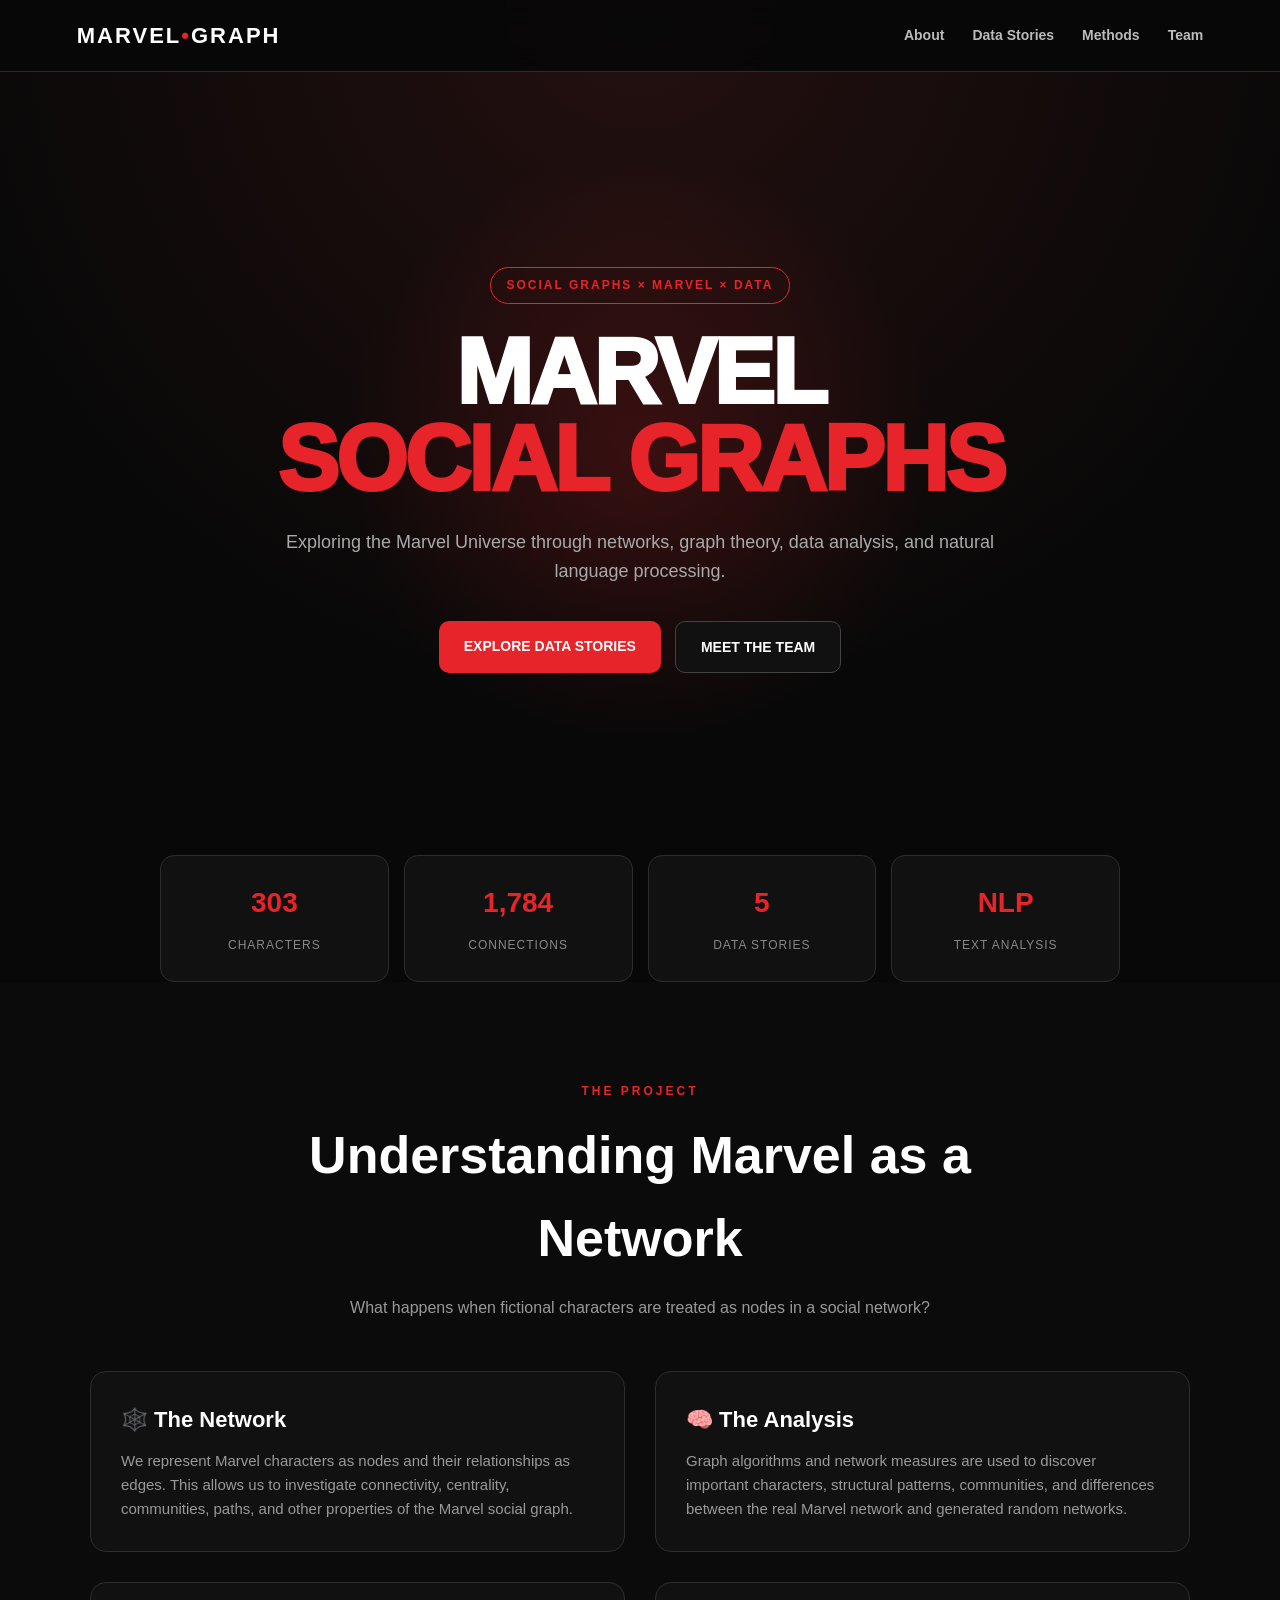
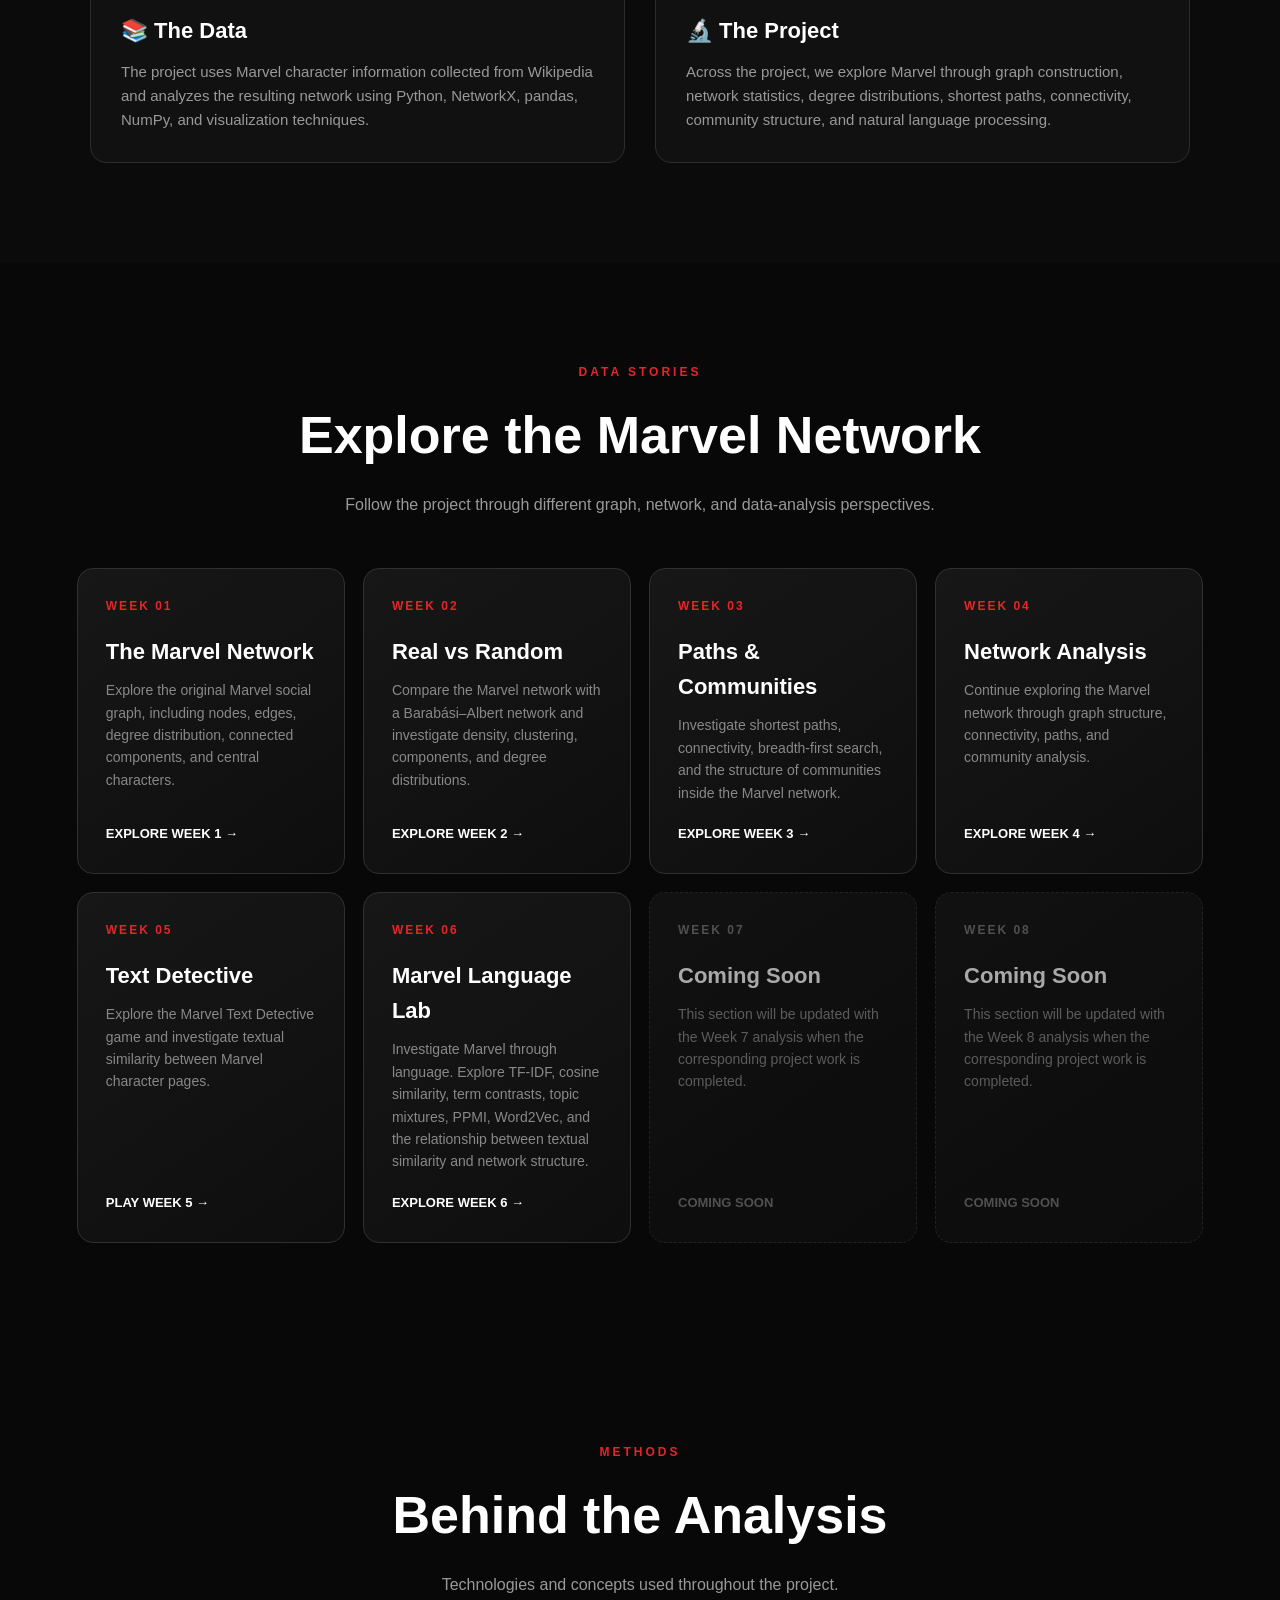
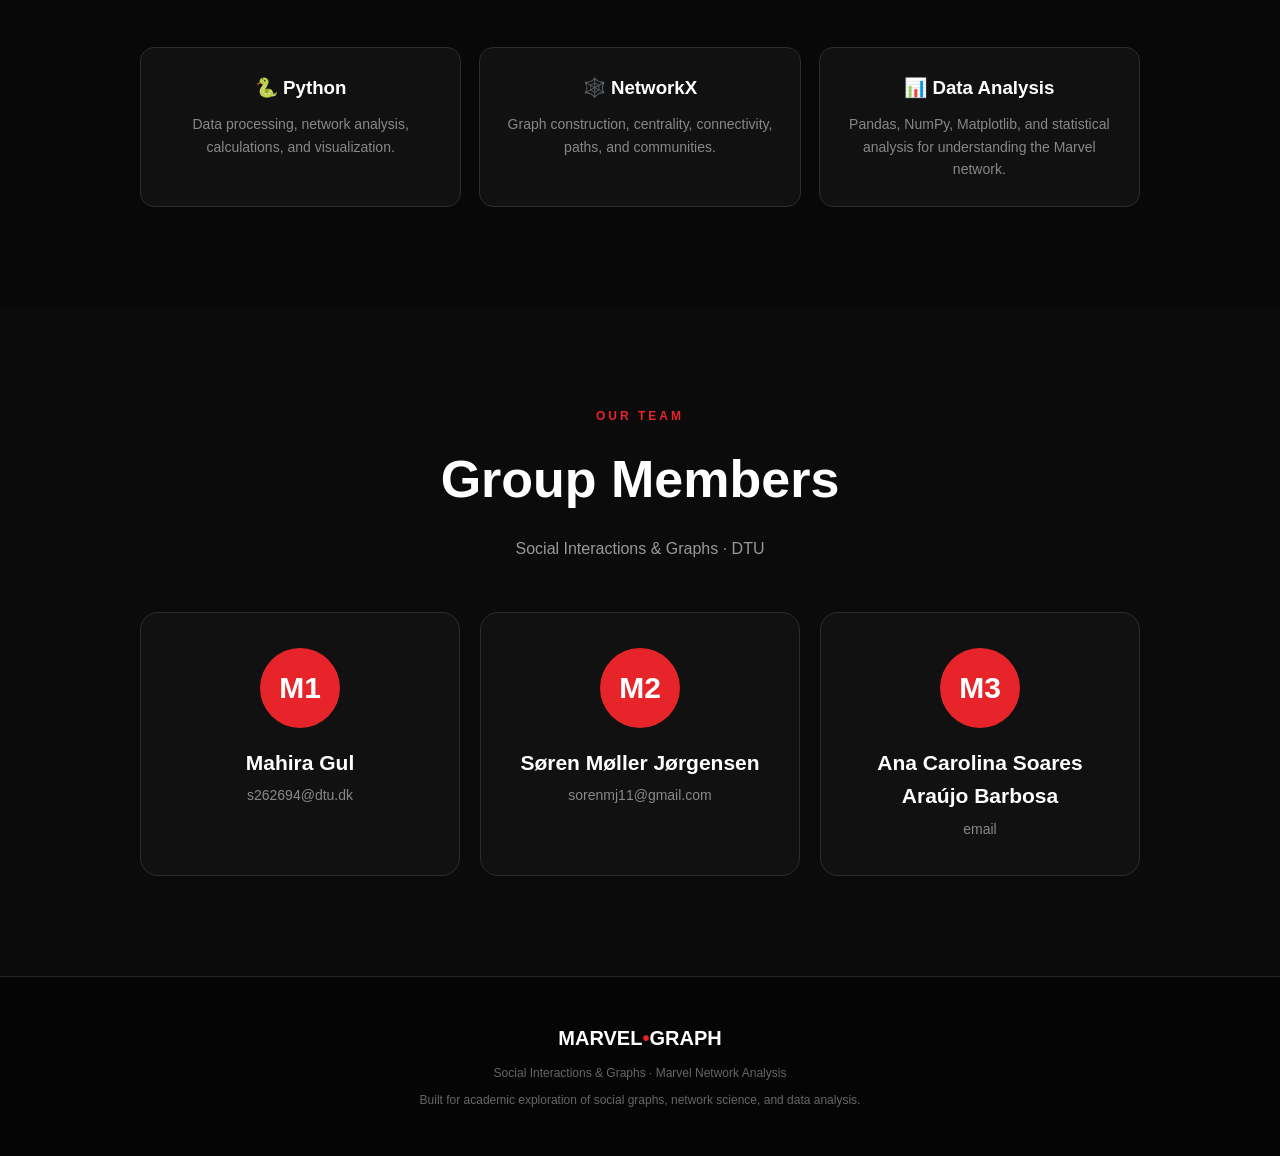
<file: index.html>
<!DOCTYPE html>
<html lang="en">

<head>
    <meta charset="UTF-8">
    <meta name="viewport" content="width=device-width, initial-scale=1.0">

    <title>Marvel Social Graphs</title>

    <style>
        * {
            box-sizing: border-box;
            margin: 0;
            padding: 0;
        }

        html {
            scroll-behavior: smooth;
        }

        body {
            font-family: Arial, Helvetica, sans-serif;
            background: #080808;
            color: #ffffff;
            line-height: 1.6;
        }

        a {
            text-decoration: none;
            color: inherit;
        }

        /* =========================
           NAVIGATION
        ========================= */

        nav {
            position: fixed;
            top: 0;
            left: 0;
            right: 0;
            height: 72px;

            display: flex;
            align-items: center;
            justify-content: space-between;

            padding: 0 6%;

            background: rgba(8, 8, 8, 0.94);
            border-bottom: 1px solid #2c2c2c;

            backdrop-filter: blur(12px);

            z-index: 1000;
        }

        .logo {
            font-size: 22px;
            font-weight: 900;
            letter-spacing: 2px;
        }

        .logo span {
            color: #e62429;
        }

        .nav-links {
            display: flex;
            gap: 28px;
            align-items: center;
        }

        .nav-links a {
            color: #bbbbbb;
            font-size: 14px;
            font-weight: 700;
            transition: 0.2s;
        }

        .nav-links a:hover {
            color: #e62429;
        }

        /* =========================
           HERO
        ========================= */

        .hero {
            min-height: 100vh;

            display: flex;
            align-items: center;
            justify-content: center;

            text-align: center;

            padding: 120px 20px 80px;

            background:
                radial-gradient(circle at center,
                    rgba(230, 36, 41, 0.18),
                    transparent 38%),
                radial-gradient(circle at top,
                    #251010,
                    #080808 65%);
        }

        .hero-content {
            max-width: 1000px;
        }

        .hero-tag {
            display: inline-block;

            padding: 8px 16px;

            border: 1px solid #e62429;
            border-radius: 30px;

            color: #e62429;

            font-size: 12px;
            font-weight: 900;

            letter-spacing: 2px;

            margin-bottom: 25px;
        }

        .hero h1 {
            font-size: clamp(48px, 8vw, 92px);
            line-height: 0.95;
            font-weight: 1000;

            letter-spacing: -3px;

            margin-bottom: 25px;
        }

        .hero h1 span {
            color: #e62429;
        }

        .hero-description {
            max-width: 720px;

            margin: 0 auto 35px;

            color: #aaaaaa;

            font-size: 18px;
        }

        .hero-buttons {
            display: flex;
            justify-content: center;
            gap: 14px;
            flex-wrap: wrap;
        }

        .primary-button,
        .secondary-button {
            padding: 14px 25px;

            border-radius: 10px;

            font-size: 14px;
            font-weight: 900;

            transition: 0.2s;
        }

        .primary-button {
            background: #e62429;
            color: #ffffff;
        }

        .primary-button:hover {
            background: #ff3439;
            transform: translateY(-2px);
        }

        .secondary-button {
            border: 1px solid #444;
            background: #111;
            color: #ffffff;
        }

        .secondary-button:hover {
            border-color: #e62429;
            transform: translateY(-2px);
        }

        /* =========================
           STATS
        ========================= */

        .stats {
            max-width: 1000px;

            margin: -45px auto 0;

            padding: 0 20px;

            position: relative;

            display: grid;
            grid-template-columns: repeat(4, 1fr);

            gap: 15px;
        }

        .stat-card {
            background: #111;

            border: 1px solid #2d2d2d;

            border-radius: 14px;

            padding: 25px 15px;

            text-align: center;
        }

        .stat-number {
            display: block;

            font-size: 28px;

            font-weight: 900;

            color: #e62429;

            margin-bottom: 5px;
        }

        .stat-label {
            color: #888;

            font-size: 12px;

            text-transform: uppercase;

            letter-spacing: 1px;
        }

        /* =========================
           GENERAL SECTION
        ========================= */

        section {
            padding: 100px 6%;
        }

        .section-header {
            max-width: 750px;

            margin: 0 auto 50px;

            text-align: center;
        }

        .section-tag {
            color: #e62429;

            font-size: 12px;

            font-weight: 900;

            letter-spacing: 3px;

            text-transform: uppercase;

            margin-bottom: 12px;
        }

        .section-header h2 {
            font-size: clamp(32px, 5vw, 52px);

            margin-bottom: 15px;

            font-weight: 900;
        }

        .section-header p {
            color: #999;

            font-size: 16px;
        }

        /* =========================
           ABOUT
        ========================= */

        .about {
            background: #0b0b0b;
        }

        .about-grid {
            max-width: 1100px;

            margin: auto;

            display: grid;

            grid-template-columns: 1fr 1fr;

            gap: 30px;
        }

        .about-card {
            padding: 30px;

            background: #111;

            border: 1px solid #2d2d2d;

            border-radius: 16px;
        }

        .about-card h3 {
            font-size: 22px;

            margin-bottom: 12px;
        }

        .about-card p {
            color: #999;

            font-size: 15px;
        }

        .about-card strong {
            color: #ffffff;
        }

        /* =========================
           DATA STORIES
        ========================= */

        .missions {
            background: #080808;
        }

        .mission-grid {
            max-width: 1200px;

            margin: auto;

            display: grid;

            grid-template-columns: repeat(4, 1fr);

            gap: 18px;
        }

        .mission-card {
            position: relative;

            background:
                linear-gradient(145deg,
                    #171717,
                    #0e0e0e);

            border: 1px solid #303030;

            border-radius: 16px;

            padding: 28px;

            min-height: 250px;

            display: flex;
            flex-direction: column;

            transition: 0.25s;
        }

        .mission-card:hover {
            transform: translateY(-7px);

            border-color: #e62429;

            box-shadow:
                0 15px 40px rgba(230, 36, 41, 0.12);
        }

        .mission-number {
            font-size: 12px;

            color: #e62429;

            font-weight: 900;

            letter-spacing: 2px;

            margin-bottom: 18px;
        }

        .mission-card h3 {
            font-size: 22px;

            margin-bottom: 10px;
        }

        .mission-card p {
            color: #888;

            font-size: 14px;

            flex-grow: 1;
        }

        .mission-link {
            margin-top: 20px;

            color: #ffffff;

            font-size: 13px;

            font-weight: 900;
        }

        .mission-card:hover .mission-link {
            color: #e62429;
        }

        /* =========================
           UPCOMING WEEK CARDS
        ========================= */

        .mission-card.upcoming {
            opacity: 0.65;

            border-style: dashed;

            cursor: default;
        }

        .mission-card.upcoming:hover {
            transform: none;

            border-color: #303030;

            box-shadow: none;
        }

        .mission-card.upcoming .mission-number {
            color: #777;
        }

        .mission-card.upcoming .mission-link {
            color: #777;
        }

        /* =========================
           TECHNOLOGY
        ========================= */

        .technology {
            background: #080808;
        }

        .tech-grid {
            max-width: 1000px;

            margin: auto;

            display: grid;

            grid-template-columns: repeat(3, 1fr);

            gap: 18px;
        }

        .tech-card {
            background: #111;

            border: 1px solid #2d2d2d;

            border-radius: 14px;

            padding: 25px;

            text-align: center;
        }

        .tech-card h3 {
            margin-bottom: 10px;
        }

        .tech-card p {
            color: #888;

            font-size: 14px;
        }

        /* =========================
           TEAM
        ========================= */

        .team {
            background: #0b0b0b;
        }

        .team-grid {
            max-width: 1000px;

            margin: auto;

            display: grid;

            grid-template-columns: repeat(3, 1fr);

            gap: 20px;
        }

        .team-card {
            text-align: center;

            padding: 35px 25px;

            background: #111;

            border: 1px solid #2d2d2d;

            border-radius: 18px;

            transition: 0.25s;
        }

        .team-card:hover {
            transform: translateY(-5px);

            border-color: #e62429;
        }

        .team-avatar {
            width: 80px;
            height: 80px;

            margin: 0 auto 18px;

            border-radius: 50%;

            display: flex;

            align-items: center;
            justify-content: center;

            background: #e62429;

            font-size: 30px;

            font-weight: 900;
        }

        .team-card h3 {
            font-size: 21px;

            margin-bottom: 5px;
        }

        .team-card p {
            color: #888;

            font-size: 14px;
        }

        /* =========================
           FOOTER
        ========================= */

        footer {
            padding: 45px 6%;

            border-top: 1px solid #252525;

            background: #050505;

            text-align: center;
        }

        .footer-logo {
            font-size: 20px;

            font-weight: 900;

            margin-bottom: 10px;
        }

        .footer-logo span {
            color: #e62429;
        }

        footer p {
            color: #666;

            font-size: 12px;
        }

        /* =========================
           RESPONSIVE
        ========================= */

        @media (max-width: 1100px) {

            .mission-grid {
                grid-template-columns: repeat(3, 1fr);
            }
        }

        @media (max-width: 900px) {

            .mission-grid {
                grid-template-columns: repeat(2, 1fr);
            }

            .stats {
                grid-template-columns: repeat(2, 1fr);
            }

            .about-grid {
                grid-template-columns: 1fr;
            }

            .tech-grid {
                grid-template-columns: 1fr;
            }

            .team-grid {
                grid-template-columns: 1fr;
            }
        }

        @media (max-width: 600px) {

            nav {
                padding: 0 20px;
            }

            .nav-links {
                display: none;
            }

            section {
                padding: 75px 20px;
            }

            .stats {
                grid-template-columns: 1fr 1fr;

                margin-top: -20px;
            }

            .mission-grid {
                grid-template-columns: 1fr;
            }

            .hero h1 {
                letter-spacing: -2px;
            }
        }
    </style>
</head>

<body>


    <!-- =========================
         NAVIGATION
    ========================= -->

    <nav>

        <a href="#" class="logo">
            MARVEL<span>•</span>GRAPH
        </a>

        <div class="nav-links">

            <a href="#about">
                About
            </a>

            <a href="#missions">
                Data Stories
            </a>

            <a href="#technology">
                Methods
            </a>

            <a href="#team">
                Team
            </a>

        </div>

    </nav>


    <!-- =========================
         HERO
    ========================= -->

    <section class="hero">

        <div class="hero-content">

            <div class="hero-tag">
                SOCIAL GRAPHS × MARVEL × DATA
            </div>

            <h1>
                MARVEL<br>
                <span>SOCIAL GRAPHS</span>
            </h1>

            <p class="hero-description">
                Exploring the Marvel Universe through networks,
                graph theory, data analysis, and natural language
                processing.
            </p>

            <div class="hero-buttons">

                <a href="#missions" class="primary-button">
                    EXPLORE DATA STORIES
                </a>

                <a href="#team" class="secondary-button">
                    MEET THE TEAM
                </a>

            </div>

        </div>

    </section>


    <!-- =========================
         STATS
    ========================= -->

    <div class="stats">

        <div class="stat-card">

            <span class="stat-number">
                303
            </span>

            <span class="stat-label">
                Characters
            </span>

        </div>


        <div class="stat-card">

            <span class="stat-number">
                1,784
            </span>

            <span class="stat-label">
                Connections
            </span>

        </div>


        <div class="stat-card">

            <span class="stat-number">
                5
            </span>

            <span class="stat-label">
                Data Stories
            </span>

        </div>


        <div class="stat-card">

            <span class="stat-number">
                NLP
            </span>

            <span class="stat-label">
                Text Analysis
            </span>

        </div>

    </div>


    <!-- =========================
         ABOUT
    ========================= -->

    <section id="about" class="about">

        <div class="section-header">

            <div class="section-tag">
                THE PROJECT
            </div>

            <h2>
                Understanding Marvel as a Network
            </h2>

            <p>
                What happens when fictional characters are treated
                as nodes in a social network?
            </p>

        </div>


        <div class="about-grid">

            <div class="about-card">

                <h3>
                    🕸️ The Network
                </h3>

                <p>
                    We represent Marvel characters as nodes and
                    their relationships as edges. This allows us
                    to investigate connectivity, centrality,
                    communities, paths, and other properties of
                    the Marvel social graph.
                </p>

            </div>


            <div class="about-card">

                <h3>
                    🧠 The Analysis
                </h3>

                <p>
                    Graph algorithms and network measures are used
                    to discover important characters, structural
                    patterns, communities, and differences between
                    the real Marvel network and generated random
                    networks.
                </p>

            </div>


            <div class="about-card">

                <h3>
                    📚 The Data
                </h3>

                <p>
                    The project uses Marvel character information
                    collected from Wikipedia and analyzes the
                    resulting network using Python, NetworkX,
                    pandas, NumPy, and visualization techniques.
                </p>

            </div>


            <div class="about-card">

                <h3>
                    🔬 The Project
                </h3>

                <p>
                    Across the project, we explore Marvel through
                    graph construction, network statistics,
                    degree distributions, shortest paths,
                    connectivity, community structure, and
                    natural language processing.
                </p>

            </div>

        </div>

    </section>


    <!-- =========================
         DATA STORIES
    ========================= -->

    <section id="missions" class="missions">

        <div class="section-header">

            <div class="section-tag">
                DATA STORIES
            </div>

            <h2>
                Explore the Marvel Network
            </h2>

            <p>
                Follow the project through different graph,
                network, and data-analysis perspectives.
            </p>

        </div>


        <div class="mission-grid">


            <!-- =========================
                 WEEK 1
            ========================= -->

            <a href="week1.html"
               class="mission-card">

                <div class="mission-number">
                    WEEK 01
                </div>

                <h3>
                    The Marvel Network
                </h3>

                <p>
                    Explore the original Marvel social graph,
                    including nodes, edges, degree distribution,
                    connected components, and central characters.
                </p>

                <div class="mission-link">
                    EXPLORE WEEK 1 →
                </div>

            </a>


            <!-- =========================
                 WEEK 2
            ========================= -->

            <a href="week2/index.html"
               class="mission-card">

                <div class="mission-number">
                    WEEK 02
                </div>

                <h3>
                    Real vs Random
                </h3>

                <p>
                    Compare the Marvel network with a
                    Barabási–Albert network and investigate
                    density, clustering, components, and
                    degree distributions.
                </p>

                <div class="mission-link">
                    EXPLORE WEEK 2 →
                </div>

            </a>


            <!-- =========================
                 WEEK 3
            ========================= -->

            <a href="week3/index.html"
               class="mission-card">

                <div class="mission-number">
                    WEEK 03
                </div>

                <h3>
                    Paths & Communities
                </h3>

                <p>
                    Investigate shortest paths, connectivity,
                    breadth-first search, and the structure
                    of communities inside the Marvel network.
                </p>

                <div class="mission-link">
                    EXPLORE WEEK 3 →
                </div>

            </a>


            <!-- =========================
                 WEEK 4
                 COMMUNITY
            ========================= -->

            <a href="week%204/index.html"
               class="mission-card">

                <div class="mission-number">
                    WEEK 04
                </div>

                <h3>
                    Network Analysis
                </h3>

                <p>
                    Continue exploring the Marvel network
                    through graph structure, connectivity,
                    paths, and community analysis.
                </p>

                <div class="mission-link">
                    EXPLORE WEEK 4 →
                </div>

            </a>


            <!-- =========================
                 WEEK 5
                 TEXT DETECTIVE
            ========================= -->

            <a href="week5/index.html"
               class="mission-card">

                <div class="mission-number">
                    WEEK 05
                </div>

                <h3>
                    Text Detective
                </h3>

                <p>
                    Explore the Marvel Text Detective game
                    and investigate textual similarity between
                    Marvel character pages.
                </p>

                <div class="mission-link">
                    PLAY WEEK 5 →
                </div>

            </a>


            <!-- =========================
                 WEEK 6
                 STATIC FOR NOW
            ========================= -->
           <a href="week6/index.html"
               class="mission-card">
  

            <div class="mission-number">
        WEEK 06
    </div>

    <h3>
        Marvel Language Lab
    </h3>

    <p>
        Investigate Marvel through language. Explore
        TF-IDF, cosine similarity, term contrasts,
        topic mixtures, PPMI, Word2Vec, and the
        relationship between textual similarity and
        network structure.
    </p>

    <div class="mission-link">
        EXPLORE WEEK 6 →
    </div>

</a>


            <!-- =========================
                 WEEK 7
                 STATIC FOR NOW
            ========================= -->

            <div class="mission-card upcoming">

                <div class="mission-number">
                    WEEK 07
                </div>

                <h3>
                    Coming Soon
                </h3>

                <p>
                    This section will be updated with the
                    Week 7 analysis when the corresponding
                    project work is completed.
                </p>

                <div class="mission-link">
                    COMING SOON
                </div>

            </div>


            <!-- =========================
                 WEEK 8
                 STATIC FOR NOW
            ========================= -->

            <div class="mission-card upcoming">

                <div class="mission-number">
                    WEEK 08
                </div>

                <h3>
                    Coming Soon
                </h3>

                <p>
                    This section will be updated with the
                    Week 8 analysis when the corresponding
                    project work is completed.
                </p>

                <div class="mission-link">
                    COMING SOON
                </div>

            </div>


        </div>

    </section>


    <!-- =========================
         TECHNOLOGY
    ========================= -->

    <section id="technology" class="technology">

        <div class="section-header">

            <div class="section-tag">
                METHODS
            </div>

            <h2>
                Behind the Analysis
            </h2>

            <p>
                Technologies and concepts used throughout the
                project.
            </p>

        </div>


        <div class="tech-grid">

            <div class="tech-card">

                <h3>
                    🐍 Python
                </h3>

                <p>
                    Data processing, network analysis,
                    calculations, and visualization.
                </p>

            </div>


            <div class="tech-card">

                <h3>
                    🕸️ NetworkX
                </h3>

                <p>
                    Graph construction, centrality,
                    connectivity, paths, and communities.
                </p>

            </div>


            <div class="tech-card">

                <h3>
                    📊 Data Analysis
                </h3>

                <p>
                    Pandas, NumPy, Matplotlib, and statistical
                    analysis for understanding the Marvel network.
                </p>

            </div>

        </div>

    </section>


    <!-- =========================
         TEAM
    ========================= -->

    <section id="team" class="team">

        <div class="section-header">

            <div class="section-tag">
                OUR TEAM
            </div>

            <h2>
                Group Members
            </h2>

            <p>
                Social Interactions & Graphs · DTU
            </p>

        </div>


        <div class="team-grid">


            <!-- MEMBER 1 -->

            <div class="team-card">

                <div class="team-avatar">
                    M1
                </div>

                <h3>
                    Mahira Gul
                </h3>

                <p>
                    s262694@dtu.dk
                </p>

            </div>


            <!-- MEMBER 2 -->

            <div class="team-card">

                <div class="team-avatar">
                    M2
                </div>

                <h3>
                   Søren Møller Jørgensen
                </h3>

                <p>
                    sorenmj11@gmail.com
                </p>

            </div>


            <!-- MEMBER 3 -->

            <div class="team-card">

                <div class="team-avatar">
                    M3
                </div>

                <h3>
                    Ana Carolina Soares Araújo Barbosa
                </h3>

                <p>
                    email
                </p>

            </div>


        </div>

    </section>


    <!-- =========================
         FOOTER
    ========================= -->

    <footer>

        <div class="footer-logo">
            MARVEL<span>•</span>GRAPH
        </div>

        <p>
            Social Interactions & Graphs · Marvel Network Analysis
        </p>

        <p style="margin-top:8px;">
            Built for academic exploration of social graphs,
            network science, and data analysis.
        </p>

    </footer>


</body>

</html>
</file>
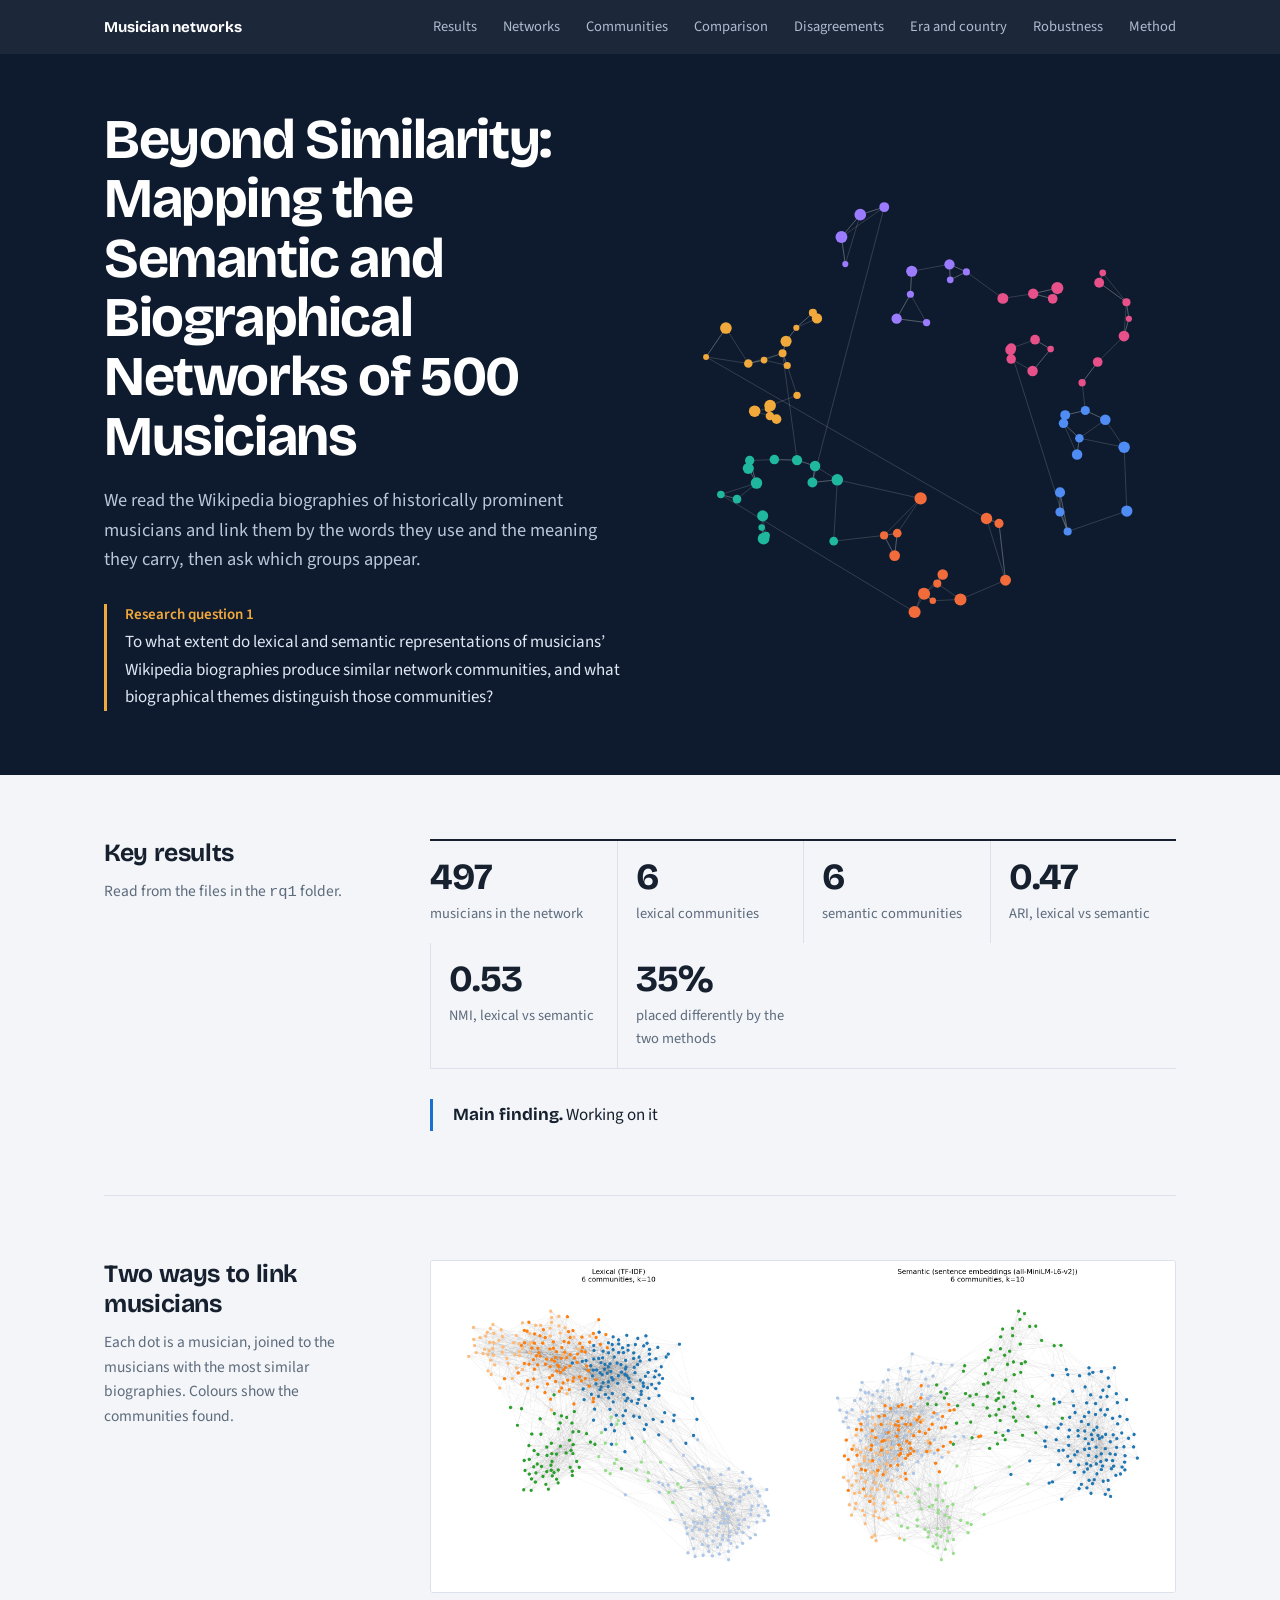
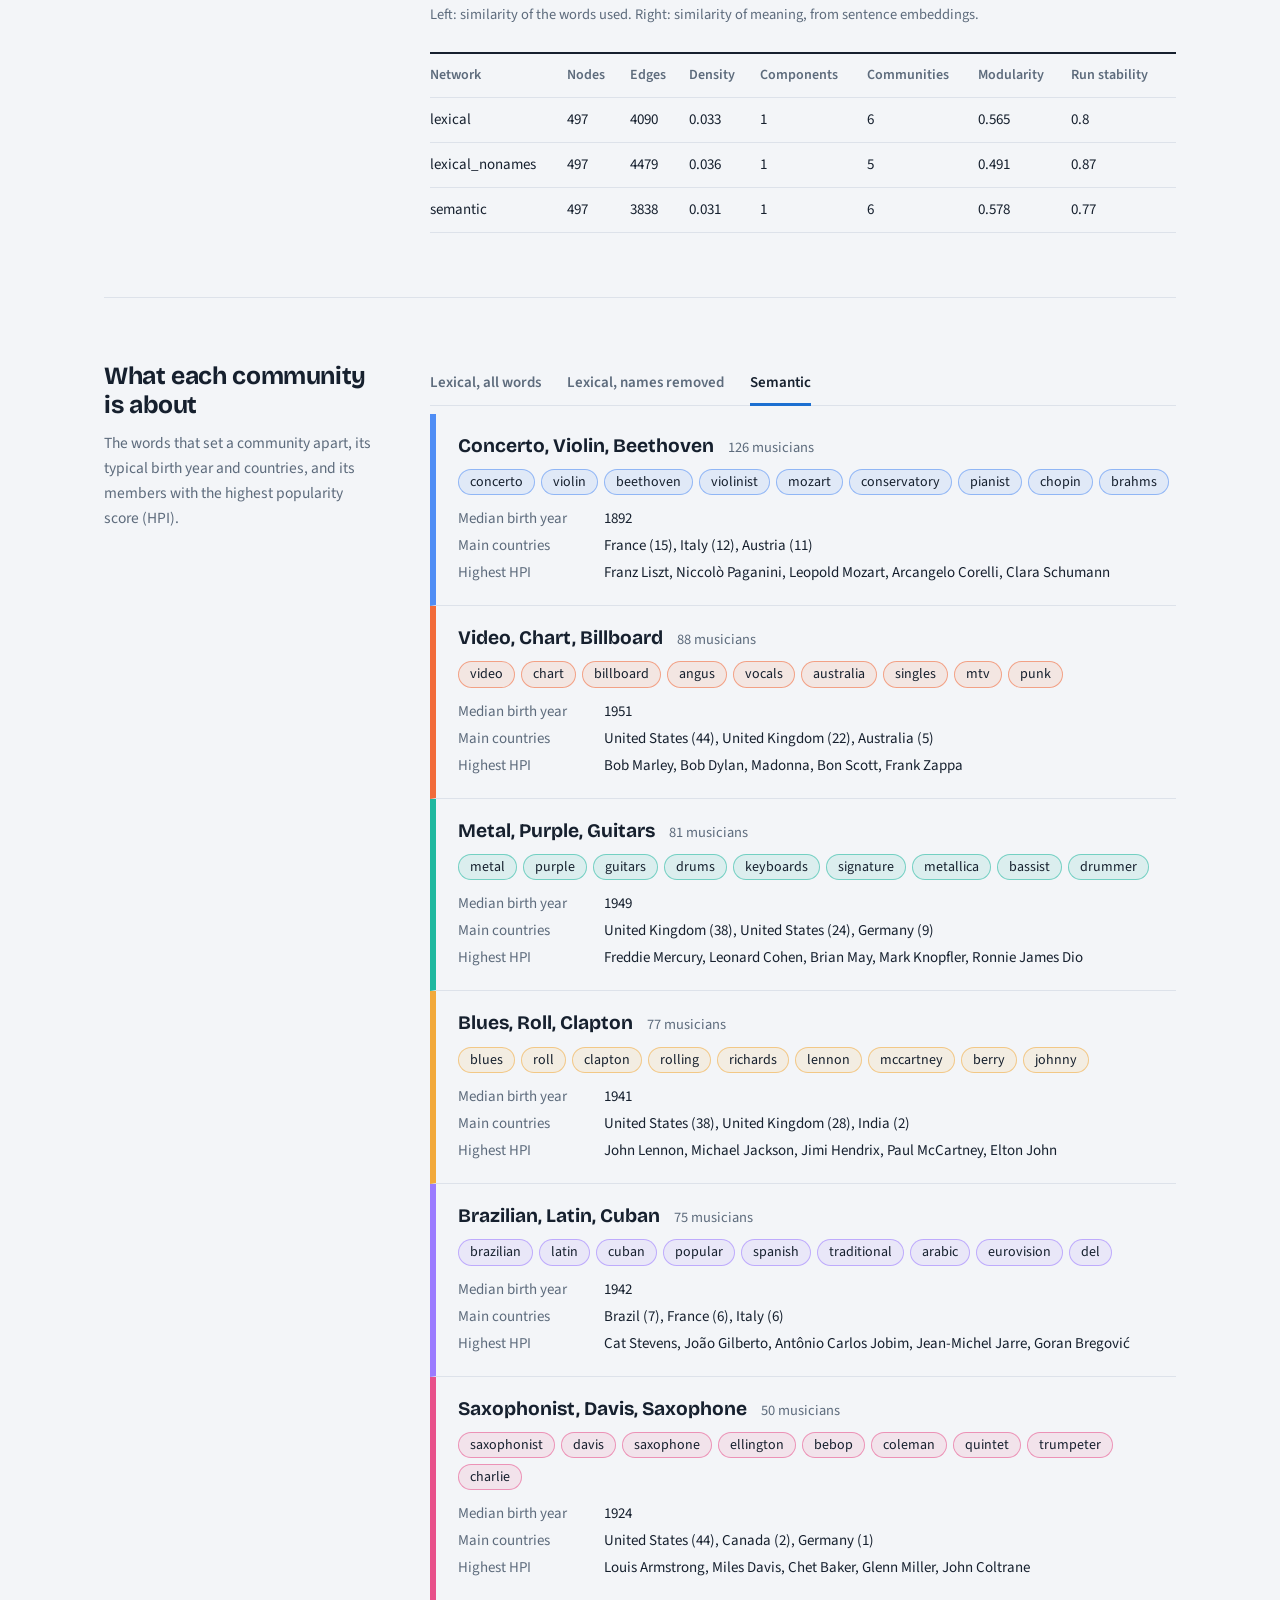
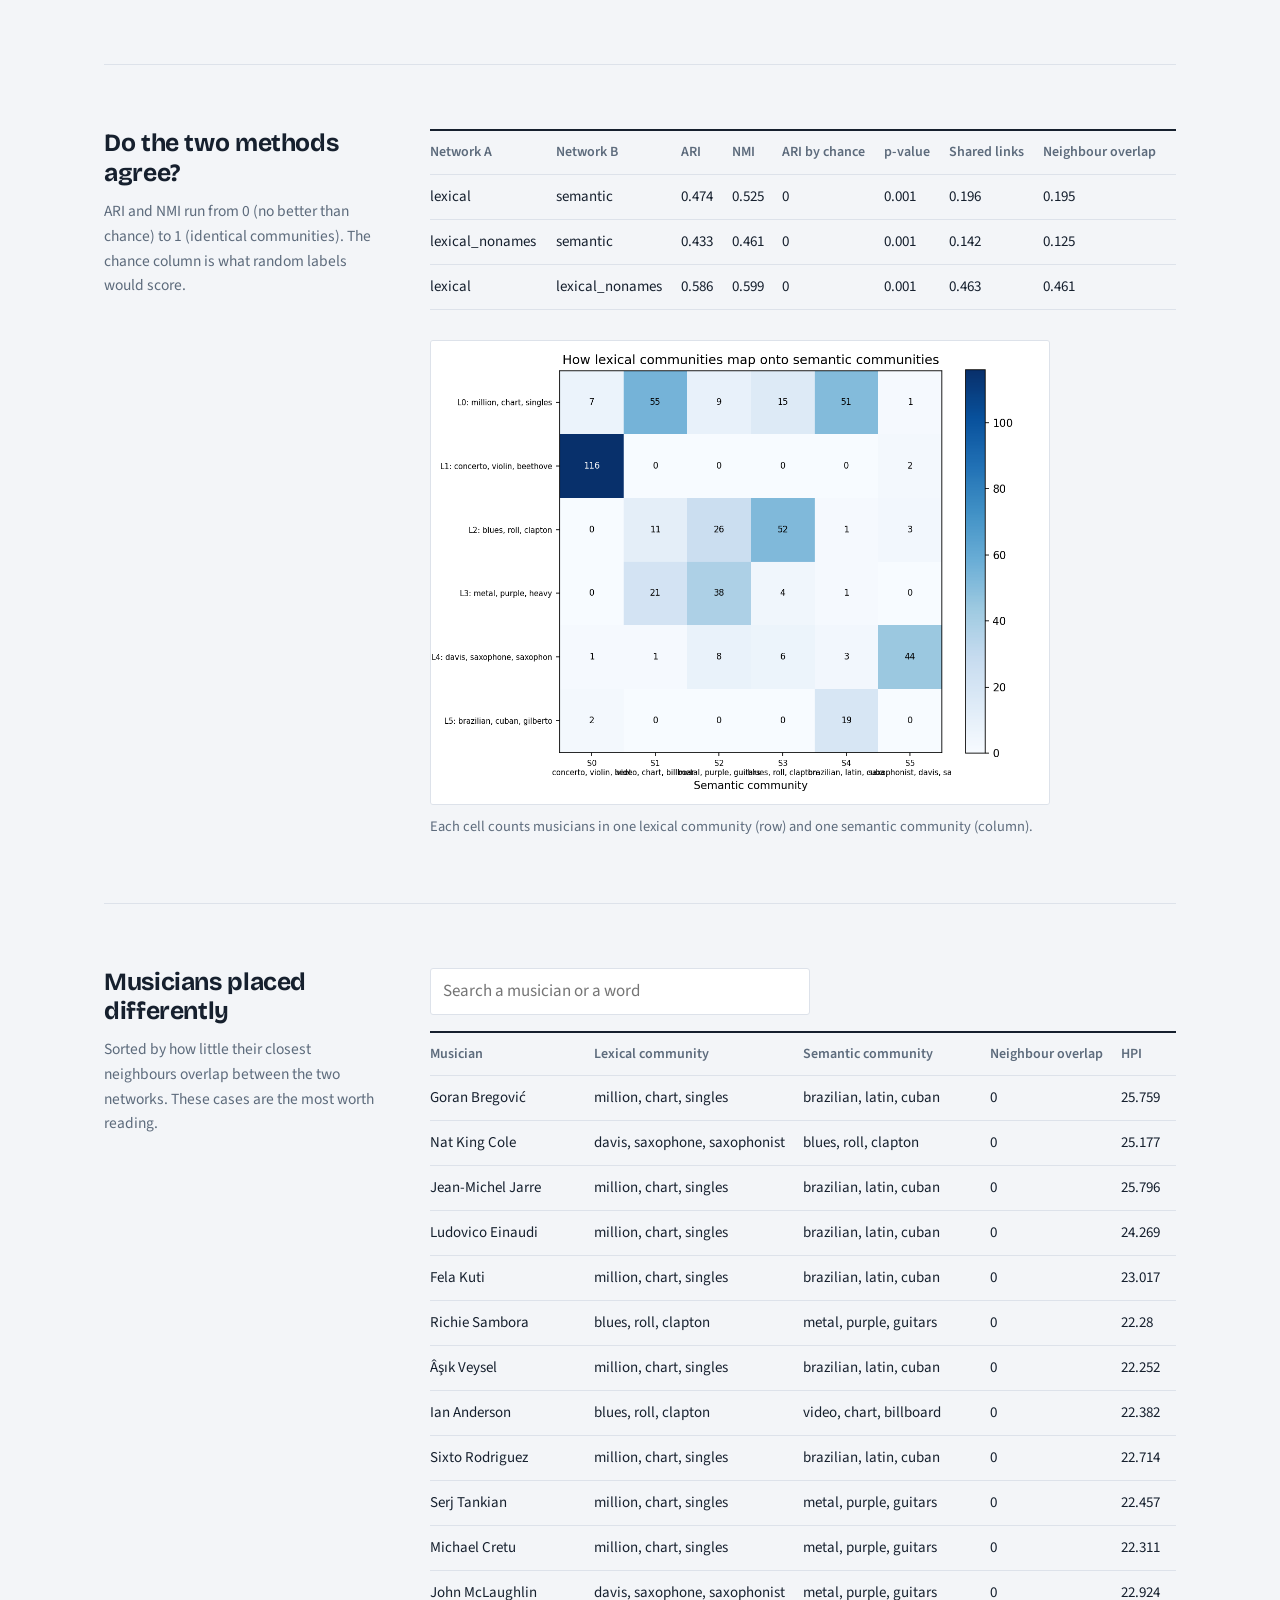
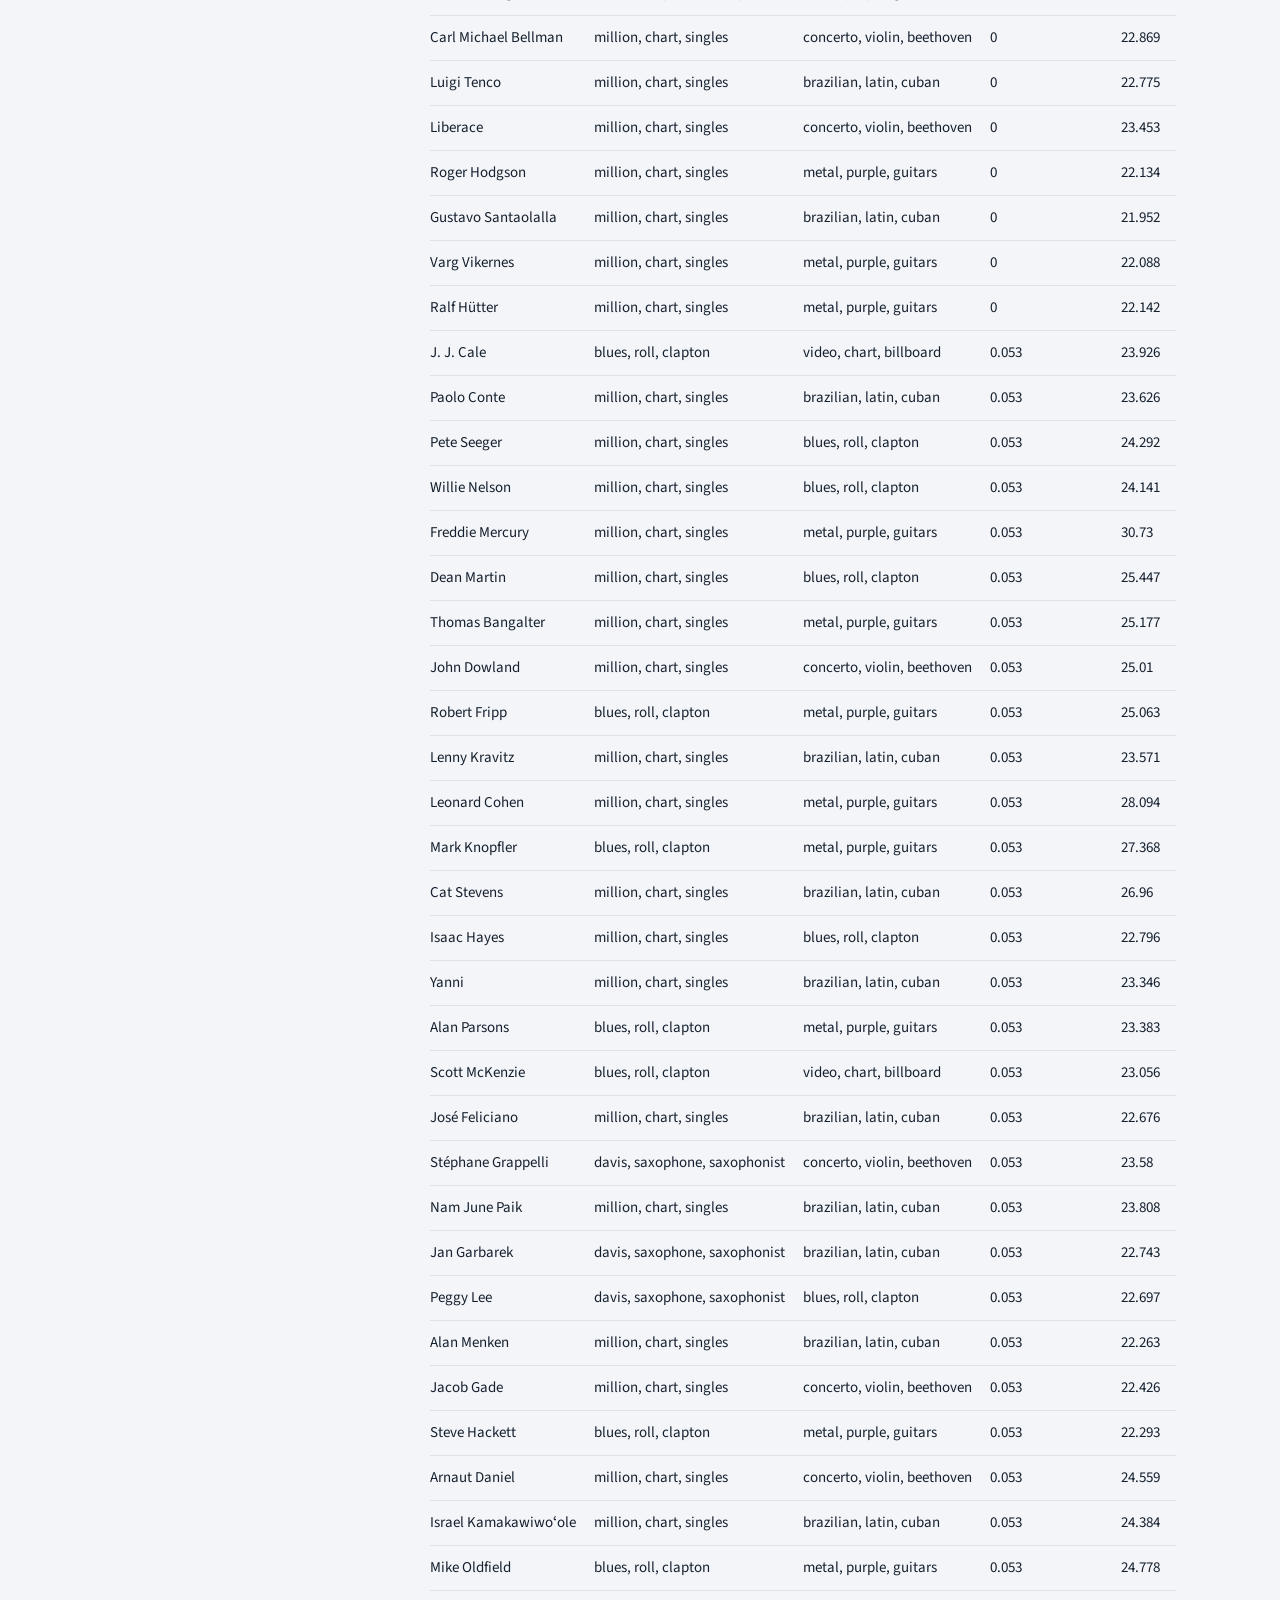
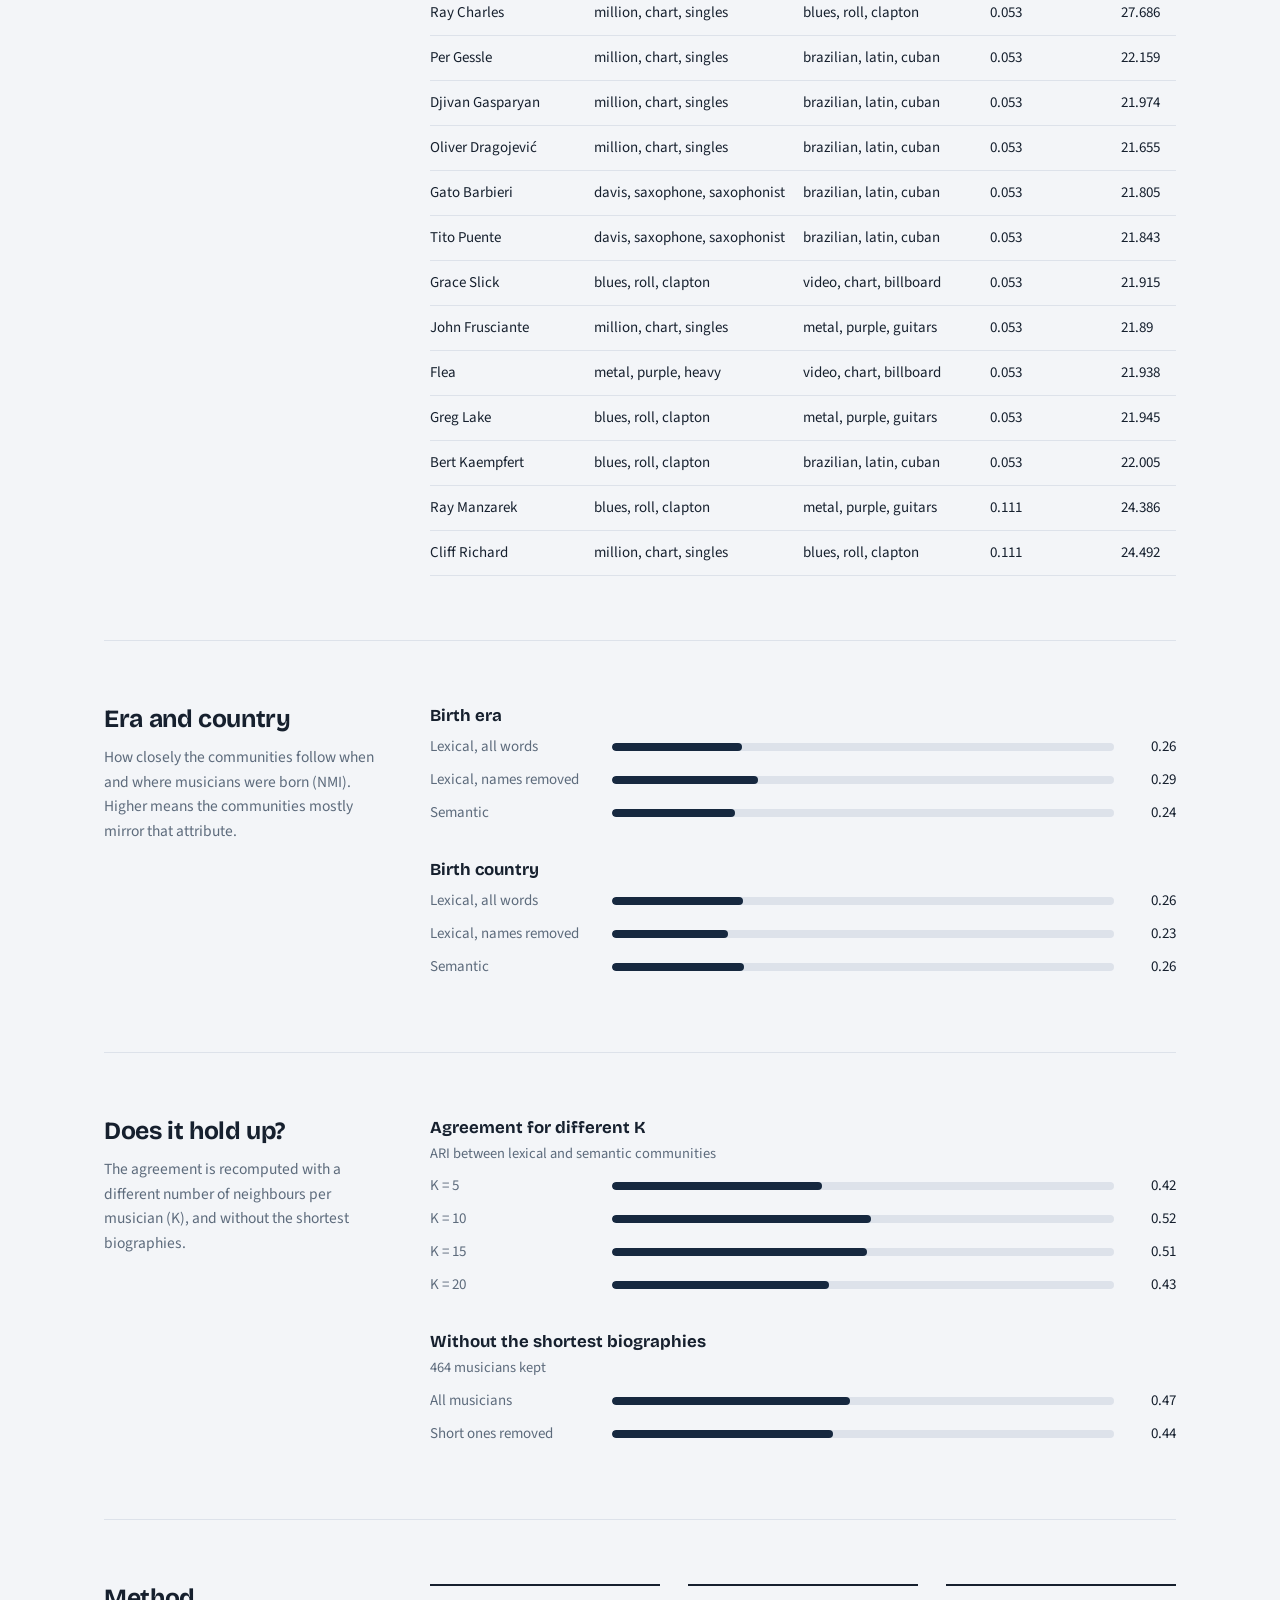
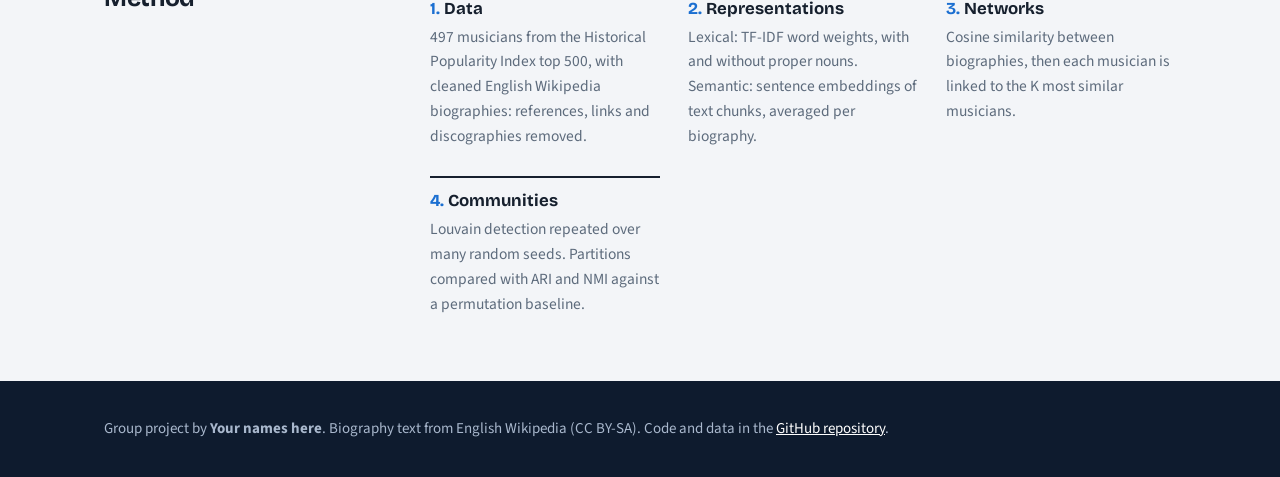
<file: Music_Project/index.html>
<!DOCTYPE html>
<html lang="en">
<head>
<meta charset="utf-8">
<meta name="viewport" content="width=device-width, initial-scale=1">
<title>Beyond Similarity: Mapping the Semantic and Biographical Networks of 500 Musicians</title>
<link rel="preconnect" href="https://fonts.googleapis.com">
<link rel="preconnect" href="https://fonts.gstatic.com" crossorigin>
<link href="https://fonts.googleapis.com/css2?family=Bricolage+Grotesque:opsz,wght@12..96,500;12..96,700&family=Source+Sans+3:wght@400;600&display=swap" rel="stylesheet">
<style>
:root{--navy:#0e1b2e;--navy2:#16283f;--paper:#f3f5f8;--card:#fff;--ink:#16202e;--mute:#5d6b7c;--line:#dde2ea;--acc:#1b6fd1;
--disp:"Bricolage Grotesque","Segoe UI",system-ui,sans-serif;--body:"Source Sans 3","Segoe UI",system-ui,sans-serif}
@media (prefers-color-scheme:dark){:root{--paper:#0b131f;--card:#121e2f;--ink:#e8edf4;--mute:#97a5b8;--line:#223249;--acc:#6aa8ff}}
*{box-sizing:border-box}html{scroll-behavior:smooth;scroll-padding-top:70px}
@media (prefers-reduced-motion:reduce){html{scroll-behavior:auto}*{animation:none!important}}
body{margin:0;background:var(--paper);color:var(--ink);font:17px/1.6 var(--body)}
a{color:var(--acc)}
:focus-visible{outline:2px solid var(--acc);outline-offset:2px;border-radius:2px}
.wrap{max-width:1120px;margin:0 auto;padding:0 24px}
nav{position:sticky;top:0;z-index:10;background:rgba(14,27,46,.94);backdrop-filter:blur(8px)}
nav .wrap{display:flex;align-items:center;gap:26px;height:54px;overflow-x:auto;white-space:nowrap}
nav b{font:700 15px var(--disp);color:#fff;margin-right:auto}
nav a{color:#aebbd0;text-decoration:none;font-size:14.5px}nav a:hover{color:#fff}
.hero{background:var(--navy);color:#fff;overflow:hidden}
.hero .wrap{display:grid;grid-template-columns:1.05fr 1fr;gap:36px;align-items:center;padding-top:56px;padding-bottom:64px}
h1{font:700 clamp(2.1rem,4.6vw,3.5rem)/1.06 var(--disp);letter-spacing:-.025em;margin:0 0 20px}
.lead{color:#b9c6d9;font-size:1.15rem;max-width:520px;margin:0}
.rq{margin-top:30px;padding-left:18px;border-left:3px solid #f2a93b;max-width:520px;color:#dfe7f3}
.rq b{display:block;font:600 15px var(--body);color:#f2a93b;margin-bottom:4px}
#const{width:100%;height:auto;animation:fade 1.6s ease both}
@keyframes fade{from{opacity:0}to{opacity:1}}
.sec{display:grid;grid-template-columns:270px 1fr;gap:56px;padding:64px 0;border-top:1px solid var(--line)}
.sec:first-of-type{border-top:0}
.side h2{font:700 1.55rem/1.2 var(--disp);letter-spacing:-.015em;margin:0 0 10px}
.side p{color:var(--mute);margin:0;font-size:15.5px}
.side{align-self:start;position:sticky;top:78px}.sec>div{min-width:0}
.band{display:grid;grid-template-columns:repeat(auto-fit,minmax(150px,1fr));border-top:2px solid var(--ink);border-bottom:1px solid var(--line)}
.stat{padding:18px 18px 18px 0}.stat+.stat{padding-left:18px;border-left:1px solid var(--line)}
.stat .n{font:700 2.3rem/1 var(--disp);letter-spacing:-.02em}.stat .l{color:var(--mute);font-size:14.5px;margin-top:6px}
.finding{margin-top:30px;padding:2px 0 2px 20px;border-left:3px solid var(--acc);max-width:640px}
.finding b{font-family:var(--disp)}
.tabs{display:flex;gap:26px;border-bottom:1px solid var(--line);margin-bottom:8px}
button.tab{font:600 15px var(--body);color:var(--mute);background:none;border:0;border-bottom:3px solid transparent;padding:10px 0;margin-bottom:-1px;cursor:pointer}
button.tab.on{color:var(--ink);border-bottom-color:var(--acc)}
.crow{border-left:6px solid var(--c);padding:20px 0 20px 22px;border-bottom:1px solid var(--line)}
.crow:last-child{border-bottom:0}
.chead{display:flex;align-items:baseline;gap:14px;flex-wrap:wrap}
.chead h3{font:700 1.2rem var(--disp);margin:0;text-transform:capitalize}
.chead span{color:var(--mute);font-size:14.5px}
.chips{display:flex;flex-wrap:wrap;gap:6px;margin:10px 0 12px}
.chip{border:1px solid color-mix(in srgb,var(--c) 55%,transparent);background:color-mix(in srgb,var(--c) 11%,transparent);border-radius:99px;padding:1px 11px;font-size:14px}
dl{display:grid;grid-template-columns:130px 1fr;gap:3px 16px;margin:0;font-size:15px}
dt{color:var(--mute)}dd{margin:0}
img{max-width:100%;display:block;border:1px solid var(--line);border-radius:3px;background:#fff}
figcaption{color:var(--mute);font-size:14.5px;margin-top:10px;max-width:640px}
.tw{overflow-x:auto;border-top:2px solid var(--ink)}
table{border-collapse:collapse;width:100%;font-size:15px}
th,td{padding:10px 18px 10px 0;text-align:left;border-bottom:1px solid var(--line);white-space:nowrap}
th{font-weight:600;color:var(--mute);font-size:14px}
input[type=search]{font:inherit;width:100%;max-width:380px;padding:9px 12px;border:1px solid var(--line);border-radius:3px;background:var(--card);color:var(--ink);margin-bottom:16px}
.bar{display:grid;grid-template-columns:170px 1fr 50px;align-items:center;gap:12px;margin:9px 0;font-size:15px}
.bar .trk{background:var(--line);height:8px;border-radius:99px;overflow:hidden}.bar .fill{display:block;height:100%;background:var(--navy2);border-radius:99px}
@media (prefers-color-scheme:dark){.bar .fill{background:var(--acc)}}
.bar .val{text-align:right;font-variant-numeric:tabular-nums}
.bar .lab{color:var(--mute)}
.pane+.pane{margin-top:34px}.pane h3{font:700 1.05rem var(--disp);margin:0 0 4px}.pane .m{color:var(--mute);font-size:14.5px;margin-bottom:8px}
.steps{display:grid;grid-template-columns:repeat(auto-fit,minmax(220px,1fr));gap:28px;counter-reset:s}
.steps div{counter-increment:s;border-top:2px solid var(--ink);padding-top:12px}
.steps h3{font:700 1.05rem var(--disp);margin:0 0 6px}.steps h3:before{content:counter(s)". ";color:var(--acc)}
.steps p{margin:0;font-size:15.5px;color:var(--mute)}
.miss{color:#b4540a;font-size:15px;padding:12px 16px;border:1px dashed #b4540a;border-radius:3px}
footer{background:var(--navy);color:#a9b8cd;padding:36px 0;font-size:15px}footer a{color:#fff}
@media (max-width:860px){.hero .wrap{grid-template-columns:1fr}.sec{grid-template-columns:1fr;gap:22px}.side{position:static}dl{grid-template-columns:1fr}.bar{grid-template-columns:110px 1fr 44px}}
</style>
</head>
<body>
<nav><div class="wrap"><b>Musician networks</b><a href="#results">Results</a><a href="#networks">Networks</a><a href="#communities">Communities</a><a href="#compare">Comparison</a><a href="#disagree">Disagreements</a><a href="#confounds">Era and country</a><a href="#robust">Robustness</a><a href="#method">Method</a></div></nav>

<header class="hero"><div class="wrap">
<div>
<h1>Beyond Similarity: Mapping the Semantic and Biographical Networks of 500 Musicians</h1>
<p class="lead">We read the Wikipedia biographies of historically prominent musicians and link them by the words they use and the meaning they carry, then ask which groups appear.</p>
<div class="rq"><b>Research question 1</b>To what extent do lexical and semantic representations of musicians’ Wikipedia biographies produce similar network communities, and what biographical themes distinguish those communities?</div>
</div>
<svg id="const" viewBox="65 35 510 450" role="img" aria-label="Decorative network of musicians grouped into communities"></svg>
</div></header>

<main class="wrap">
<section class="sec" id="results"><div class="side"><h2>Key results</h2><p>Read from the files in the <code>rq1</code> folder.</p></div>
<div><div class="band" id="stats"></div>
<div class="finding"><b>Main finding.</b> Working on it</div></div></section>

<section class="sec" id="networks"><div class="side"><h2>Two ways to link musicians</h2><p>Each dot is a musician, joined to the musicians with the most similar biographies. Colours show the communities found.</p></div>
<div><figure style="margin:0"><img id="img-net" alt="Lexical and semantic networks side by side" loading="lazy"><figcaption>Left: similarity of the words used. Right: similarity of meaning, from sentence embeddings.</figcaption></figure>
<div style="height:26px"></div><div class="tw" id="quality"></div></div></section>

<section class="sec" id="communities"><div class="side"><h2>What each community is about</h2><p>The words that set a community apart, its typical birth year and countries, and its members with the highest popularity score (HPI).</p></div>
<div><div class="tabs" id="tabs"></div><div id="comm"></div></div></section>

<section class="sec" id="compare"><div class="side"><h2>Do the two methods agree?</h2><p>ARI and NMI run from 0 (no better than chance) to 1 (identical communities). The chance column is what random labels would score.</p></div>
<div><div class="tw" id="comp"></div><div style="height:30px"></div>
<figure style="margin:0;max-width:620px"><img id="img-cont" alt="Heatmap of lexical versus semantic communities" loading="lazy"><figcaption>Each cell counts musicians in one lexical community (row) and one semantic community (column).</figcaption></figure></div></section>

<section class="sec" id="disagree"><div class="side"><h2>Musicians placed differently</h2><p>Sorted by how little their closest neighbours overlap between the two networks. These cases are the most worth reading.</p></div>
<div><input type="search" id="q" placeholder="Search a musician or a word" aria-label="Search musicians"><div class="tw" id="dis"></div></div></section>

<section class="sec" id="confounds"><div class="side"><h2>Era and country</h2><p>How closely the communities follow when and where musicians were born (NMI). Higher means the communities mostly mirror that attribute.</p></div>
<div id="conf"></div></section>

<section class="sec" id="robust"><div class="side"><h2>Does it hold up?</h2><p>The agreement is recomputed with a different number of neighbours per musician (K), and without the shortest biographies.</p></div>
<div><div class="pane" id="rk"></div><div class="pane" id="rs"></div></div></section>

<section class="sec" id="method"><div class="side"><h2>Method</h2></div>
<div class="steps">
<div><h3>Data</h3><p>497 musicians from the Historical Popularity Index top 500, with cleaned English Wikipedia biographies: references, links and discographies removed.</p></div>
<div><h3>Representations</h3><p>Lexical: TF-IDF word weights, with and without proper nouns. Semantic: sentence embeddings of text chunks, averaged per biography.</p></div>
<div><h3>Networks</h3><p>Cosine similarity between biographies, then each musician is linked to the K most similar musicians.</p></div>
<div><h3>Communities</h3><p>Louvain detection repeated over many random seeds. Partitions compared with ARI and NMI against a permutation baseline.</p></div>
</div></section>
</main>

<footer><div class="wrap">Group project by <b>Your names here</b>. Biography text from English Wikipedia (CC BY-SA). Code and data in the <a href="https://github.com/YOUR_USERNAME/YOUR_REPO">GitHub repository</a>.</div></footer>

<script>
const DATA="rq1/";
const PAL=["#4f8df5","#f26b3a","#1fb89f","#f2a93b","#9b7bff","#e8508a","#8fb339","#7d8aa0"];
const $=id=>document.getElementById(id);
const esc=s=>String(s??"").replace(/[&<>"]/g,c=>({"&":"&amp;","<":"&lt;",">":"&gt;",'"':"&quot;"}[c]));

// decorative constellation (seeded, so it looks the same every time)
(function(){
  let s=7;const R=()=>(s=(s*16807)%2147483647)/2147483647;
  const svg=$("const"),C=6,pts=[];let out="";
  for(let c=0;c<C;c++){
    const a=c/C*6.283+.4,cx=320+175*Math.cos(a),cy=260+150*Math.sin(a),n=11+Math.floor(R()*7);
    for(let i=0;i<n;i++){const r=Math.sqrt(R())*68,t=R()*6.283;pts.push({x:cx+r*Math.cos(t),y:cy+r*Math.sin(t),c})}
  }
  const E=[];
  pts.forEach((p,i)=>{
    pts.map((q,j)=>({j,d:(p.x-q.x)**2+(p.y-q.y)**2})).filter(o=>o.j!==i).sort((a,b)=>a.d-b.d).slice(0,2).forEach(o=>E.push([i,o.j]));
    if(R()<.07){const j=Math.floor(R()*pts.length);if(pts[j].c!==p.c)E.push([i,j])}
  });
  E.forEach(([i,j])=>out+=`<line x1="${pts[i].x.toFixed(1)}" y1="${pts[i].y.toFixed(1)}" x2="${pts[j].x.toFixed(1)}" y2="${pts[j].y.toFixed(1)}" stroke="#fff" stroke-opacity=".16"/>`);
  pts.forEach(p=>out+=`<circle cx="${p.x.toFixed(1)}" cy="${p.y.toFixed(1)}" r="${(3+R()*3.2).toFixed(1)}" fill="${PAL[p.c]}"/>`);
  svg.innerHTML=out;
})();

function parseCSV(t){
  const rows=[];let r=[],f="",q=false;
  for(let i=0;i<t.length;i++){const c=t[i];
    if(q){if(c==='"'){if(t[i+1]==='"'){f+='"';i++}else q=false}else f+=c}
    else if(c==='"')q=true;
    else if(c===","){r.push(f);f=""}
    else if(c==="\n"){r.push(f);rows.push(r);r=[];f=""}
    else if(c!=="\r")f+=c;
  }
  if(f!==""||r.length){r.push(f);rows.push(r)}
  const h=rows.shift();
  return rows.filter(x=>x.length>1).map(x=>Object.fromEntries(h.map((k,i)=>[k||"index",x[i]])));
}
async function load(name){try{const r=await fetch(DATA+name);if(!r.ok)throw 0;return parseCSV(await r.text())}catch(e){return null}}
const missing=(el,name)=>{el.innerHTML=`<div class="miss">Could not load <code>${DATA}${name}</code>. Upload it to the <code>rq1</code> folder of the repository.</div>`};
const HEAD={name:"Musician",lex_community_label:"Lexical community",sem_community_label:"Semantic community",neighbour_jaccard_lex_sem:"Neighbour overlap",hpi_raw:"HPI",ARI_chance_mean:"ARI by chance",permutation_p:"p-value",network_A:"Network A",network_B:"Network B",edge_jaccard:"Shared links",mean_neighbour_jaccard:"Neighbour overlap",louvain_stability_ari:"Run stability"};
const head=c=>HEAD[c]||(c.replace(/_/g," ").replace(/^./,x=>x.toUpperCase()));
function table(rows,cols,limit){
  cols=cols||Object.keys(rows[0]);
  return `<table><thead><tr>${cols.map(c=>`<th>${esc(head(c))}</th>`).join("")}</tr></thead><tbody>${
    rows.slice(0,limit||rows.length).map(r=>`<tr>${cols.map(c=>`<td>${esc(isNaN(r[c])||r[c]===""?r[c]:+(+r[c]).toFixed(3))}</td>`).join("")}</tr>`).join("")}</tbody></table>`;
}
const bars=(items,max)=>items.map(([l,v])=>`<div class="bar"><span class="lab">${esc(l)}</span><span class="trk"><span class="fill" style="width:${Math.max(0,Math.min(100,v/max*100))}%"></span></span><span class="val">${(+v).toFixed(2)}</span></div>`).join("");

$("img-net").src=DATA+"networks_side_by_side.png";
$("img-cont").src=DATA+"contingency_lexical_vs_semantic.png";
["img-net","img-cont"].forEach(id=>$(id).onerror=function(){this.replaceWith(Object.assign(document.createElement("div"),{className:"miss",textContent:"Image not found in the rq1 folder."}))});

(async()=>{
  const [qual,comp,nodes,dis,conf,rk,rs]=await Promise.all(
    ["network_quality.csv","comparison_summary.csv","rq1_nodes.csv","rq1_disagreements.csv","communities_vs_era_country.csv","robustness_k.csv","robustness_short_bios.csv"].map(load));

  const S=[];
  if(nodes)S.push([nodes.length,"musicians in the network"]);
  if(qual){const lx=qual.find(r=>r.network==="lexical"),sm=qual.find(r=>r.network==="semantic");
    if(lx)S.push([lx.communities,"lexical communities"]);if(sm)S.push([sm.communities,"semantic communities"])}
  if(comp&&comp[0])S.push([(+comp[0].ARI).toFixed(2),"ARI, lexical vs semantic"],[(+comp[0].NMI).toFixed(2),"NMI, lexical vs semantic"]);
  if(nodes&&nodes[0].mismatch_lex_sem!==undefined){const m=nodes.filter(r=>r.mismatch_lex_sem==="True").length;
    S.push([(100*m/nodes.length).toFixed(0)+"%","placed differently by the two methods"])}
  if(S.length)$("stats").innerHTML=S.map(([n,l])=>`<div class="stat"><div class="n">${esc(n)}</div><div class="l">${esc(l)}</div></div>`).join("");
  else missing($("stats"),"comparison_summary.csv");

  qual?$("quality").innerHTML=table(qual):missing($("quality"),"network_quality.csv");
  comp?$("comp").innerHTML=table(comp):missing($("comp"),"comparison_summary.csv");

  const names={lexical:"Lexical, all words",lexical_nonames:"Lexical, names removed",semantic:"Semantic"};
  const cdata={};for(const k in names)cdata[k]=await load(`communities_${k}.csv`);
  function showComm(k){
    [...$("tabs").children].forEach(b=>b.classList.toggle("on",b.dataset.k===k));
    const d=cdata[k];if(!d){missing($("comm"),`communities_${k}.csv`);return}
    $("comm").innerHTML=d.map(c=>`<article class="crow" style="--c:${PAL[+c.community%PAL.length]}">
      <div class="chead"><h3>${esc(c.label)}</h3><span>${esc(c.size)} musicians</span></div>
      <div class="chips">${c.top_words.split(", ").slice(0,9).map(w=>`<span class="chip">${esc(w)}</span>`).join("")}</div>
      <dl><dt>Median birth year</dt><dd>${esc(Math.round(+c.median_birthyear))}</dd><dt>Main countries</dt><dd>${esc(c.top_countries)}</dd><dt>Highest HPI</dt><dd>${esc(c.highest_hpi_members)}</dd></dl></article>`).join("");
  }
  $("tabs").innerHTML=Object.entries(names).map(([k,v])=>`<button class="tab" data-k="${k}">${v}</button>`).join("");
  $("tabs").onclick=e=>{if(e.target.dataset.k)showComm(e.target.dataset.k)};
  showComm("semantic");

  if(dis){
    const draw=()=>{const f=$("q").value.toLowerCase();
      const rows=dis.filter(r=>!f||Object.values(r).join(" ").toLowerCase().includes(f));
      $("dis").innerHTML=rows.length?table(rows,["name","lex_community_label","sem_community_label","neighbour_jaccard_lex_sem","hpi_raw"],60):'<div class="miss">No musician matches that search.</div>'};
    $("q").oninput=draw;draw();
  }else missing($("dis"),"rq1_disagreements.csv");

  if(conf)$("conf").innerHTML=[["NMI_with_era","Birth era"],["NMI_with_country","Birth country"]].map(([c,t])=>
    `<div class="pane"><h3>${t}</h3>${bars(conf.map(r=>[names[r.network]||r.network,+r[c]]),1)}</div>`).join("");
  else missing($("conf"),"communities_vs_era_country.csv");

  if(rk){const a=rk.filter(r=>r.network==="ARI lexical vs semantic");
    $("rk").innerHTML=`<h3>Agreement for different K</h3><div class="m">ARI between lexical and semantic communities</div>${bars(a.map(r=>["K = "+r.K,+r.modularity_or_ARI]),1)}`}
  else missing($("rk"),"robustness_k.csv");
  rs&&rs[0]?$("rs").innerHTML=`<h3>Without the shortest biographies</h3><div class="m">${esc(rs[0].n_without_short_bios)} musicians kept</div>${bars([["All musicians",+rs[0].ARI_lex_vs_sem_all],["Short ones removed",+rs[0].ARI_lex_vs_sem_without_short_bios]],1)}`:missing($("rs"),"robustness_short_bios.csv");
})();
</script>
</body>
</html>
</file>
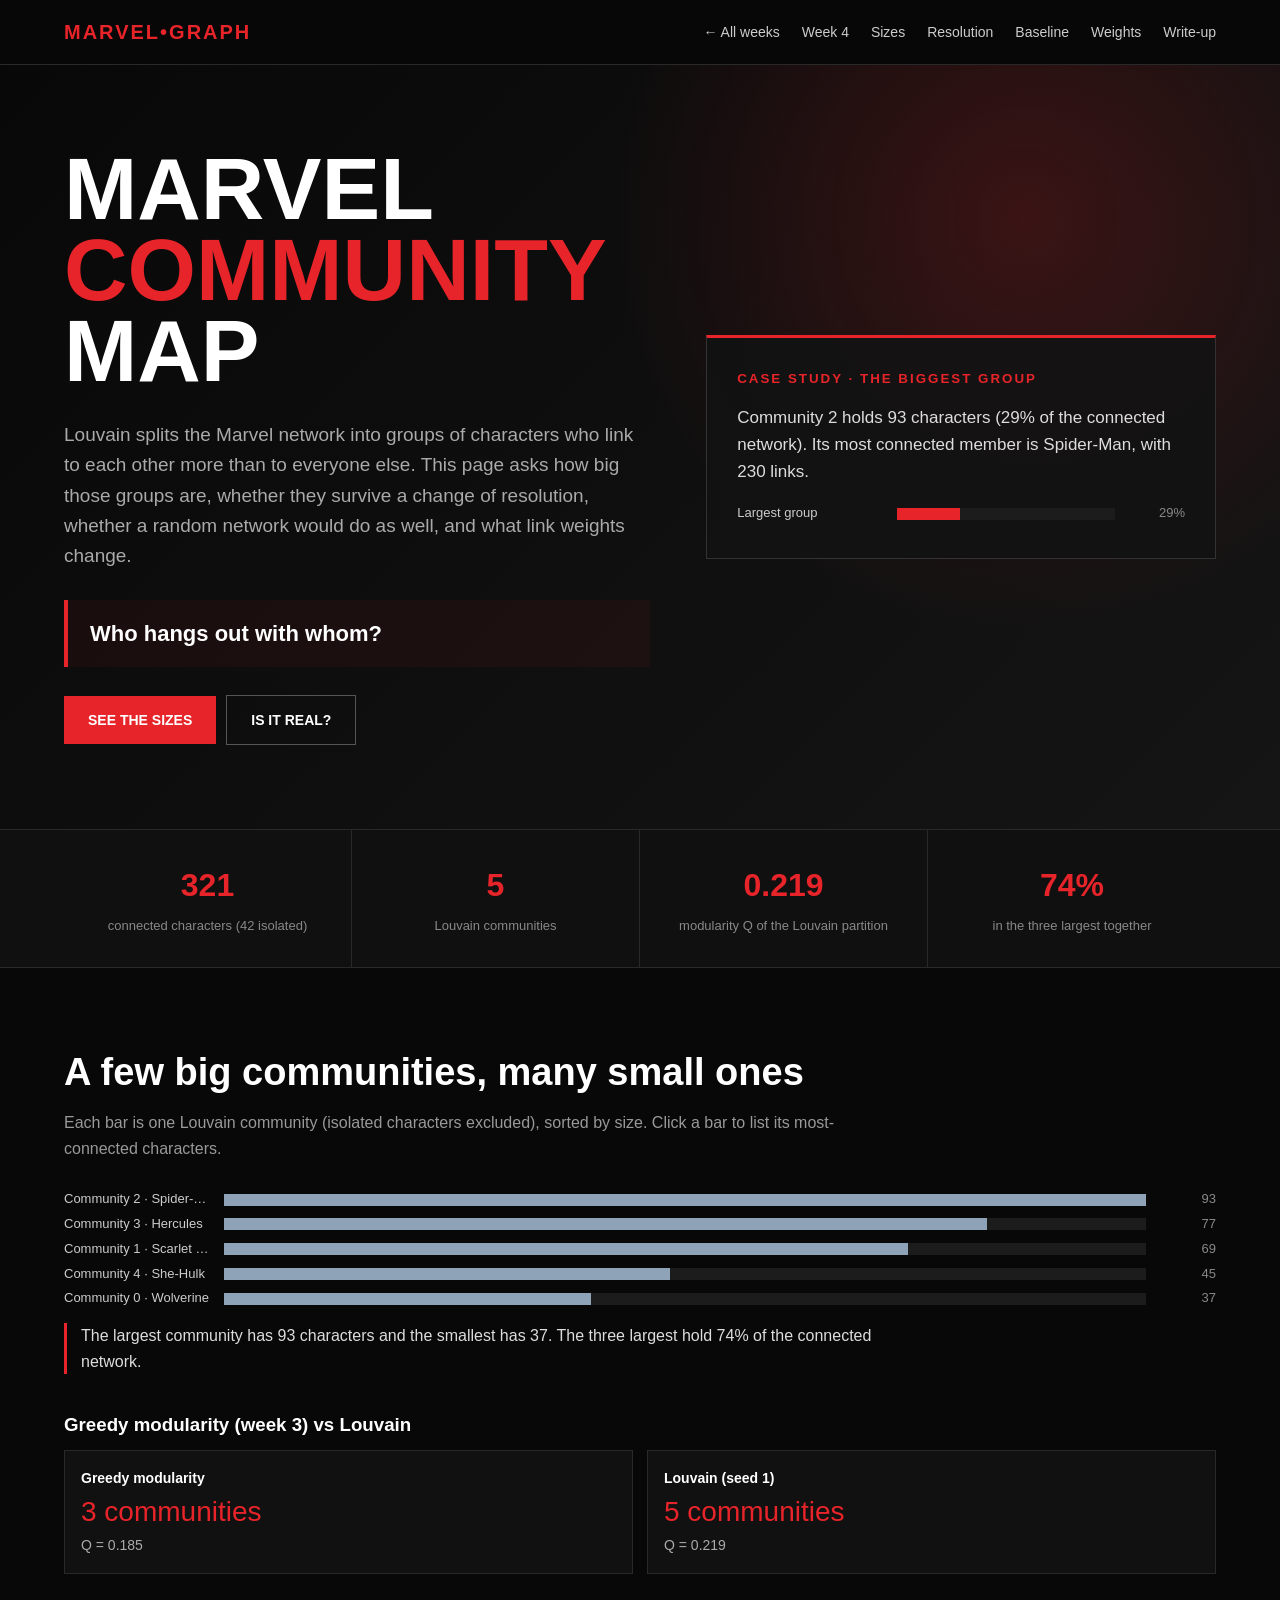
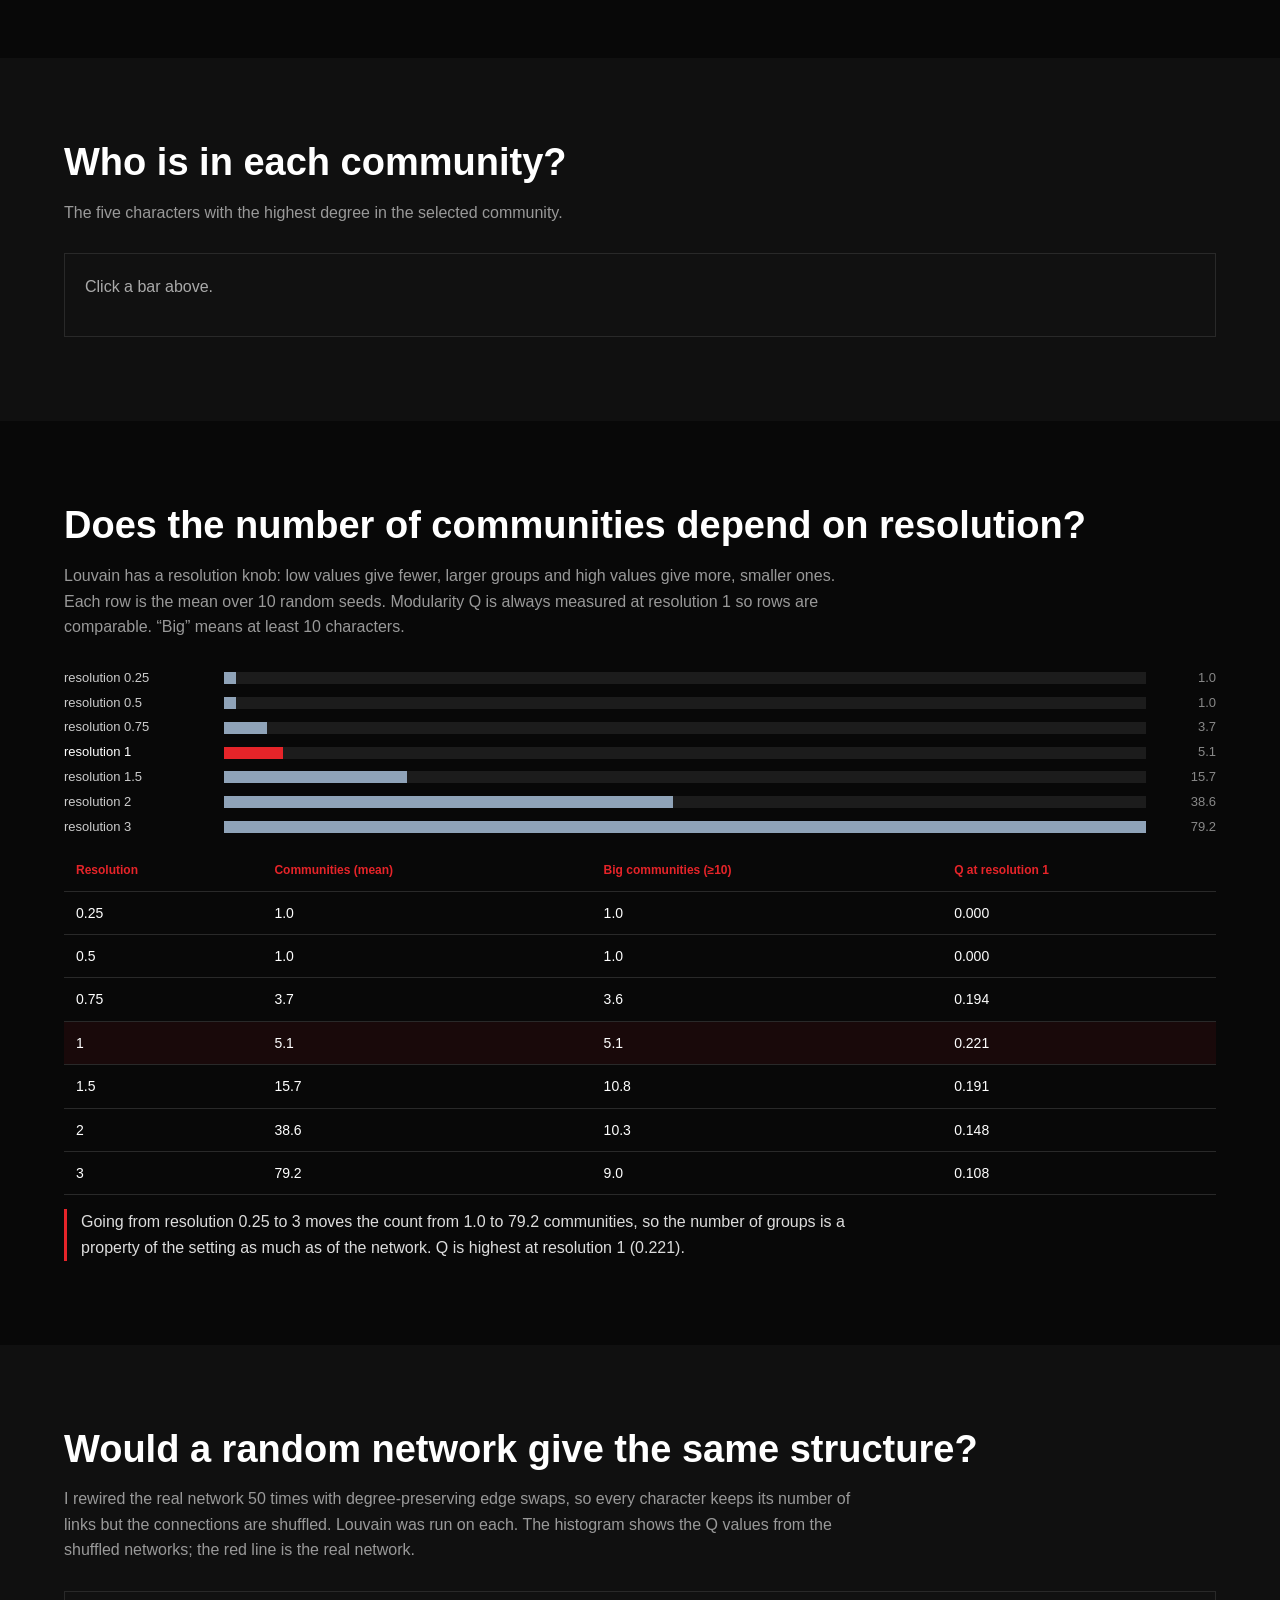
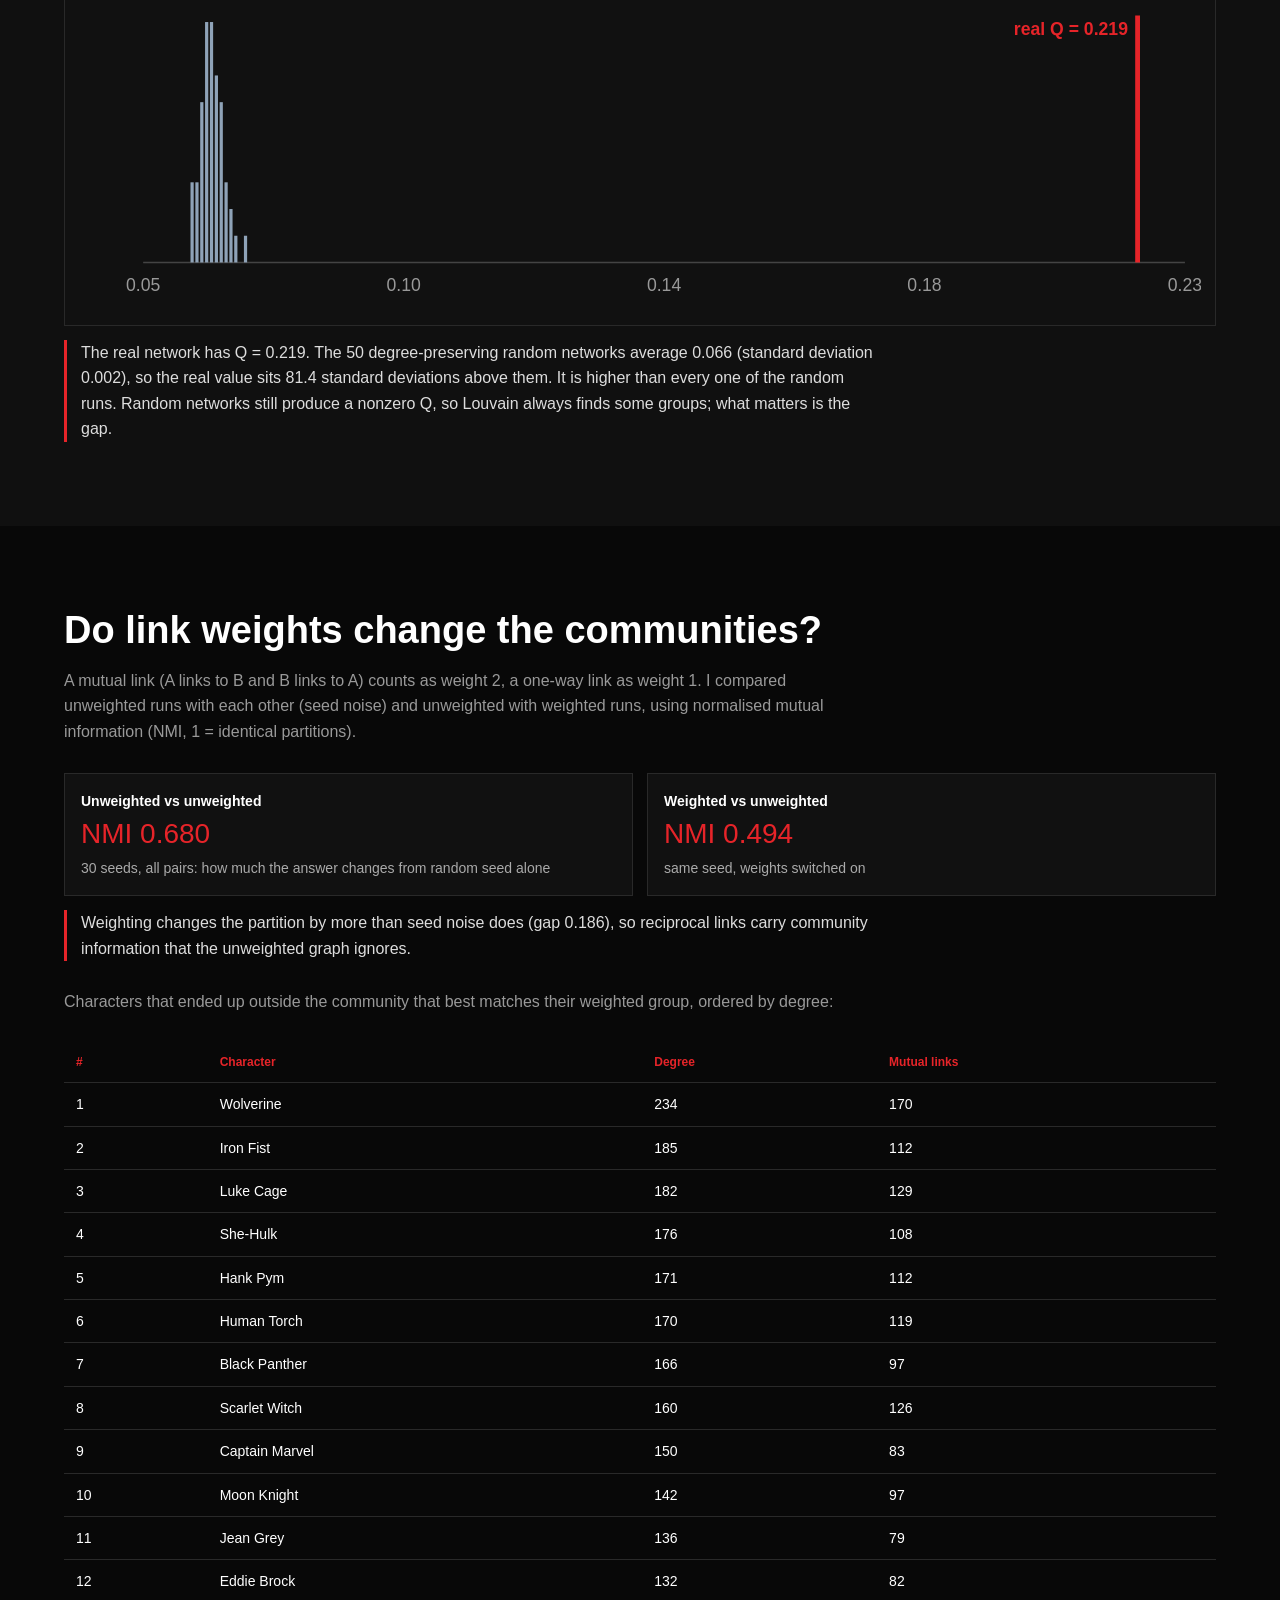
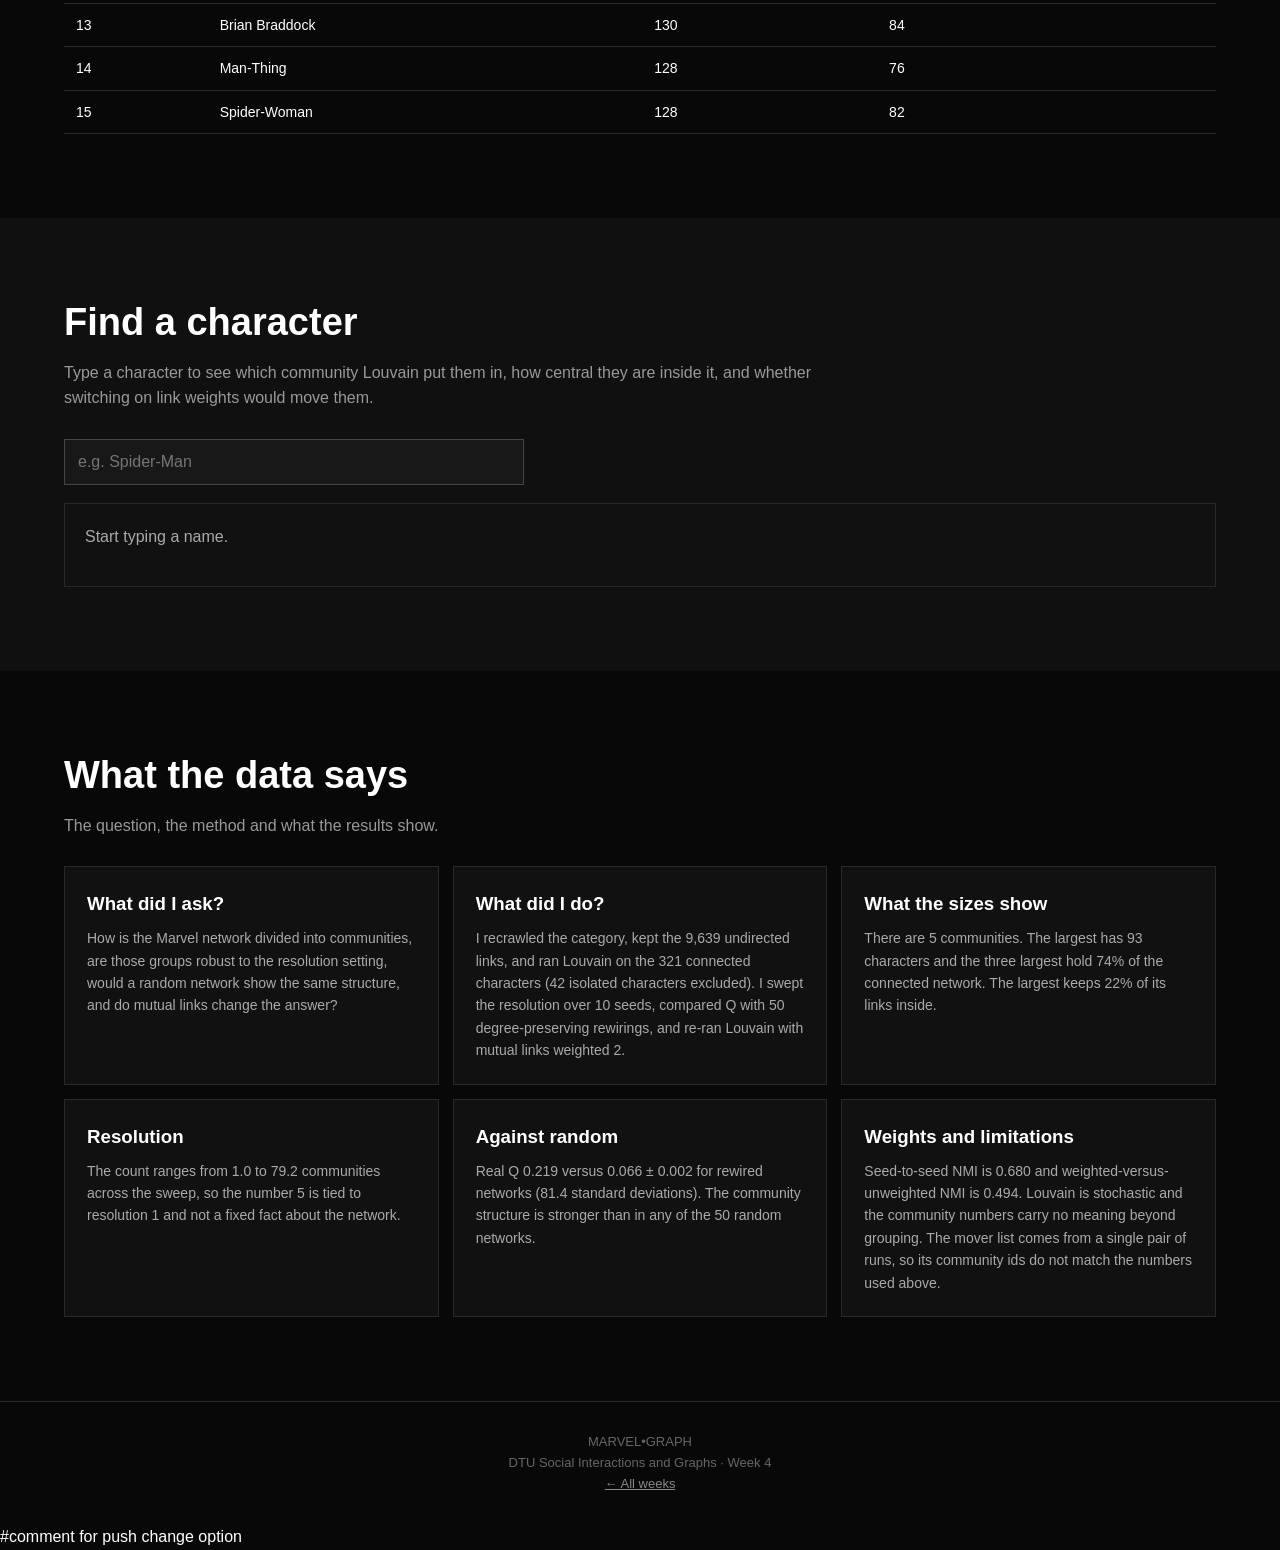
<file: week 4/index.html>
<!DOCTYPE html>
<html lang="en">
<head>
<meta charset="UTF-8">
<meta name="viewport" content="width=device-width, initial-scale=1.0">
<title>Week 4 — Marvel Communities</title>
<style>
*{box-sizing:border-box;margin:0;padding:0}
:root{--pad:max(5%,calc((100% - 1160px)/2))}
html{scroll-behavior:smooth}
body{font-family:Arial,Helvetica,sans-serif;background:#080808;color:#fff;line-height:1.6}
nav{position:sticky;top:0;z-index:9;display:flex;justify-content:space-between;align-items:center;padding:16px var(--pad);background:rgba(8,8,8,.97);border-bottom:1px solid #292929}
.logo{color:#e62429;font-weight:900;letter-spacing:2px;font-size:20px;text-decoration:none}
nav ul{display:flex;gap:22px;list-style:none}
nav a{color:#ccc;text-decoration:none;font-size:14px}nav a:hover{color:#e62429}
section,header{padding:84px var(--pad)}
.hero{min-height:60vh;display:flex;align-items:center;background:radial-gradient(circle at 80% 20%,rgba(230,36,41,.2),transparent 35%),linear-gradient(135deg,#080808,#151515)}
.hero .in{width:100%}.hg{display:grid;grid-template-columns:1.15fr 1fr;gap:56px;align-items:center}
h1{font-size:clamp(44px,7vw,88px);line-height:.92;text-transform:uppercase;margin-bottom:28px}h1 span{color:#e62429}
h2{font-size:38px;line-height:1.1;margin-bottom:16px}
.lead{color:#aaa;font-size:19px;max-width:740px;margin-bottom:28px}
.sub{color:#999;max-width:800px;margin-bottom:28px}
.q{border-left:4px solid #e62429;padding:16px 22px;background:rgba(230,36,41,.06);max-width:780px;margin-bottom:28px;font-size:22px;font-weight:bold}
.btn{display:inline-block;padding:13px 24px;border:0;cursor:pointer;text-decoration:none;font-size:14px;font-weight:bold;background:#e62429;color:#fff}.btn:hover{background:#ff3b40}
.alt{background:transparent;border:1px solid #555;margin-left:10px}.alt:hover{background:transparent;border-color:#e62429;color:#e62429}
.hookcard{border:1px solid #333;border-top:3px solid #e62429;background:rgba(18,18,18,.9);padding:30px}.hookcard small{display:block;color:#e62429;font-weight:bold;letter-spacing:2px;margin-bottom:14px}
#hook p{color:#ddd;margin-bottom:18px;font-size:17px}
.stats{display:grid;grid-template-columns:repeat(4,1fr);background:#101010;border-block:1px solid #292929;padding:0 var(--pad)}
.stat{padding:30px 20px;text-align:center;border-right:1px solid #292929}.stat:last-child{border:0}
.stat b{display:block;color:#e62429;font-size:32px}.stat span{color:#888;font-size:13px}
.dark{background:#101010}
.notice{border:1px dashed #e62429;padding:24px;color:#ccc;max-width:760px}
.notice code{background:#222;padding:2px 6px}
.br{display:flex;align-items:center;gap:10px;margin:4px 0;font-size:13px;color:#ccc}
.br span{width:150px;white-space:nowrap;overflow:hidden;text-overflow:ellipsis}
.br div{flex:1;background:#1c1c1c;height:12px}.br b{display:block;height:100%;background:#8fa3b8}
.br em{width:60px;font-style:normal;color:#888;text-align:right}
.br.pick{cursor:pointer}.br.pick:hover span{color:#e62429}.br.sel b,.br.hl b{background:#e62429}.br.sel span,.br.hl span{color:#fff}
.take{color:#ddd;border-left:3px solid #e62429;padding-left:14px;margin-top:14px;max-width:820px}
.det{margin-top:18px;border:1px solid #292929;background:#111;padding:20px;min-height:84px;color:#aaa}.det h3{color:#fff;margin-bottom:4px}
.wrap{overflow-x:auto;margin-top:14px}
#q{width:100%;max-width:460px;padding:13px;background:#181818;border:1px solid #444;color:#fff;font-size:16px}
table{border-collapse:collapse;width:100%;font-size:14px}
th,td{text-align:left;padding:10px 12px;border-bottom:1px solid #292929}th{color:#e62429;font-size:12px}
tr.hl td{color:#fff;background:rgba(230,36,41,.08)}
.nm,.two{display:grid;grid-template-columns:repeat(2,1fr);gap:14px;margin-top:10px}
.nc{border:1px solid #292929;background:#111;padding:16px;font-size:14px;color:#aaa}
.nc b{color:#fff}.nc .big{display:block;color:#e62429;font-size:28px}
.nc input{display:block;margin-top:8px;width:100%;padding:9px;background:#181818;border:1px solid #444;color:#fff;font-size:14px}
.chart{margin-top:14px;border:1px solid #292929;background:#111;padding:14px;overflow-x:auto}
.chart svg{width:100%;min-width:520px;height:auto;display:block}
.chart text{fill:#999;font-size:11px;font-family:Arial,sans-serif}
.wg{display:grid;grid-template-columns:repeat(3,1fr);gap:14px;margin-top:28px}.wc{border:1px solid #292929;background:#111;padding:22px}.wc h3{margin-bottom:8px}.wc p{color:#aaa;font-size:14px}
footer{border-top:1px solid #292929;padding:30px var(--pad);text-align:center;color:#666;font-size:13px}
@media(max-width:850px){.hg{grid-template-columns:1fr;gap:36px}nav ul{display:none}.stats{grid-template-columns:1fr 1fr}.wg,.nm,.two{grid-template-columns:1fr}}
</style>
</head>
<body>
<nav><a class="logo" href="../index.html">MARVEL•GRAPH</a>
<ul><li><a href="../index.html">← All weeks</a></li><li><a href="#week4">Week 4</a></li><li><a href="#sizes">Sizes</a></li><li><a href="#resolution">Resolution</a></li><li><a href="#baseline">Baseline</a></li><li><a href="#weights">Weights</a></li><li><a href="#writing">Write-up</a></li></ul></nav>

<header id="week4" class="hero"><div class="in hg"><div>
<h1>Marvel<br><span>Community</span><br>Map</h1>
<p class="lead">Louvain splits the Marvel network into groups of characters who link to each other more than to everyone else. This page asks how big those groups are, whether they survive a change of resolution, whether a random network would do as well, and what link weights change.</p>
<div class="q">Who hangs out with whom?</div>
<a class="btn" href="#sizes">SEE THE SIZES</a><a class="btn alt" href="#baseline">IS IT REAL?</a>
</div>
<aside class="hookcard"><small>CASE STUDY · THE BIGGEST GROUP</small><div id="hook"></div></aside></div></header>

<section class="stats" id="stats"></section>

<section id="sizes"><div class="in">
<h2>A few big communities, many small ones</h2>
<p class="sub">Each bar is one Louvain community (isolated characters excluded), sorted by size. Click a bar to list its most-connected characters.</p>
<div id="bars"></div>
<p class="take" id="t1"></p>
<h3 style="margin:36px 0 0">Greedy modularity (week 3) vs Louvain</h3>
<div class="two" id="algo"></div>
</div></section>

<section id="members" class="dark"><div class="in">
<h2>Who is in each community?</h2>
<p class="sub">The five characters with the highest degree in the selected community.</p>
<div id="detail" class="det">Click a bar above.</div>
</div></section>

<section id="resolution"><div class="in">
<h2>Does the number of communities depend on resolution?</h2>
<p class="sub">Louvain has a resolution knob: low values give fewer, larger groups and high values give more, smaller ones. Each row is the mean over 10 random seeds. Modularity Q is always measured at resolution 1 so rows are comparable. “Big” means at least 10 characters.</p>
<div id="sweepbars"></div>
<div class="wrap"><table id="sweeptab"></table></div>
<p class="take" id="t2"></p>
</div></section>

<section id="baseline" class="dark"><div class="in">
<h2>Would a random network give the same structure?</h2>
<p class="sub">I rewired the real network 50 times with degree-preserving edge swaps, so every character keeps its number of links but the connections are shuffled. Louvain was run on each. The histogram shows the Q values from the shuffled networks; the red line is the real network.</p>
<div class="chart" id="hist"></div>
<p class="take" id="t3"></p>
</div></section>

<section id="weights"><div class="in">
<h2>Do link weights change the communities?</h2>
<p class="sub">A mutual link (A links to B and B links to A) counts as weight 2, a one-way link as weight 1. I compared unweighted runs with each other (seed noise) and unweighted with weighted runs, using normalised mutual information (NMI, 1 = identical partitions).</p>
<div class="two" id="wstats"></div>
<p class="take" id="t4"></p>
<p class="sub" style="margin-top:28px">Characters that ended up outside the community that best matches their weighted group, ordered by degree:</p>
<div class="wrap"><table id="movers"></table></div>
</div></section>

<section id="lookup" class="dark"><div class="in">
<h2>Find a character</h2>
<p class="sub">Type a character to see which community Louvain put them in, how central they are inside it, and whether switching on link weights would move them.</p>
<input id="q" list="chars" placeholder="e.g. Spider-Man" autocomplete="off"><datalist id="chars"></datalist>
<div id="lk" class="det">Start typing a name.</div>
</div></section>

<section id="writing"><div class="in">
<h2>What the data says</h2>
<p class="sub">The question, the method and what the results show.</p>
<div class="wg" id="wg"></div>
</div></section>

<footer>MARVEL•GRAPH<br>DTU Social Interactions and Graphs · Week 4<br><a href="../index.html" style="color:#888">← All weeks</a></footer>

<script>
const $=id=>document.getElementById(id);
const el=(t,c,x)=>{const e=document.createElement(t);if(c)e.className=c;if(x!=null)e.textContent=x;return e};
const pct=x=>Math.round(x*100)+"%",fmt=n=>n.toLocaleString("en"),nice=s=>s.replace(/ \(.*\)$/,"");
const f3=x=>x.toFixed(3),mean=a=>a.reduce((s,x)=>s+x,0)/a.length;
const sd=a=>{const m=mean(a);return Math.sqrt(mean(a.map(x=>(x-m)**2)))};

Promise.all([
  fetch("communities.json").then(r=>{if(!r.ok)throw new Error(r.status);return r.json()}),
  fetch("edges.csv").then(r=>r.ok?r.text():null).catch(()=>null)
]).then(([data,csv])=>{
  const nodes=data.nodes.filter(n=>!n.isolated&&n.community>=0),by={};
  nodes.forEach(n=>(by[n.community]=by[n.community]||[]).push(n));
  const G=Object.entries(by).map(([id,m])=>({id,size:m.length,members:m.sort((a,b)=>b.degree-a.degree)})).sort((a,b)=>b.size-a.size);
  const total=nodes.length,top3=G.slice(0,3).reduce((s,g)=>s+g.size,0),big=G[0];
  const name=g=>"Community "+g.id;

  // ----- directed edges: reciprocity and share of links that stay inside each community -----
  let recip=null;
  if(csv){
    const cm={};nodes.forEach(n=>cm[n.name]=n.community);
    const E=new Set(),und=new Set();
    csv.trim().split("\n").slice(1).forEach(l=>{
      const m=l.match(/^(?:"([^"]*)"|([^,]*)),(?:"([^"]*)"|([^,]*))$/);if(!m)return;
      const a=m[1]??m[2],b=m[3]??m[4];E.add(a+"\u0001"+b);und.add(a<b?a+"\u0001"+b:b+"\u0001"+a);
    });
    let mutual=0;E.forEach(k=>{const[a,b]=k.split("\u0001");if(E.has(b+"\u0001"+a))mutual++});
    recip=E.size?mutual/E.size:null;
    const inn={},tot={};
    und.forEach(k=>{const[a,b]=k.split("\u0001"),ca=cm[a],cb=cm[b];
      if(ca==null||cb==null)return;
      tot[ca]=(tot[ca]||0)+1;if(ca===cb)inn[ca]=(inn[ca]||0)+1;else tot[cb]=(tot[cb]||0)+1});
    G.forEach(g=>{g.inner=tot[g.id]?(inn[g.id]||0)/tot[g.id]:null});
  }

  // ----- stats -----
  [[fmt(total),"connected characters ("+data.n_isolates+" isolated)"],[data.louvain.communities,"Louvain communities"],[f3(data.louvain.Q),"modularity Q of the Louvain partition"],[pct(top3/total),"in the three largest together"]]
    .forEach(([a,b])=>{const d=el("div","stat");d.append(el("b",0,a),el("span",0,b));$("stats").append(d)});

  $("hook").append(el("p",0,"Community "+big.id+" holds "+big.size+" characters ("+pct(big.size/total)+" of the connected network). Its most connected member is "+nice(big.members[0].name)+", with "+big.members[0].degree+" links."));
  const hb=el("div","br"),ht=el("div"),hf=el("b");hf.style.width=(big.size/total*100)+"%";hf.style.background="#e62429";ht.append(hf);hb.append(el("span",0,"Largest group"),ht,el("em",0,pct(big.size/total)));$("hook").append(hb);

  // ----- size bars -----
  const max=big.size,rows=[];
  G.slice(0,20).forEach(g=>{
    const r=el("div","br pick"),t=el("div"),b=el("b");
    b.style.width=(g.size/max*100)+"%";t.append(b);
    const lab=el("span",0,name(g)+" · "+nice(g.members[0].name));
    r.append(lab,t,el("em",0,g.size));
    r.onclick=()=>{rows.forEach(x=>x.classList.remove("sel"));r.classList.add("sel");show(g);$("members").scrollIntoView({behavior:"smooth",block:"start"})};
    rows.push(r);$("bars").append(r);
  });
  $("t1").textContent="The largest community has "+big.size+" characters and the smallest has "+G[G.length-1].size+". The three largest hold "+pct(top3/total)+" of the connected network."+(G.length>20?" Only the 20 largest of "+G.length+" communities are drawn.":"");

  [["Greedy modularity",data.greedy],["Louvain (seed 1)",data.louvain]].forEach(([n,d])=>{
    const c=el("div","nc");c.append(el("b",0,n),el("span","big",d.communities+" communities"),el("span",0,"Q = "+f3(d.Q)));$("algo").append(c)});

  function tableFor(g){
    const w=el("div","wrap"),t=el("table");
    t.innerHTML="<tr><th>#</th><th>Character</th><th>Degree</th><th>Betweenness</th></tr>";
    g.members.slice(0,5).forEach((m,i)=>{const tr=el("tr");tr.append(el("td",0,i+1),el("td",0,nice(m.name)),el("td",0,m.degree),el("td",0,m.betweenness.toFixed(4)));t.append(tr)});
    w.append(t);return w;
  }
  function show(g){
    const b=$("detail");b.replaceChildren();
    b.append(el("h3",0,name(g)+" — "+g.size+" characters"));
    if(g.inner!=null)b.append(el("p",0,pct(g.inner)+" of the links touching this community stay inside it."));
    b.append(tableFor(g));
  }


  // ----- resolution sweep -----
  const sw=data.sweep,maxC=Math.max(...sw.map(s=>s.communities));
  sw.forEach(s=>{
    const r=el("div","br"+(s.resolution===1?" hl":"")),t=el("div"),b=el("b");
    b.style.width=(s.communities/maxC*100)+"%";t.append(b);
    r.append(el("span",0,"resolution "+s.resolution),t,el("em",0,s.communities.toFixed(1)));$("sweepbars").append(r)});
  $("sweeptab").innerHTML="<tr><th>Resolution</th><th>Communities (mean)</th><th>Big communities (≥10)</th><th>Q at resolution 1</th></tr>"+
    sw.map(s=>"<tr"+(s.resolution===1?' class="hl"':"")+"><td>"+s.resolution+"</td><td>"+s.communities.toFixed(1)+"</td><td>"+s.big.toFixed(1)+"</td><td>"+f3(s.Q)+"</td></tr>").join("");
  const lo=sw[0],hi=sw[sw.length-1],bestQ=sw.reduce((a,s)=>s.Q>a.Q?s:a);
  $("t2").textContent="Going from resolution "+lo.resolution+" to "+hi.resolution+" moves the count from "+lo.communities.toFixed(1)+" to "+hi.communities.toFixed(1)+" communities, so the number of groups is a property of the setting as much as of the network. Q is highest at resolution "+bestQ.resolution+" ("+f3(bestQ.Q)+").";

  // ----- baseline histogram -----
  const R=data.baseline.random,real=data.baseline.real,rm=mean(R),rs=sd(R),z=rs>0?(real-rm)/rs:null;
  const mn=Math.min(...R),mx=Math.max(...R,real),span=(mx-mn)||1,x0=mn-span*.05,x1=mx+span*.05,K=12;
  const bins=Array(K).fill(0);R.forEach(v=>bins[Math.min(K-1,Math.floor((v-mn)/((Math.max(...R)-mn)||1)*K))]++);
  const W=700,H=190,L=40,B=30,pw=W-L-10,ph=H-B-10,mb=Math.max(...bins),X=v=>L+(v-x0)/(x1-x0)*pw,bw=(Math.max(...R)-mn)/K||span/K;
  let svg='<svg viewBox="0 0 '+W+' '+H+'"><line x1="'+L+'" y1="'+(H-B)+'" x2="'+(W-10)+'" y2="'+(H-B)+'" stroke="#444"/>';
  bins.forEach((c,i)=>{const h=c/mb*ph,x=X(mn+i*bw);svg+='<rect x="'+x+'" y="'+(H-B-h)+'" width="'+Math.max(2,X(mn+(i+1)*bw)-x-2)+'" height="'+h+'" fill="#8fa3b8"/>'});
  for(let i=0;i<=4;i++){const v=x0+(x1-x0)*i/4;svg+='<text x="'+X(v)+'" y="'+(H-12)+'" text-anchor="middle">'+v.toFixed(2)+'</text>'}
  svg+='<line x1="'+X(real)+'" y1="6" x2="'+X(real)+'" y2="'+(H-B)+'" stroke="#e62429" stroke-width="3"/><text x="'+(X(real)<W/2?X(real)+6:X(real)-6)+'" y="18" text-anchor="'+(X(real)<W/2?"start":"end")+'" style="fill:#e62429;font-weight:bold">real Q = '+f3(real)+'</text></svg>';
  $("hist").innerHTML=svg;
  $("t3").textContent="The real network has Q = "+f3(real)+". The 50 degree-preserving random networks average "+f3(rm)+" (standard deviation "+f3(rs)+")"+(z!=null?", so the real value sits "+z.toFixed(1)+" standard deviations above them":"")+". "+(real>Math.max(...R)?"It is higher than every one of the random runs. ":"")+"Random networks still produce a nonzero Q, so Louvain always finds some groups; what matters is the gap.";

  // ----- weights -----
  const wt=data.weights,gap=wt.within-wt.across;
  [["Unweighted vs unweighted","NMI "+f3(wt.within),"30 seeds, all pairs: how much the answer changes from random seed alone"],["Weighted vs unweighted","NMI "+f3(wt.across),"same seed, weights switched on"]].forEach(([a,b,c])=>{
    const d=el("div","nc");d.append(el("b",0,a),el("span","big",b),el("span",0,c));$("wstats").append(d)});
  $("t4").textContent=gap>0.05?"Weighting changes the partition by more than seed noise does (gap "+f3(gap)+"), so reciprocal links carry community information that the unweighted graph ignores."
    :"Weighted and unweighted partitions differ about as much as two unweighted runs do (gap "+f3(gap)+"), so mutual-link weights change little that seed noise does not already change."+(recip!=null?" Only "+pct(recip)+" of directed links are reciprocated, which limits how much the weights can add.":"");
  $("movers").innerHTML="<tr><th>#</th><th>Character</th><th>Degree</th><th>Mutual links</th></tr>"+
    wt.movers.slice(0,15).map((m,i)=>"<tr><td>"+(i+1)+"</td><td></td><td>"+m.degree+"</td><td>"+m.mutual+"</td></tr>").join("");
  [...$("movers").rows].slice(1).forEach((r,i)=>r.cells[1].textContent=nice(wt.movers[i].name));

  // ----- lookup -----
  const gid={},lk={};G.forEach(g=>gid[g.id]=g);
  nodes.slice().sort((a,b)=>a.name.localeCompare(b.name)).forEach(n=>{
    const o=el("option");o.value=nice(n.name);$("chars").append(o);lk[nice(n.name).toLowerCase()]=n;lk[n.name.toLowerCase()]=n});
  $("q").oninput=()=>{
    const v=$("q").value.trim().toLowerCase(),n=lk[v],b=$("lk");
    if(!n){b.textContent=v?"No connected character with that name.":"Start typing a name.";return}
    const g=gid[n.community],rank=g.members.indexOf(n)+1,gr=G.indexOf(g)+1;
    const wm=nodes.filter(m=>m.weighted_community===n.weighted_community),same=wm.filter(m=>m.community===n.community).length/wm.length;
    b.replaceChildren(el("h3",0,nice(n.name)));
    b.append(el("p",0,name(g)+" is the "+(gr==1?"largest":"number "+gr+" by size")+" of "+G.length+" communities, with "+g.size+" characters. "+nice(n.name)+" ranks "+rank+" of "+g.size+" by degree inside it ("+n.degree+" links)."+(g.inner!=null?" "+pct(g.inner)+" of the community\u2019s links stay inside it.":"")));
    b.append(el("p",0,"With mutual links weighted, they land in a group of "+wm.length+" characters, "+pct(same)+" of whom are also in their unweighted community. "+(same>=.8?"The group barely changes.":same>=.5?"The group changes partly.":"The group changes a lot.")));
    b.append(el("p",0,"Top members of their unweighted community:"),tableFor(g));
  };

  // ----- write-up -----
  [["What did I ask?","How is the Marvel network divided into communities, are those groups robust to the resolution setting, would a random network show the same structure, and do mutual links change the answer?"],
   ["What did I do?","I recrawled the category, kept the "+fmt(data.n_edges)+" undirected links, and ran Louvain on the "+fmt(total)+" connected characters ("+data.n_isolates+" isolated characters excluded). I swept the resolution over 10 seeds, compared Q with 50 degree-preserving rewirings, and re-ran Louvain with mutual links weighted 2."],
   ["What the sizes show","There are "+G.length+" communities. The largest has "+big.size+" characters and the three largest hold "+pct(top3/total)+" of the connected network."+(G[0].inner!=null?" The largest keeps "+pct(G[0].inner)+" of its links inside.":"")],
   ["Resolution","The count ranges from "+lo.communities.toFixed(1)+" to "+hi.communities.toFixed(1)+" communities across the sweep, so the number "+data.louvain.communities+" is tied to resolution 1 and not a fixed fact about the network."],
   ["Against random","Real Q "+f3(real)+" versus "+f3(rm)+" ± "+f3(rs)+" for rewired networks"+(z!=null?" ("+z.toFixed(1)+" standard deviations)":"")+". The community structure is "+(real>Math.max(...R)?"stronger than in any of the 50 random networks.":"compared against the random range in the histogram.")],
   ["Weights and limitations","Seed-to-seed NMI is "+f3(wt.within)+" and weighted-versus-unweighted NMI is "+f3(wt.across)+". Louvain is stochastic and the community numbers carry no meaning beyond grouping. The mover list comes from a single pair of runs, so its community ids do not match the numbers used above."]]
   .forEach(([h,p])=>{const d=el("div","wc");d.append(el("h3",0,h),el("p",0,p));$("wg").append(d)});
}).catch(err=>{
  const m='<div class="notice"><b>Could not load the data.</b><p style="margin-top:8px">Expected <code>communities.json</code> (and optionally <code>edges.csv</code>) in the same folder as this page. If you open this file straight from disk the browser blocks the load, so run <code>python -m http.server</code> in the repo root and open <code>localhost:8000/week4/</code>.</p></div>';
  ["sizes","members","resolution","baseline","weights","lookup","writing"].forEach(k=>$(k).querySelector(".in").insertAdjacentHTML("beforeend",m));
  console.error(err);
});
</script>
</body>
</html>
#comment for push change option
</file>
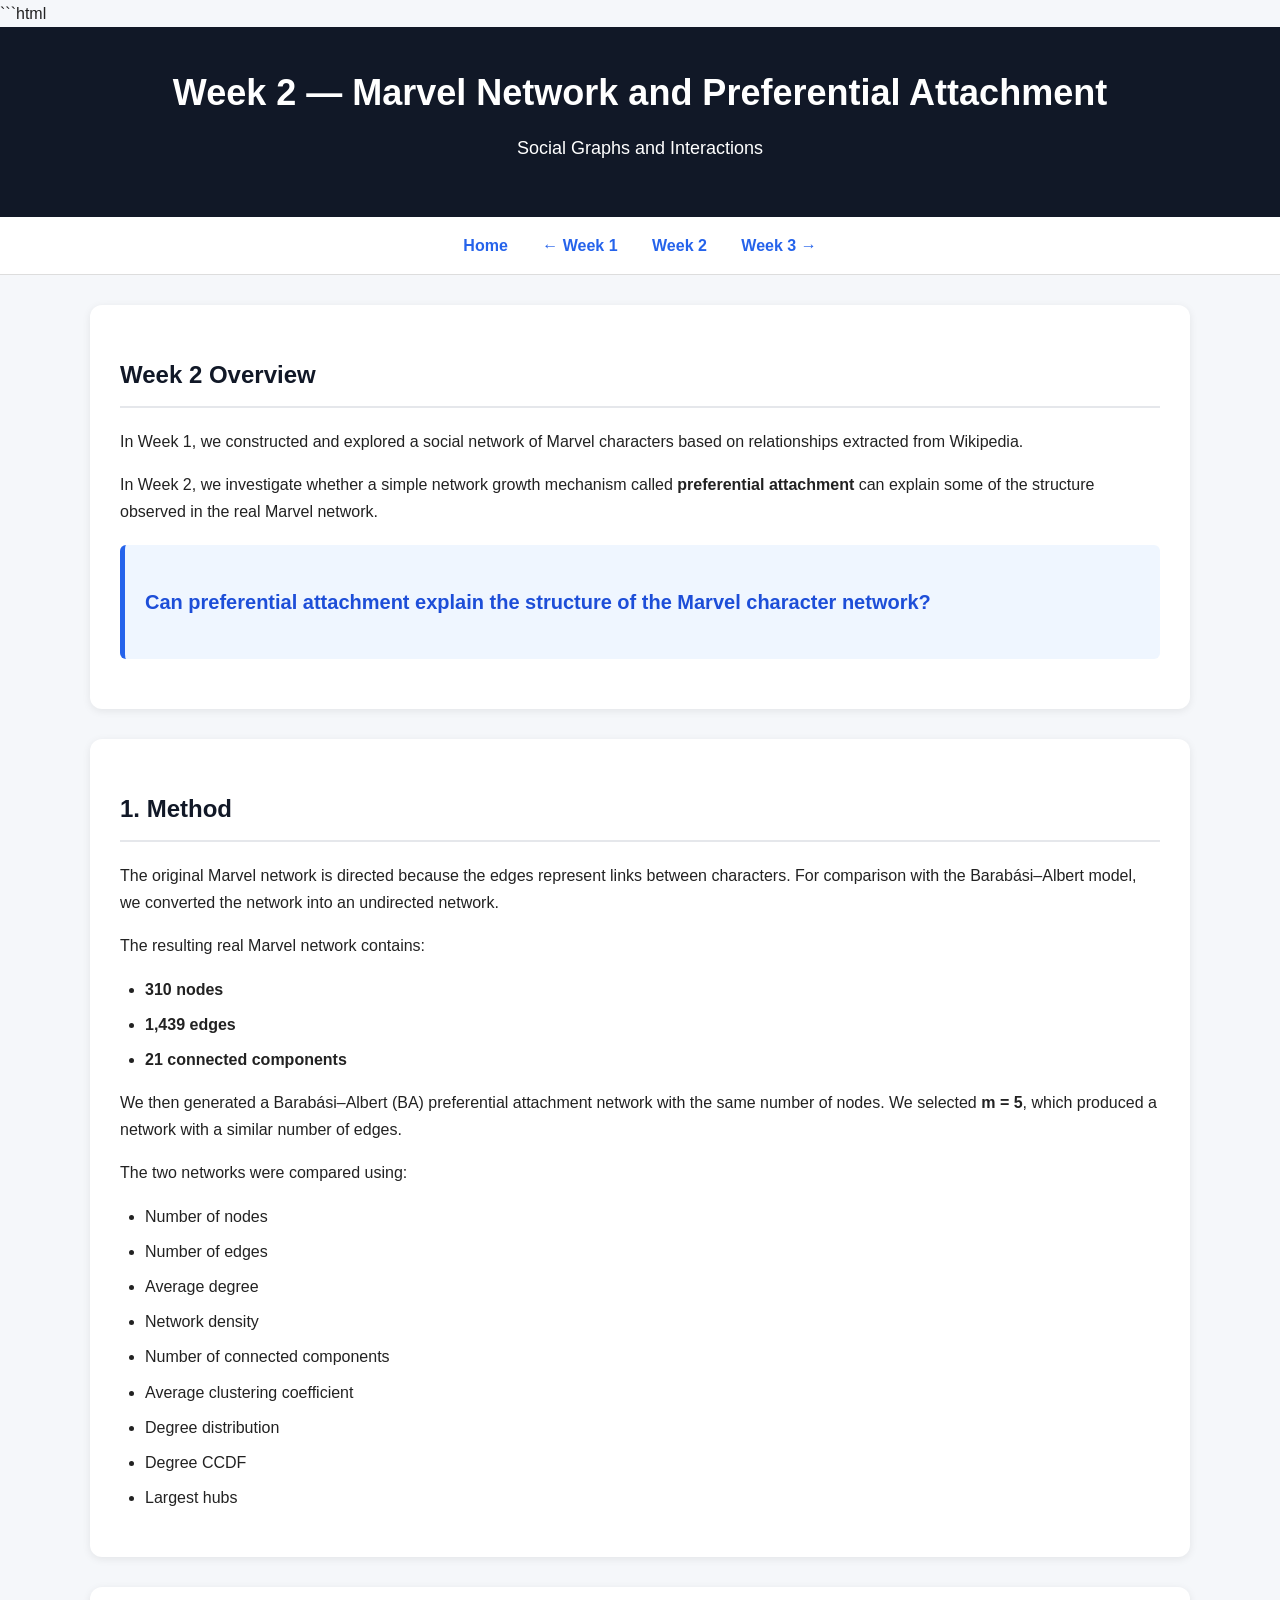
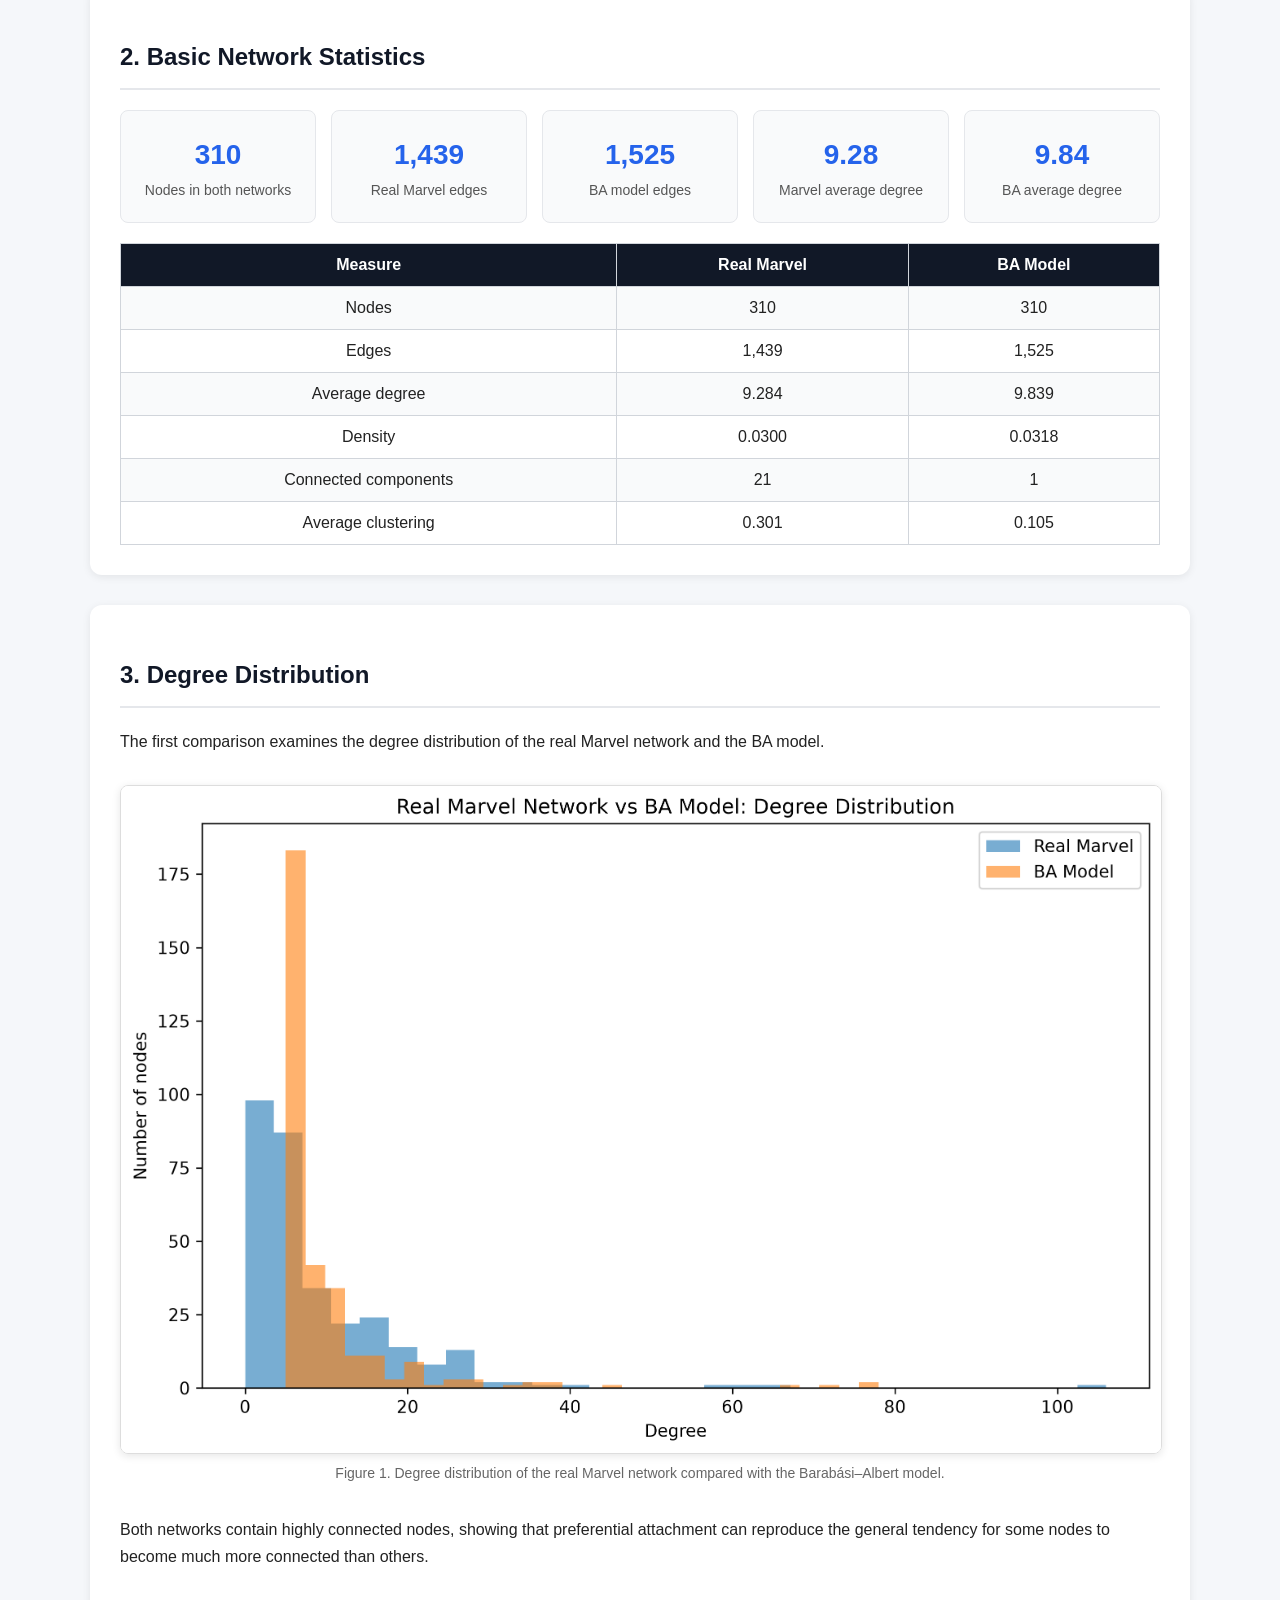
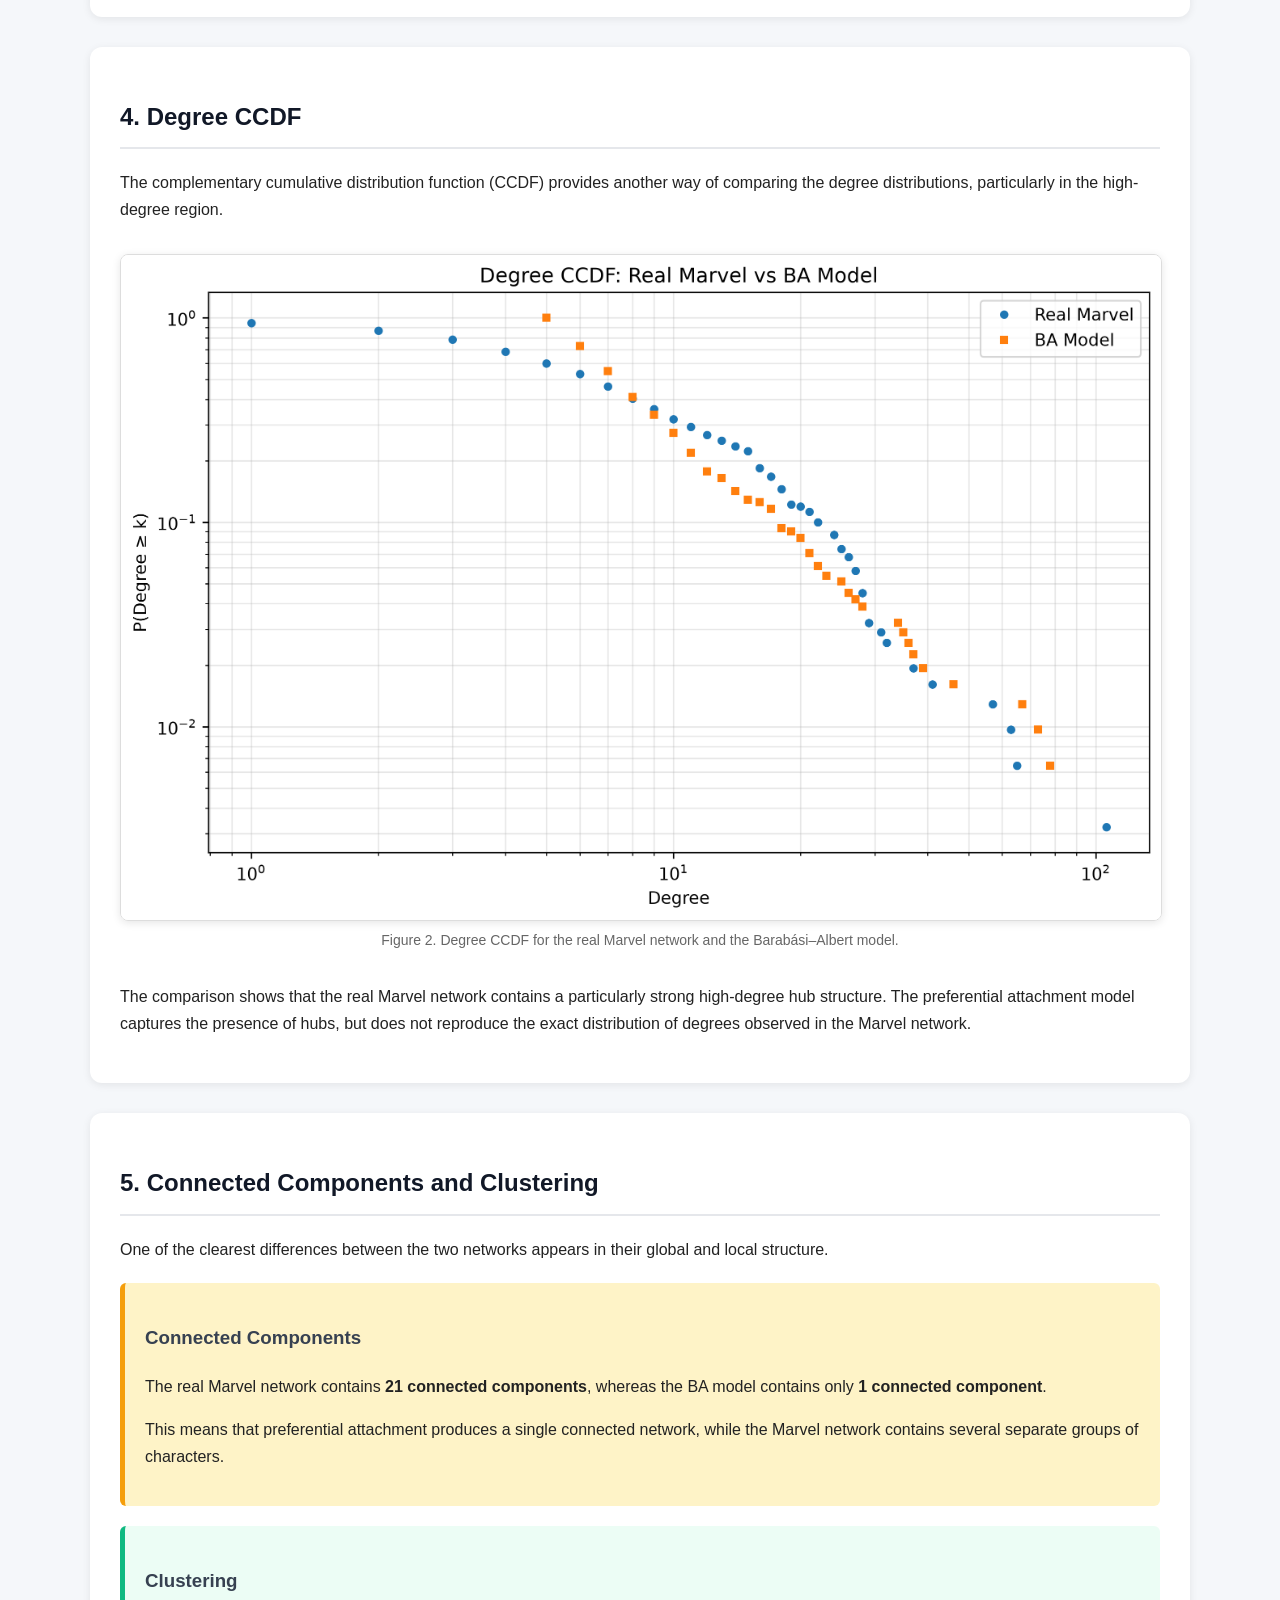
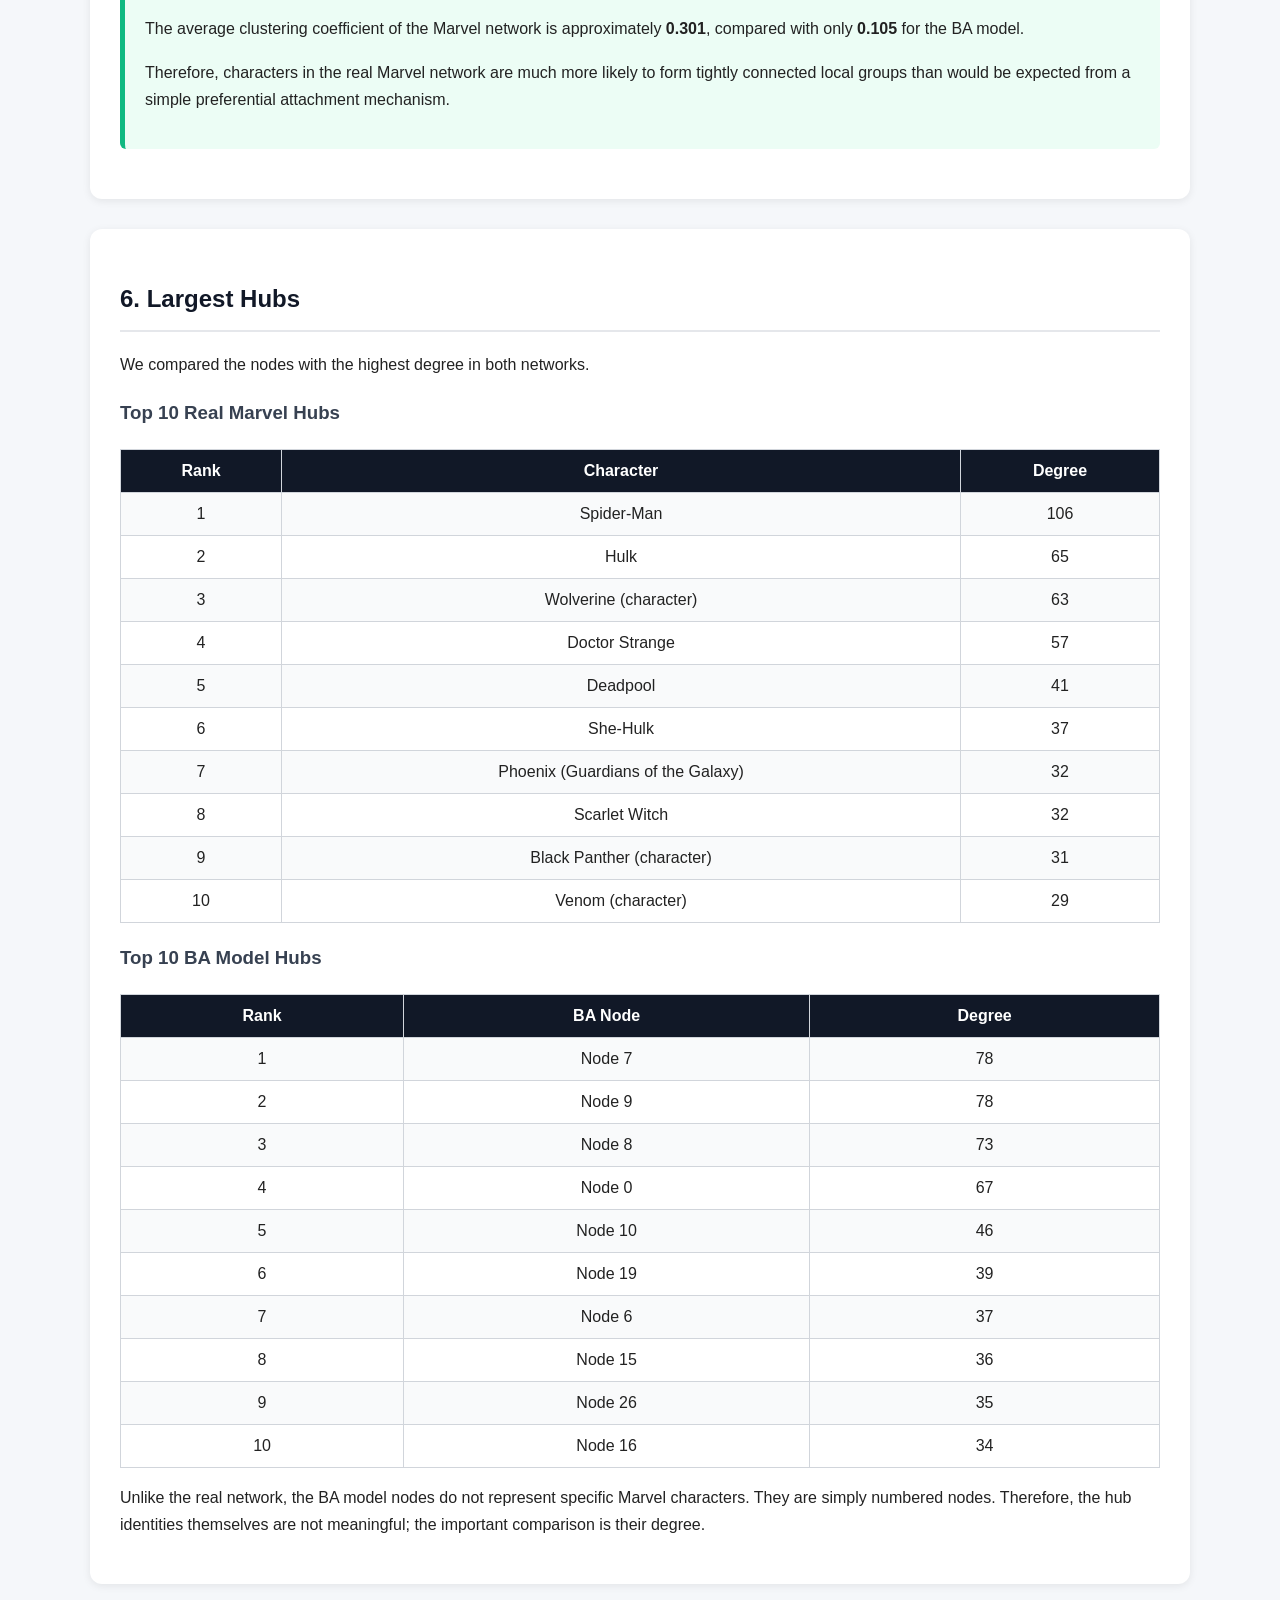
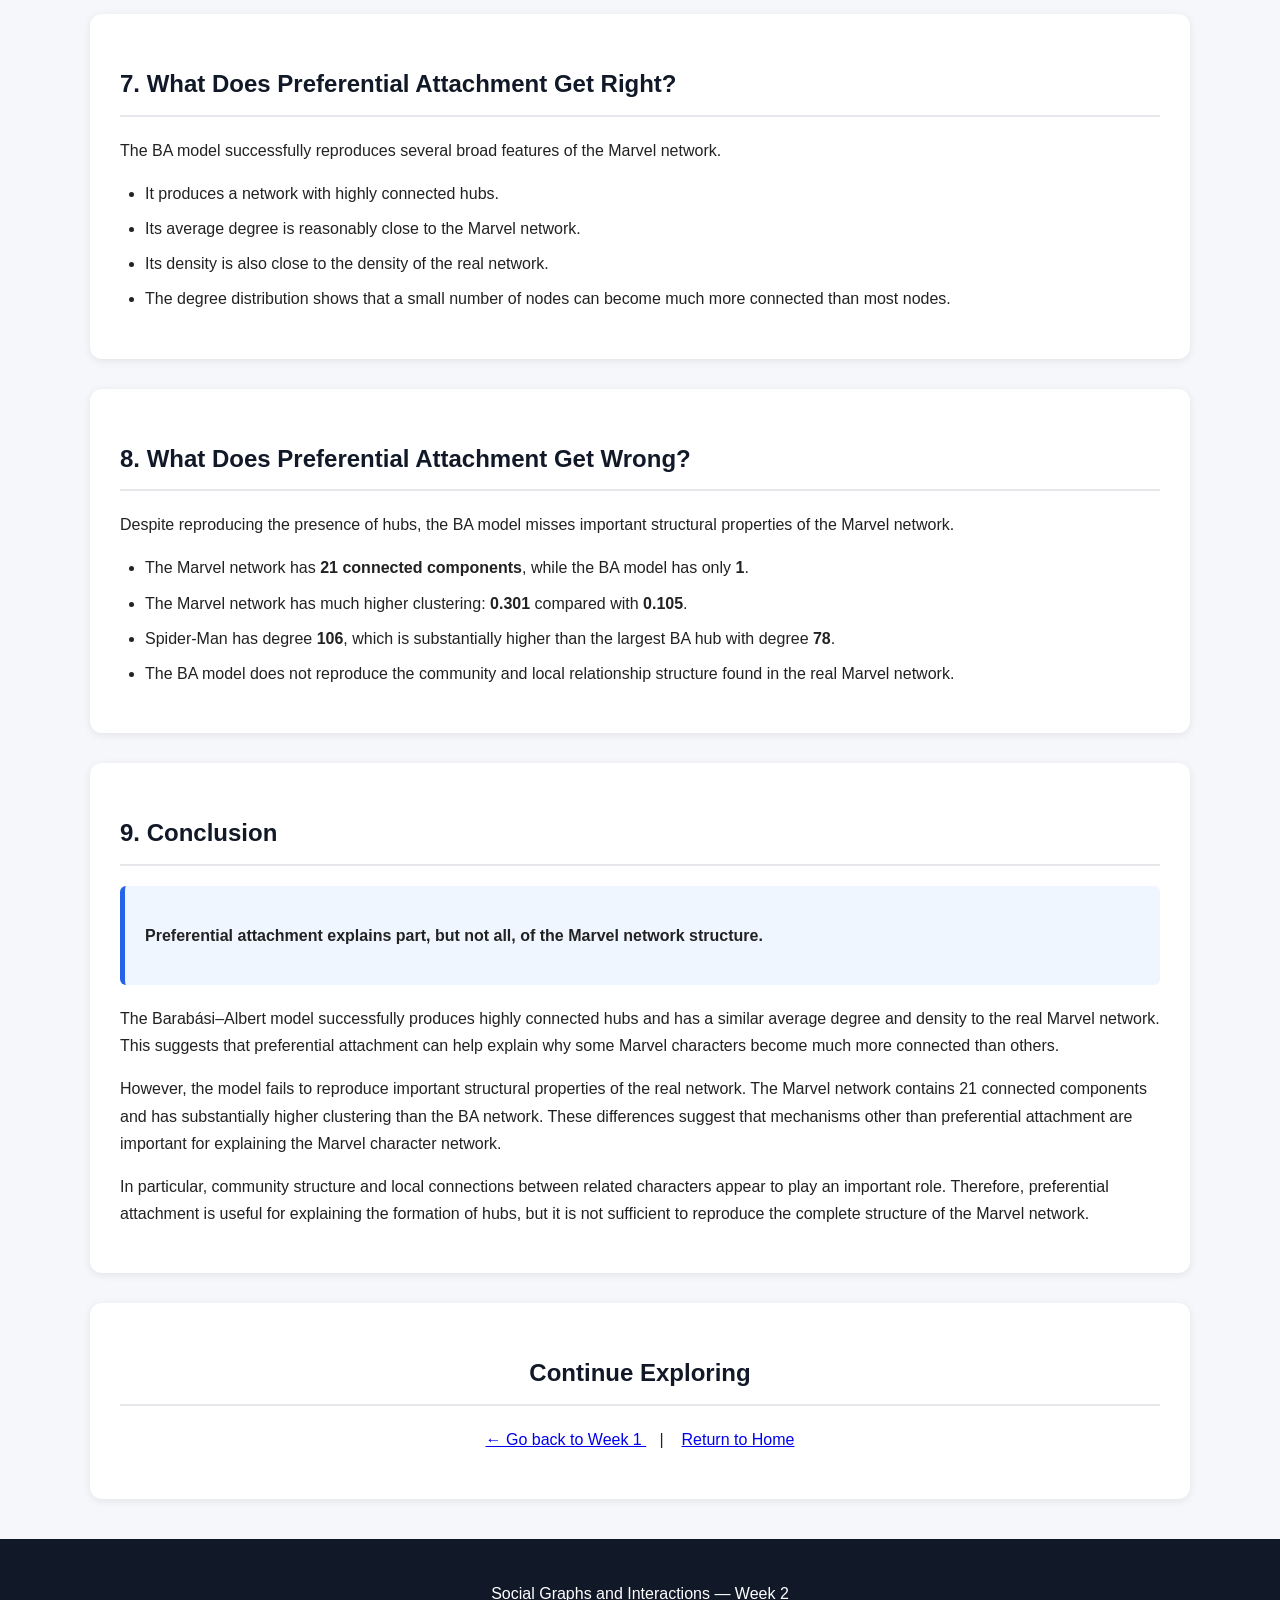
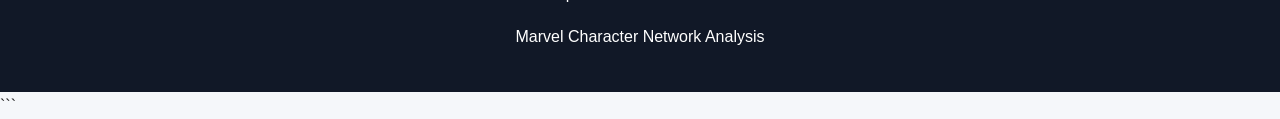
<file: week2/index.html>
```html
<!DOCTYPE html>
<html lang="en">

<head>
    <meta charset="UTF-8">
    <meta name="viewport" content="width=device-width, initial-scale=1.0">

    <title>Week 2 — Marvel Network and Preferential Attachment</title>

    <style>

        body {
            font-family: Arial, Helvetica, sans-serif;
            line-height: 1.7;
            margin: 0;
            background-color: #f5f7fa;
            color: #222;
        }

        header {
            background-color: #111827;
            color: white;
            padding: 35px 20px;
            text-align: center;
        }

        header h1 {
            margin: 0;
            font-size: 36px;
        }

        header p {
            font-size: 18px;
            margin-top: 10px;
        }

        nav {
            background-color: white;
            padding: 15px;
            text-align: center;
            border-bottom: 1px solid #ddd;
            position: sticky;
            top: 0;
            z-index: 1000;
        }

        nav a {
            text-decoration: none;
            color: #2563eb;
            font-weight: bold;
            margin: 0 15px;
        }

        nav a:hover {
            text-decoration: underline;
        }

        .container {
            max-width: 1100px;
            margin: 30px auto;
            padding: 0 20px;
        }

        section {
            background-color: white;
            padding: 30px;
            margin-bottom: 30px;
            border-radius: 12px;
            box-shadow: 0 2px 8px rgba(0,0,0,0.08);
        }

        h2 {
            color: #111827;
            border-bottom: 2px solid #e5e7eb;
            padding-bottom: 10px;
        }

        h3 {
            color: #374151;
        }

        .highlight {
            background-color: #eff6ff;
            border-left: 5px solid #2563eb;
            padding: 20px;
            margin: 20px 0;
            border-radius: 6px;
        }

        .important {
            background-color: #fef3c7;
            border-left: 5px solid #f59e0b;
            padding: 20px;
            margin: 20px 0;
            border-radius: 6px;
        }

        .success {
            background-color: #ecfdf5;
            border-left: 5px solid #10b981;
            padding: 20px;
            margin: 20px 0;
            border-radius: 6px;
        }

        .question {
            font-size: 20px;
            font-weight: bold;
            color: #1d4ed8;
        }

        table {
            width: 100%;
            border-collapse: collapse;
            margin-top: 20px;
        }

        th,
        td {
            border: 1px solid #d1d5db;
            padding: 12px;
            text-align: center;
        }

        th {
            background-color: #111827;
            color: white;
        }

        tr:nth-child(even) {
            background-color: #f9fafb;
        }

        .image-container {
            text-align: center;
            margin: 30px 0;
        }

        .image-container img {
            max-width: 100%;
            height: auto;
            border: 1px solid #ddd;
            border-radius: 8px;
            box-shadow: 0 2px 8px rgba(0,0,0,0.1);
        }

        .caption {
            font-size: 14px;
            color: #666;
            margin-top: 8px;
        }

        ul {
            padding-left: 25px;
        }

        li {
            margin-bottom: 8px;
        }

        .metric-boxes {
            display: grid;
            grid-template-columns: repeat(auto-fit, minmax(180px, 1fr));
            gap: 15px;
            margin-top: 20px;
        }

        .metric {
            background-color: #f9fafb;
            padding: 20px;
            text-align: center;
            border-radius: 8px;
            border: 1px solid #e5e7eb;
        }

        .metric strong {
            display: block;
            font-size: 28px;
            color: #2563eb;
        }

        .metric span {
            color: #555;
            font-size: 14px;
        }

        footer {
            text-align: center;
            background-color: #111827;
            color: white;
            padding: 25px;
            margin-top: 40px;
        }

        @media (max-width: 700px) {

            header h1 {
                font-size: 28px;
            }

            section {
                padding: 20px;
            }

            nav a {
                display: inline-block;
                margin: 5px 8px;
            }

        }

    </style>

</head>


<body>


<!-- ========================================= -->
<!-- HEADER -->
<!-- ========================================= -->

<header>

    <h1>Week 2 — Marvel Network and Preferential Attachment</h1>

    <p>Social Graphs and Interactions</p>

</header>


<!-- ========================================= -->
<!-- NAVIGATION -->
<!-- ========================================= -->

<nav>

    <!-- ../ means go one folder UP -->

    <a href="../index.html">Home</a>

    <a href="../week1.html">← Week 1</a>

    <a href="index.html">Week 2</a>

    <a href="../week3/index.html">Week 3 →</a>

</nav>


<div class="container">


<!-- ========================================= -->
<!-- WEEK 2 OVERVIEW -->
<!-- ========================================= -->

<section>

    <h2>Week 2 Overview</h2>

    <p>
        In Week 1, we constructed and explored a social network
        of Marvel characters based on relationships extracted
        from Wikipedia.
    </p>

    <p>
        In Week 2, we investigate whether a simple network growth
        mechanism called <strong>preferential attachment</strong>
        can explain some of the structure observed in the real
        Marvel network.
    </p>

    <div class="highlight">

        <p class="question">
            Can preferential attachment explain the structure
            of the Marvel character network?
        </p>

    </div>

</section>


<!-- ========================================= -->
<!-- METHOD -->
<!-- ========================================= -->

<section>

    <h2>1. Method</h2>

    <p>
        The original Marvel network is directed because the edges
        represent links between characters. For comparison with
        the Barabási–Albert model, we converted the network into
        an undirected network.
    </p>

    <p>
        The resulting real Marvel network contains:
    </p>

    <ul>

        <li><strong>310 nodes</strong></li>

        <li><strong>1,439 edges</strong></li>

        <li><strong>21 connected components</strong></li>

    </ul>

    <p>
        We then generated a Barabási–Albert (BA) preferential
        attachment network with the same number of nodes.
        We selected <strong>m = 5</strong>, which produced a
        network with a similar number of edges.
    </p>

    <p>
        The two networks were compared using:
    </p>

    <ul>

        <li>Number of nodes</li>
        <li>Number of edges</li>
        <li>Average degree</li>
        <li>Network density</li>
        <li>Number of connected components</li>
        <li>Average clustering coefficient</li>
        <li>Degree distribution</li>
        <li>Degree CCDF</li>
        <li>Largest hubs</li>

    </ul>

</section>


<!-- ========================================= -->
<!-- BASIC STATISTICS -->
<!-- ========================================= -->

<section>

    <h2>2. Basic Network Statistics</h2>

    <div class="metric-boxes">

        <div class="metric">
            <strong>310</strong>
            <span>Nodes in both networks</span>
        </div>

        <div class="metric">
            <strong>1,439</strong>
            <span>Real Marvel edges</span>
        </div>

        <div class="metric">
            <strong>1,525</strong>
            <span>BA model edges</span>
        </div>

        <div class="metric">
            <strong>9.28</strong>
            <span>Marvel average degree</span>
        </div>

        <div class="metric">
            <strong>9.84</strong>
            <span>BA average degree</span>
        </div>

    </div>


    <table>

        <tr>
            <th>Measure</th>
            <th>Real Marvel</th>
            <th>BA Model</th>
        </tr>

        <tr>
            <td>Nodes</td>
            <td>310</td>
            <td>310</td>
        </tr>

        <tr>
            <td>Edges</td>
            <td>1,439</td>
            <td>1,525</td>
        </tr>

        <tr>
            <td>Average degree</td>
            <td>9.284</td>
            <td>9.839</td>
        </tr>

        <tr>
            <td>Density</td>
            <td>0.0300</td>
            <td>0.0318</td>
        </tr>

        <tr>
            <td>Connected components</td>
            <td>21</td>
            <td>1</td>
        </tr>

        <tr>
            <td>Average clustering</td>
            <td>0.301</td>
            <td>0.105</td>
        </tr>

    </table>

</section>


<!-- ========================================= -->
<!-- DEGREE DISTRIBUTION GRAPH -->
<!-- ========================================= -->

<section>

    <h2>3. Degree Distribution</h2>

    <p>
        The first comparison examines the degree distribution of
        the real Marvel network and the BA model.
    </p>

    <div class="image-container">

        <img
            src="week2_real_vs_ba_degree.png"
            alt="Real Marvel network versus BA model degree distribution"
        >

        <p class="caption">
            Figure 1. Degree distribution of the real Marvel network
            compared with the Barabási–Albert model.
        </p>

    </div>

    <p>
        Both networks contain highly connected nodes, showing that
        preferential attachment can reproduce the general tendency
        for some nodes to become much more connected than others.
    </p>

</section>


<!-- ========================================= -->
<!-- CCDF GRAPH -->
<!-- ========================================= -->

<section>

    <h2>4. Degree CCDF</h2>

    <p>
        The complementary cumulative distribution function (CCDF)
        provides another way of comparing the degree distributions,
        particularly in the high-degree region.
    </p>

    <div class="image-container">

        <img
            src="week2_ccdf_real_vs_ba.png"
            alt="Real Marvel network versus BA model degree CCDF"
        >

        <p class="caption">
            Figure 2. Degree CCDF for the real Marvel network and
            the Barabási–Albert model.
        </p>

    </div>

    <p>
        The comparison shows that the real Marvel network contains
        a particularly strong high-degree hub structure. The
        preferential attachment model captures the presence of hubs,
        but does not reproduce the exact distribution of degrees
        observed in the Marvel network.
    </p>

</section>


<!-- ========================================= -->
<!-- CONNECTED COMPONENTS AND CLUSTERING -->
<!-- ========================================= -->

<section>

    <h2>5. Connected Components and Clustering</h2>

    <p>
        One of the clearest differences between the two networks
        appears in their global and local structure.
    </p>


    <div class="important">

        <h3>Connected Components</h3>

        <p>
            The real Marvel network contains
            <strong>21 connected components</strong>, whereas the
            BA model contains only <strong>1 connected component</strong>.
        </p>

        <p>
            This means that preferential attachment produces a
            single connected network, while the Marvel network
            contains several separate groups of characters.
        </p>

    </div>


    <div class="success">

        <h3>Clustering</h3>

        <p>
            The average clustering coefficient of the Marvel network
            is approximately <strong>0.301</strong>, compared with
            only <strong>0.105</strong> for the BA model.
        </p>

        <p>
            Therefore, characters in the real Marvel network are much
            more likely to form tightly connected local groups than
            would be expected from a simple preferential attachment
            mechanism.
        </p>

    </div>

</section>


<!-- ========================================= -->
<!-- REAL MARVEL HUBS -->
<!-- ========================================= -->

<section>

    <h2>6. Largest Hubs</h2>

    <p>
        We compared the nodes with the highest degree in both
        networks.
    </p>


    <h3>Top 10 Real Marvel Hubs</h3>

    <table>

        <tr>
            <th>Rank</th>
            <th>Character</th>
            <th>Degree</th>
        </tr>

        <tr>
            <td>1</td>
            <td>Spider-Man</td>
            <td>106</td>
        </tr>

        <tr>
            <td>2</td>
            <td>Hulk</td>
            <td>65</td>
        </tr>

        <tr>
            <td>3</td>
            <td>Wolverine (character)</td>
            <td>63</td>
        </tr>

        <tr>
            <td>4</td>
            <td>Doctor Strange</td>
            <td>57</td>
        </tr>

        <tr>
            <td>5</td>
            <td>Deadpool</td>
            <td>41</td>
        </tr>

        <tr>
            <td>6</td>
            <td>She-Hulk</td>
            <td>37</td>
        </tr>

        <tr>
            <td>7</td>
            <td>Phoenix (Guardians of the Galaxy)</td>
            <td>32</td>
        </tr>

        <tr>
            <td>8</td>
            <td>Scarlet Witch</td>
            <td>32</td>
        </tr>

        <tr>
            <td>9</td>
            <td>Black Panther (character)</td>
            <td>31</td>
        </tr>

        <tr>
            <td>10</td>
            <td>Venom (character)</td>
            <td>29</td>
        </tr>

    </table>


    <h3>Top 10 BA Model Hubs</h3>

    <table>

        <tr>
            <th>Rank</th>
            <th>BA Node</th>
            <th>Degree</th>
        </tr>

        <tr>
            <td>1</td>
            <td>Node 7</td>
            <td>78</td>
        </tr>

        <tr>
            <td>2</td>
            <td>Node 9</td>
            <td>78</td>
        </tr>

        <tr>
            <td>3</td>
            <td>Node 8</td>
            <td>73</td>
        </tr>

        <tr>
            <td>4</td>
            <td>Node 0</td>
            <td>67</td>
        </tr>

        <tr>
            <td>5</td>
            <td>Node 10</td>
            <td>46</td>
        </tr>

        <tr>
            <td>6</td>
            <td>Node 19</td>
            <td>39</td>
        </tr>

        <tr>
            <td>7</td>
            <td>Node 6</td>
            <td>37</td>
        </tr>

        <tr>
            <td>8</td>
            <td>Node 15</td>
            <td>36</td>
        </tr>

        <tr>
            <td>9</td>
            <td>Node 26</td>
            <td>35</td>
        </tr>

        <tr>
            <td>10</td>
            <td>Node 16</td>
            <td>34</td>
        </tr>

    </table>


    <p>
        Unlike the real network, the BA model nodes do not represent
        specific Marvel characters. They are simply numbered nodes.
        Therefore, the hub identities themselves are not meaningful;
        the important comparison is their degree.
    </p>

</section>


<!-- ========================================= -->
<!-- WHAT BA GETS RIGHT -->
<!-- ========================================= -->

<section>

    <h2>7. What Does Preferential Attachment Get Right?</h2>

    <p>
        The BA model successfully reproduces several broad features
        of the Marvel network.
    </p>

    <ul>

        <li>
            It produces a network with highly connected hubs.
        </li>

        <li>
            Its average degree is reasonably close to the Marvel
            network.
        </li>

        <li>
            Its density is also close to the density of the real
            network.
        </li>

        <li>
            The degree distribution shows that a small number of
            nodes can become much more connected than most nodes.
        </li>

    </ul>

</section>


<!-- ========================================= -->
<!-- WHAT BA GETS WRONG -->
<!-- ========================================= -->

<section>

    <h2>8. What Does Preferential Attachment Get Wrong?</h2>

    <p>
        Despite reproducing the presence of hubs, the BA model
        misses important structural properties of the Marvel network.
    </p>

    <ul>

        <li>
            The Marvel network has <strong>21 connected components</strong>,
            while the BA model has only <strong>1</strong>.
        </li>

        <li>
            The Marvel network has much higher clustering:
            <strong>0.301</strong> compared with <strong>0.105</strong>.
        </li>

        <li>
            Spider-Man has degree <strong>106</strong>, which is
            substantially higher than the largest BA hub with degree
            <strong>78</strong>.
        </li>

        <li>
            The BA model does not reproduce the community and local
            relationship structure found in the real Marvel network.
        </li>

    </ul>

</section>


<!-- ========================================= -->
<!-- CONCLUSION -->
<!-- ========================================= -->

<section>

    <h2>9. Conclusion</h2>

    <div class="highlight">

        <p>
            <strong>
                Preferential attachment explains part, but not all,
                of the Marvel network structure.
            </strong>
        </p>

    </div>

    <p>
        The Barabási–Albert model successfully produces highly
        connected hubs and has a similar average degree and density
        to the real Marvel network. This suggests that preferential
        attachment can help explain why some Marvel characters become
        much more connected than others.
    </p>

    <p>
        However, the model fails to reproduce important structural
        properties of the real network. The Marvel network contains
        21 connected components and has substantially higher clustering
        than the BA network. These differences suggest that mechanisms
        other than preferential attachment are important for explaining
        the Marvel character network.
    </p>

    <p>
        In particular, community structure and local connections
        between related characters appear to play an important role.
        Therefore, preferential attachment is useful for explaining
        the formation of hubs, but it is not sufficient to reproduce
        the complete structure of the Marvel network.
    </p>

</section>


<!-- ========================================= -->
<!-- BOTTOM NAVIGATION -->
<!-- ========================================= -->

<section style="text-align: center;">

    <h2>Continue Exploring</h2>

    <p>

        <a href="../week1.html">
            ← Go back to Week 1
        </a>

        &nbsp;&nbsp; | &nbsp;&nbsp;

        <a href="../index.html">
            Return to Home
        </a>

    </p>

</section>


</div>


<!-- ========================================= -->
<!-- FOOTER -->
<!-- ========================================= -->

<footer>

    <p>
        Social Graphs and Interactions — Week 2
    </p>

    <p>
        Marvel Character Network Analysis
    </p>

</footer>


</body>

</html>
```
</file>
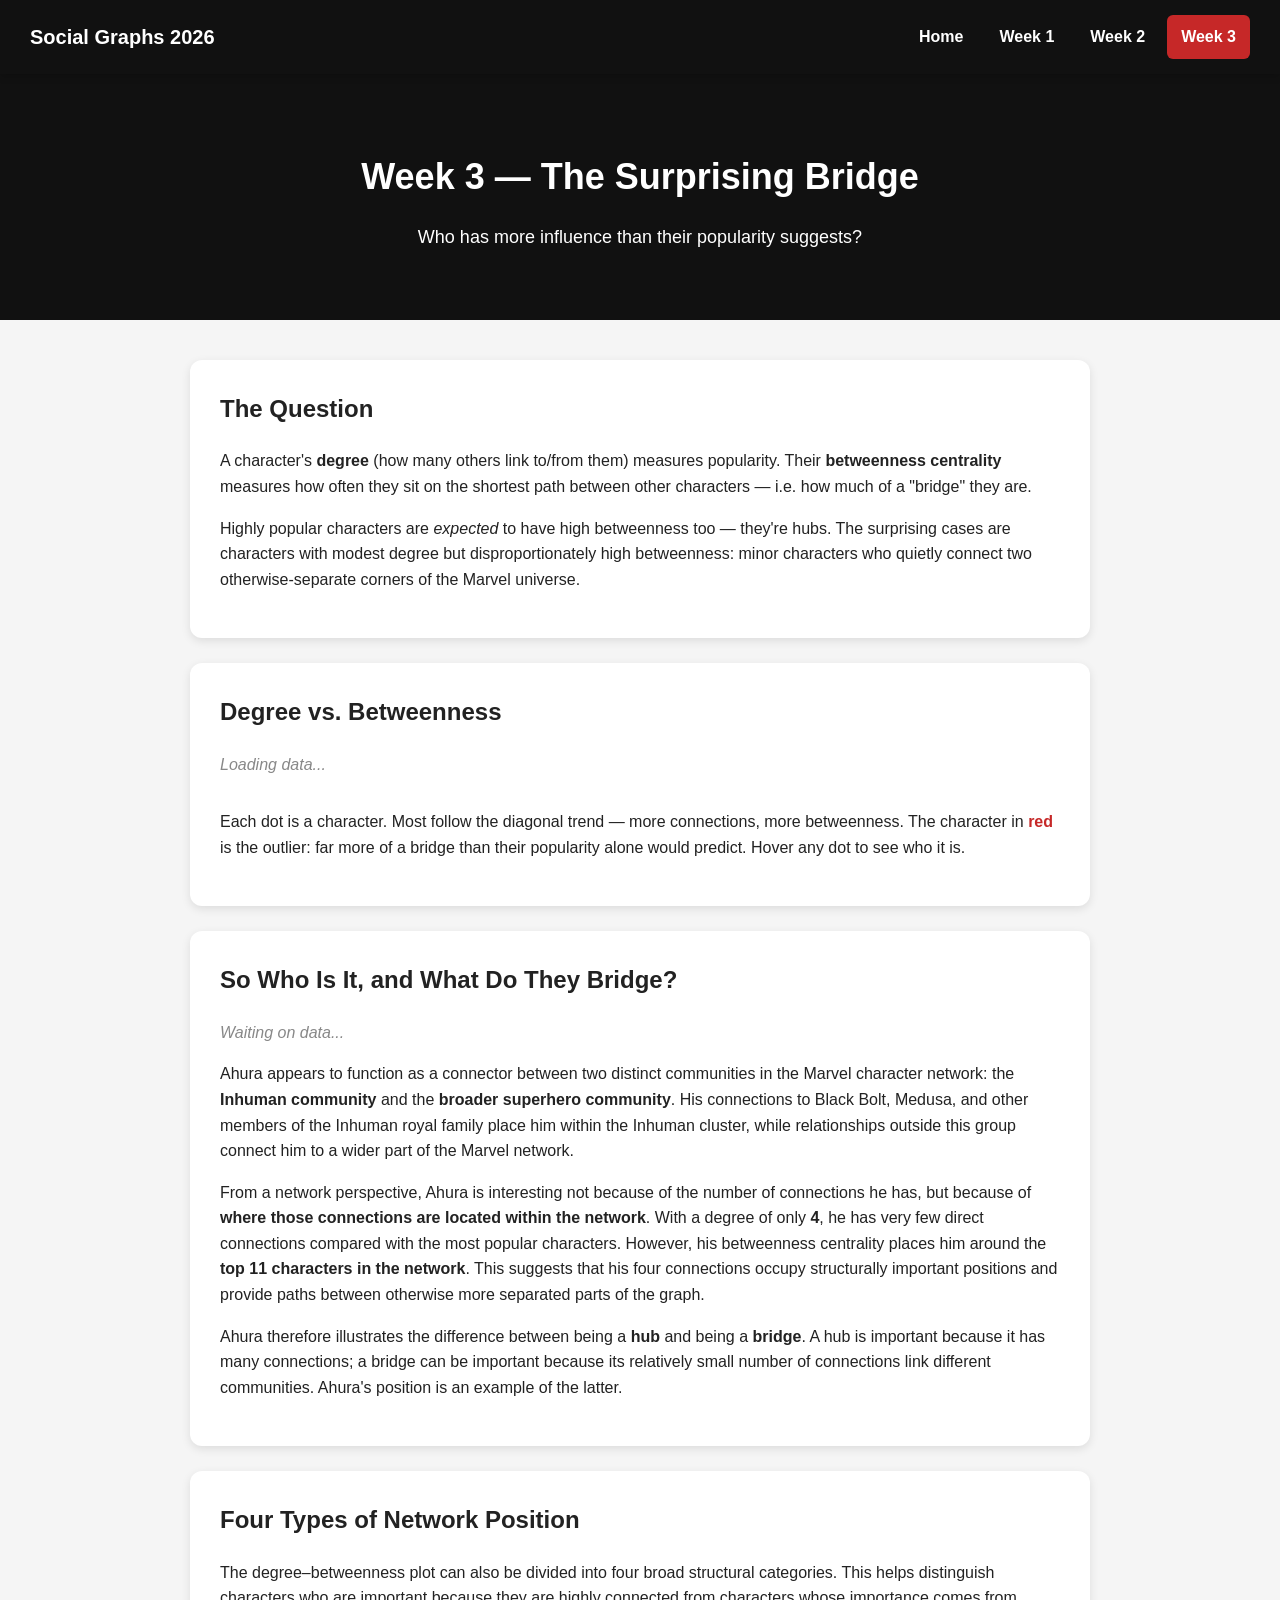
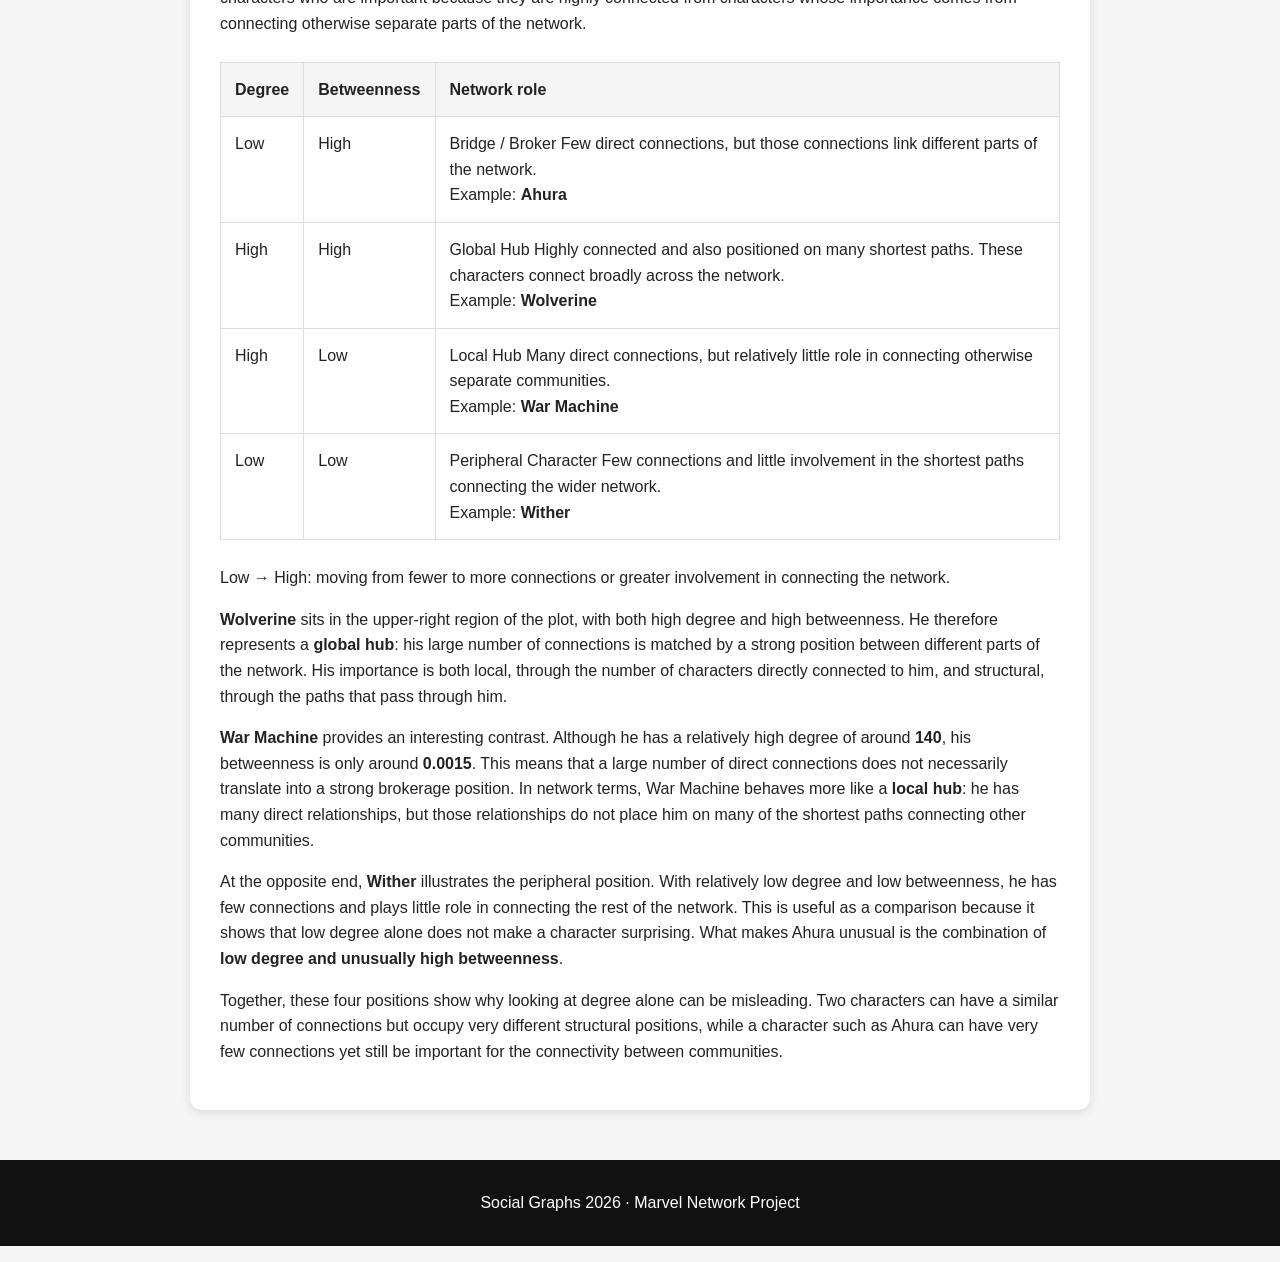
<file: week3/index.html>
<!DOCTYPE html>
<html lang="en">
<head>
<meta charset="UTF-8">
<meta name="viewport" content="width=device-width, initial-scale=1.0">
<title>Week 3 — Surprising Centrality</title>
<script src="https://d3js.org/d3.v7.min.js"></script>
<style>
    body {
        font-family: Arial, sans-serif;
        margin: 0;
        background: #f5f5f5;
        color: #222;
        line-height: 1.6;
    }
    .navbar {
        background: #111;
        color: white;
        padding: 15px 30px;
        display: flex;
        justify-content: space-between;
        align-items: center;
        position: sticky;
        top: 0;
        z-index: 1000;
        box-shadow: 0 2px 8px rgba(0,0,0,0.2);
    }
    .nav-title { font-size: 20px; font-weight: bold; }
    .nav-links { display: flex; gap: 8px; }
    .nav-links a {
        color: white;
        text-decoration: none;
        font-weight: bold;
        padding: 9px 14px;
        border-radius: 6px;
    }
    .nav-links a:hover, .nav-links a.active { background: #c62828; }
    header {
        background: #111;
        color: white;
        padding: 50px 20px;
        text-align: center;
    }
    header h1 { font-size: 36px; margin-bottom: 10px; }
    header p { font-size: 18px; }
    main {
        max-width: 900px;
        margin: 40px auto;
        padding: 0 20px;
    }
    .card {
        background: white;
        padding: 30px;
        margin-bottom: 25px;
        border-radius: 12px;
        box-shadow: 0 3px 10px rgba(0,0,0,0.1);
    }
    .card h2 { margin-top: 0; }
    #chart-container {
        width: 100%;
        overflow-x: auto;
    }
    .tooltip {
        position: absolute;
        background: #111;
        color: white;
        padding: 8px 12px;
        border-radius: 6px;
        font-size: 13px;
        pointer-events: none;
        opacity: 0;
        transition: opacity 0.1s;
    }
    .dot { cursor: pointer; }
    .dot.surprise { fill: #c62828 !important; stroke: #111; stroke-width: 2px; }
    .status { color: #888; font-style: italic; }
    footer {
        text-align: center;
        padding: 30px;
        background: #111;
        color: white;
        margin-top: 50px;
    }

    .quadrant-table {
        width: 100%;
        border-collapse: collapse;
        margin: 25px 0;
    }

    .quadrant-table th,
    .quadrant-table td {
        border: 1px solid #ddd;
        padding: 14px;
        text-align: left;
        vertical-align: top;
    }

    .quadrant-table th {
        background: #f5f5f5;
        font-weight: bold;
    }

    
</style>
</head>
<body>

<nav class="navbar">
    <div class="nav-title">Social Graphs 2026</div>
    <div class="nav-links">
        <a href="../index.html">Home</a>
        <a href="../week1.html">Week 1</a>
        <a href="../week2/index.html">Week 2</a>
        <a href="index.html" class="active">Week 3</a>
    </div>
</nav>

<header>
    <h1>Week 3 — The Surprising Bridge</h1>
    <p>Who has more influence than their popularity suggests?</p>
</header>

<main>

    <div class="card">
        <h2>The Question</h2>
        <p>
            A character's <strong>degree</strong> (how many others link to/from them)
            measures popularity. Their <strong>betweenness centrality</strong>
            measures how often they sit on the shortest path between other
            characters — i.e. how much of a "bridge" they are.
        </p>
        <p>
            Highly popular characters are <em>expected</em> to have high betweenness too —
            they're hubs. The surprising cases are characters with modest degree but
            disproportionately high betweenness: minor characters who quietly connect
            two otherwise-separate corners of the Marvel universe.
        </p>
    </div>

    <div class="card">
        <h2>Degree vs. Betweenness</h2>
        <p class="status" id="status">Loading data...</p>
        <div id="chart-container"></div>
        <p>
            Each dot is a character. Most follow the diagonal trend — more
            connections, more betweenness. The character in
            <strong style="color:#c62828;">red</strong> is the outlier: far more
            of a bridge than their popularity alone would predict. Hover any dot
            to see who it is.
        </p>
    </div>

    <div class="card" id="surprise-writeup">
        <h2>So Who Is It, and What Do They Bridge?</h2>
        <p id="surprise-text" class="status">Waiting on data...</p>
     
        <p>
            Ahura appears to function as a connector between two distinct communities
            in the Marvel character network: the <strong>Inhuman community</strong>
            and the <strong>broader superhero community</strong>. His connections to
            Black Bolt, Medusa, and other members of the Inhuman royal family place him
            within the Inhuman cluster, while relationships outside this group connect
            him to a wider part of the Marvel network.
        </p>
        
        <p>
            From a network perspective, Ahura is interesting not because of the number
            of connections he has, but because of <strong>where those connections are
            located within the network</strong>. With a degree of only
            <strong>4</strong>, he has very few direct connections compared with the
            most popular characters. However, his betweenness centrality places him
            around the <strong>top 11 characters in the network</strong>. This suggests
            that his four connections occupy structurally important positions and
            provide paths between otherwise more separated parts of the graph.
        </p>
        
        <p>
            Ahura therefore illustrates the difference between being a
            <strong>hub</strong> and being a <strong>bridge</strong>. A hub is important
            because it has many connections; a bridge can be important because its
            relatively small number of connections link different communities. Ahura's
            position is an example of the latter.
        </p>
    </div>
        

    <div class="card">

    <h2>Four Types of Network Position</h2>

    <p>
        The degree–betweenness plot can also be divided into four broad
        structural categories. This helps distinguish characters who are
        important because they are highly connected from characters whose
        importance comes from connecting otherwise separate parts of the
        network.
    </p>

    <table class="quadrant-table">
        <thead>
            <tr>
                <th>Degree</th>
                <th>Betweenness</th>
                <th>Network role</th>
            </tr>
        </thead>

        <tbody>

            <tr class="bridge">
                <td>Low</td>
                <td>High</td>
                <td>
                    <span class="type">Bridge / Broker</span>
                    Few direct connections, but those connections link
                    different parts of the network.
                    <div class="example">
                        Example: <strong>Ahura</strong>
                    </div>
                </td>
            </tr>

            <tr class="hub">
                <td>High</td>
                <td>High</td>
                <td>
                    <span class="type">Global Hub</span>
                    Highly connected and also positioned on many shortest
                    paths. These characters connect broadly across the network.
                    <div class="example">
                        Example: <strong>Wolverine</strong>
                    </div>
                </td>
            </tr>

            <tr class="local">
                <td>High</td>
                <td>Low</td>
                <td>
                    <span class="type">Local Hub</span>
                    Many direct connections, but relatively little role in
                    connecting otherwise separate communities.
                    <div class="example">
                        Example: <strong>War Machine</strong>
                    </div>
                </td>
            </tr>

            <tr class="peripheral">
                <td>Low</td>
                <td>Low</td>
                <td>
                    <span class="type">Peripheral Character</span>
                    Few connections and little involvement in the shortest
                    paths connecting the wider network.
                    <div class="example">
                        Example: <strong>Wither</strong>
                    </div>
                </td>
            </tr>

        </tbody>
    </table>

    <p class="axis-note">
        Low → High: moving from fewer to more connections or greater
        involvement in connecting the network.
    </p>

    <p>
        <strong>Wolverine</strong> sits in the upper-right region of the plot,
        with both high degree and high betweenness. He therefore represents a
        <strong>global hub</strong>: his large number of connections is matched
        by a strong position between different parts of the network. His
        importance is both local, through the number of characters directly
        connected to him, and structural, through the paths that pass through him.
    </p>

    <p>
        <strong>War Machine</strong> provides an interesting contrast. Although
        he has a relatively high degree of around <strong>140</strong>, his
        betweenness is only around <strong>0.0015</strong>. This means that a
        large number of direct connections does not necessarily translate into
        a strong brokerage position. In network terms, War Machine behaves more
        like a <strong>local hub</strong>: he has many direct relationships, but
        those relationships do not place him on many of the shortest paths
        connecting other communities.
    </p>

    <p>
        At the opposite end, <strong>Wither</strong> illustrates the peripheral
        position. With relatively low degree and low betweenness, he has few
        connections and plays little role in connecting the rest of the network.
        This is useful as a comparison because it shows that low degree alone
        does not make a character surprising. What makes Ahura unusual is the
        combination of <strong>low degree and unusually high betweenness</strong>.
    </p>

    <p>
        Together, these four positions show why looking at degree alone can be
        misleading. Two characters can have a similar number of connections but
        occupy very different structural positions, while a character such as
        Ahura can have very few connections yet still be important for the
        connectivity between communities.
    </p>

</div>

    
</main>

<footer>
    Social Graphs 2026 · Marvel Network Project
</footer>

<div class="tooltip" id="tooltip"></div>

<script>
const width = Math.min(800, window.innerWidth - 80);
const height = 500;
const margin = { top: 20, right: 30, bottom: 50, left: 60 };

const svg = d3.select("#chart-container")
    .append("svg")
    .attr("width", width)
    .attr("height", height);

const tooltip = d3.select("#tooltip");

d3.json("centrality.json").then(data => {
    document.getElementById("status").textContent =
        `${data.n_nodes} characters, ${data.n_edges} connections.`;

    const nodes = data.nodes;

    const x = d3.scaleLinear()
        .domain([0, d3.max(nodes, d => d.degree) * 1.05])
        .range([margin.left, width - margin.right]);

    const y = d3.scaleLinear()
        .domain([0, d3.max(nodes, d => d.betweenness) * 1.05])
        .range([height - margin.bottom, margin.top]);

    svg.append("g")
        .attr("transform", `translate(0,${height - margin.bottom})`)
        .call(d3.axisBottom(x));

    svg.append("g")
        .attr("transform", `translate(${margin.left},0)`)
        .call(d3.axisLeft(y).tickFormat(d3.format(".3f")));

    svg.append("text")
        .attr("x", width / 2)
        .attr("y", height - 10)
        .attr("text-anchor", "middle")
        .attr("font-size", "13px")
        .text("Degree (popularity)");

    svg.append("text")
        .attr("transform", "rotate(-90)")
        .attr("x", -height / 2)
        .attr("y", 15)
        .attr("text-anchor", "middle")
        .attr("font-size", "13px")
        .text("Betweenness centrality (bridging)");

    svg.selectAll(".dot")
        .data(nodes)
        .enter()
        .append("circle")
        .attr("class", d => "dot" + (d.is_surprise ? " surprise" : ""))
        .attr("cx", d => x(d.degree))
        .attr("cy", d => y(d.betweenness))
        .attr("r", d => d.is_surprise ? 8 : 4)
        .attr("fill", d => d.is_surprise ? "#c62828" : "#2563eb")
        .attr("opacity", 0.7)
        .on("mouseover", (event, d) => {
            tooltip.style("opacity", 1)
                .html(`<strong>${d.name}</strong><br>Degree: ${d.degree}<br>Betweenness: ${d.betweenness.toFixed(4)}`);
        })
        .on("mousemove", (event) => {
            tooltip.style("left", (event.pageX + 12) + "px")
                   .style("top", (event.pageY - 20) + "px");
        })
        .on("mouseout", () => tooltip.style("opacity", 0));

    const surprise = nodes.find(d => d.is_surprise);
    if (surprise) {
        const communities = data.surprise_neighbor_communities || {};
        const commList = Object.entries(communities)
            .map(([c, n]) => `community ${c} (${n} neighbors)`)
            .join(", ");
        document.getElementById("surprise-text").textContent =
            `${surprise.name} has degree ${surprise.degree} but ranks far higher ` +
            `on betweenness than that popularity would suggest. Their neighbors span: ${commList}.`;
    }
}).catch(err => {
    document.getElementById("status").textContent =
        "Could not load centrality.json — make sure it's in the same folder as this file.";
    console.error(err);
});
</script>

</body>
</html>
</file>
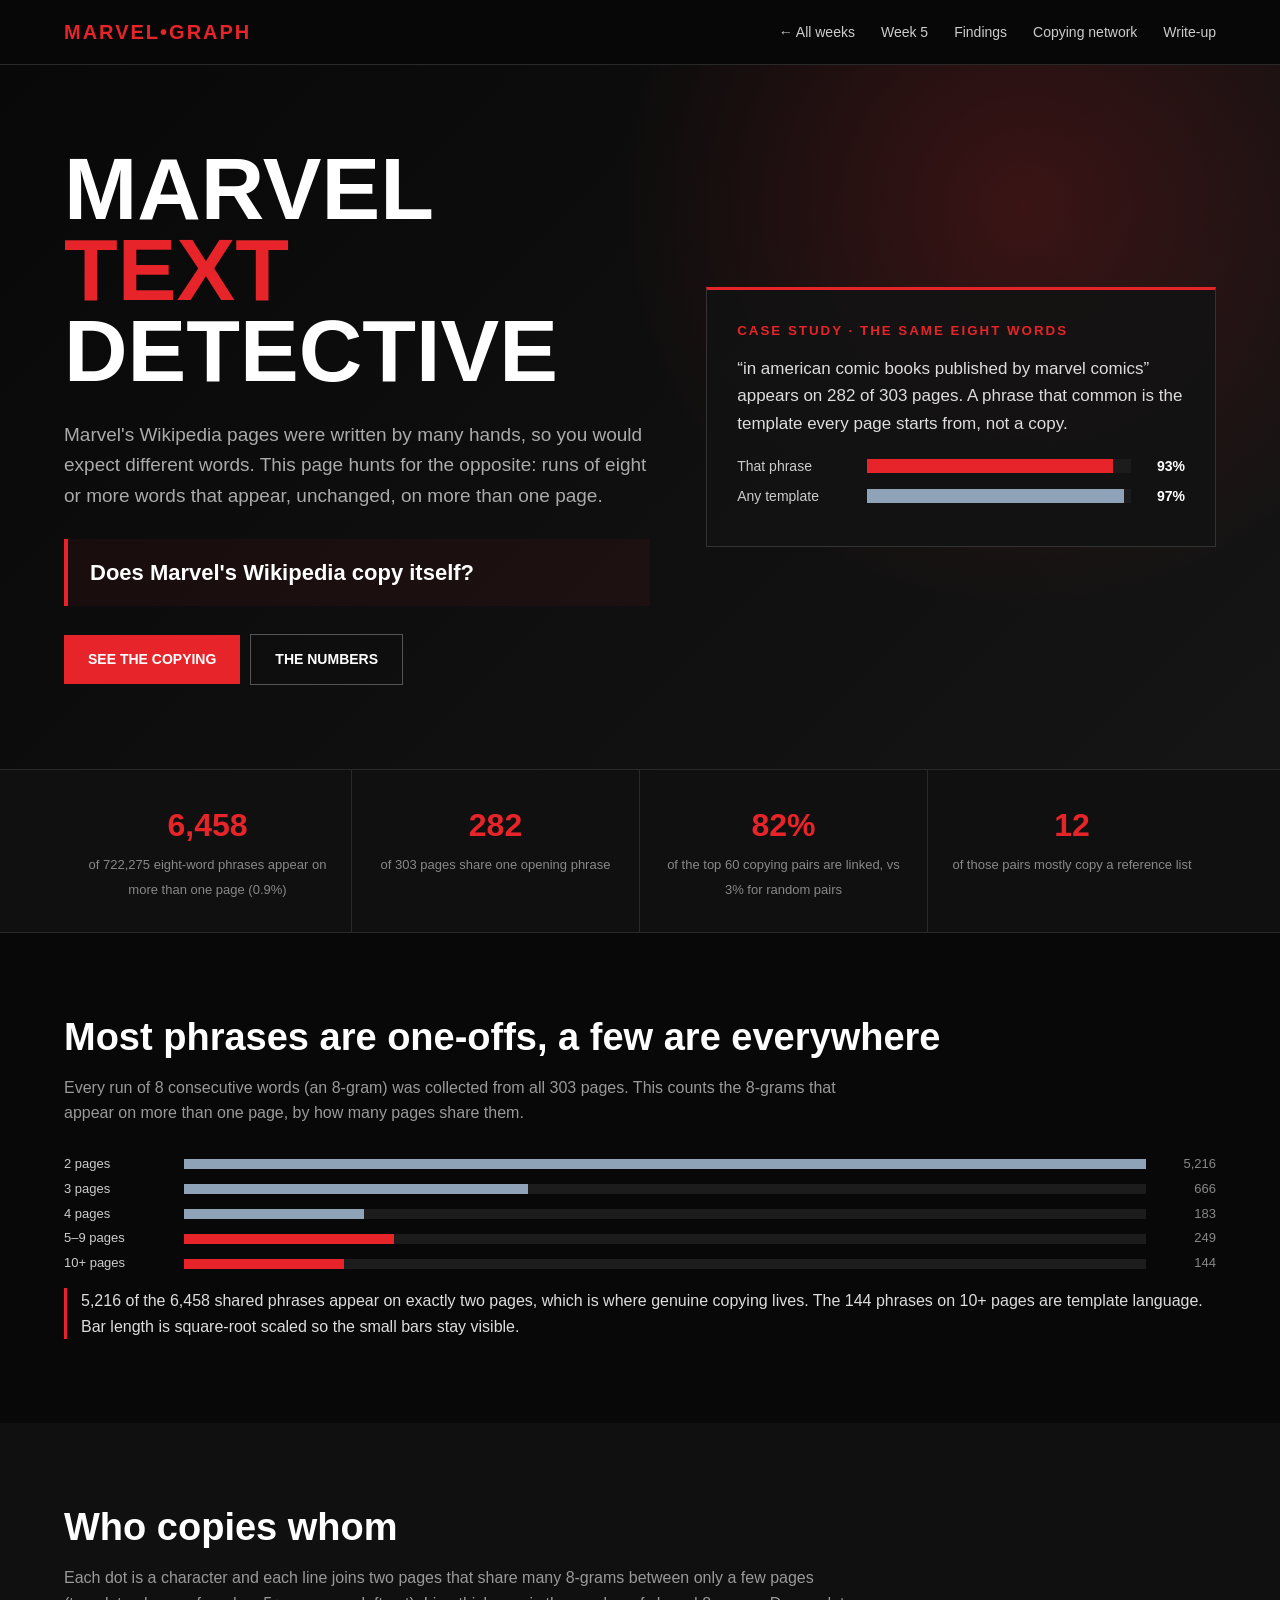
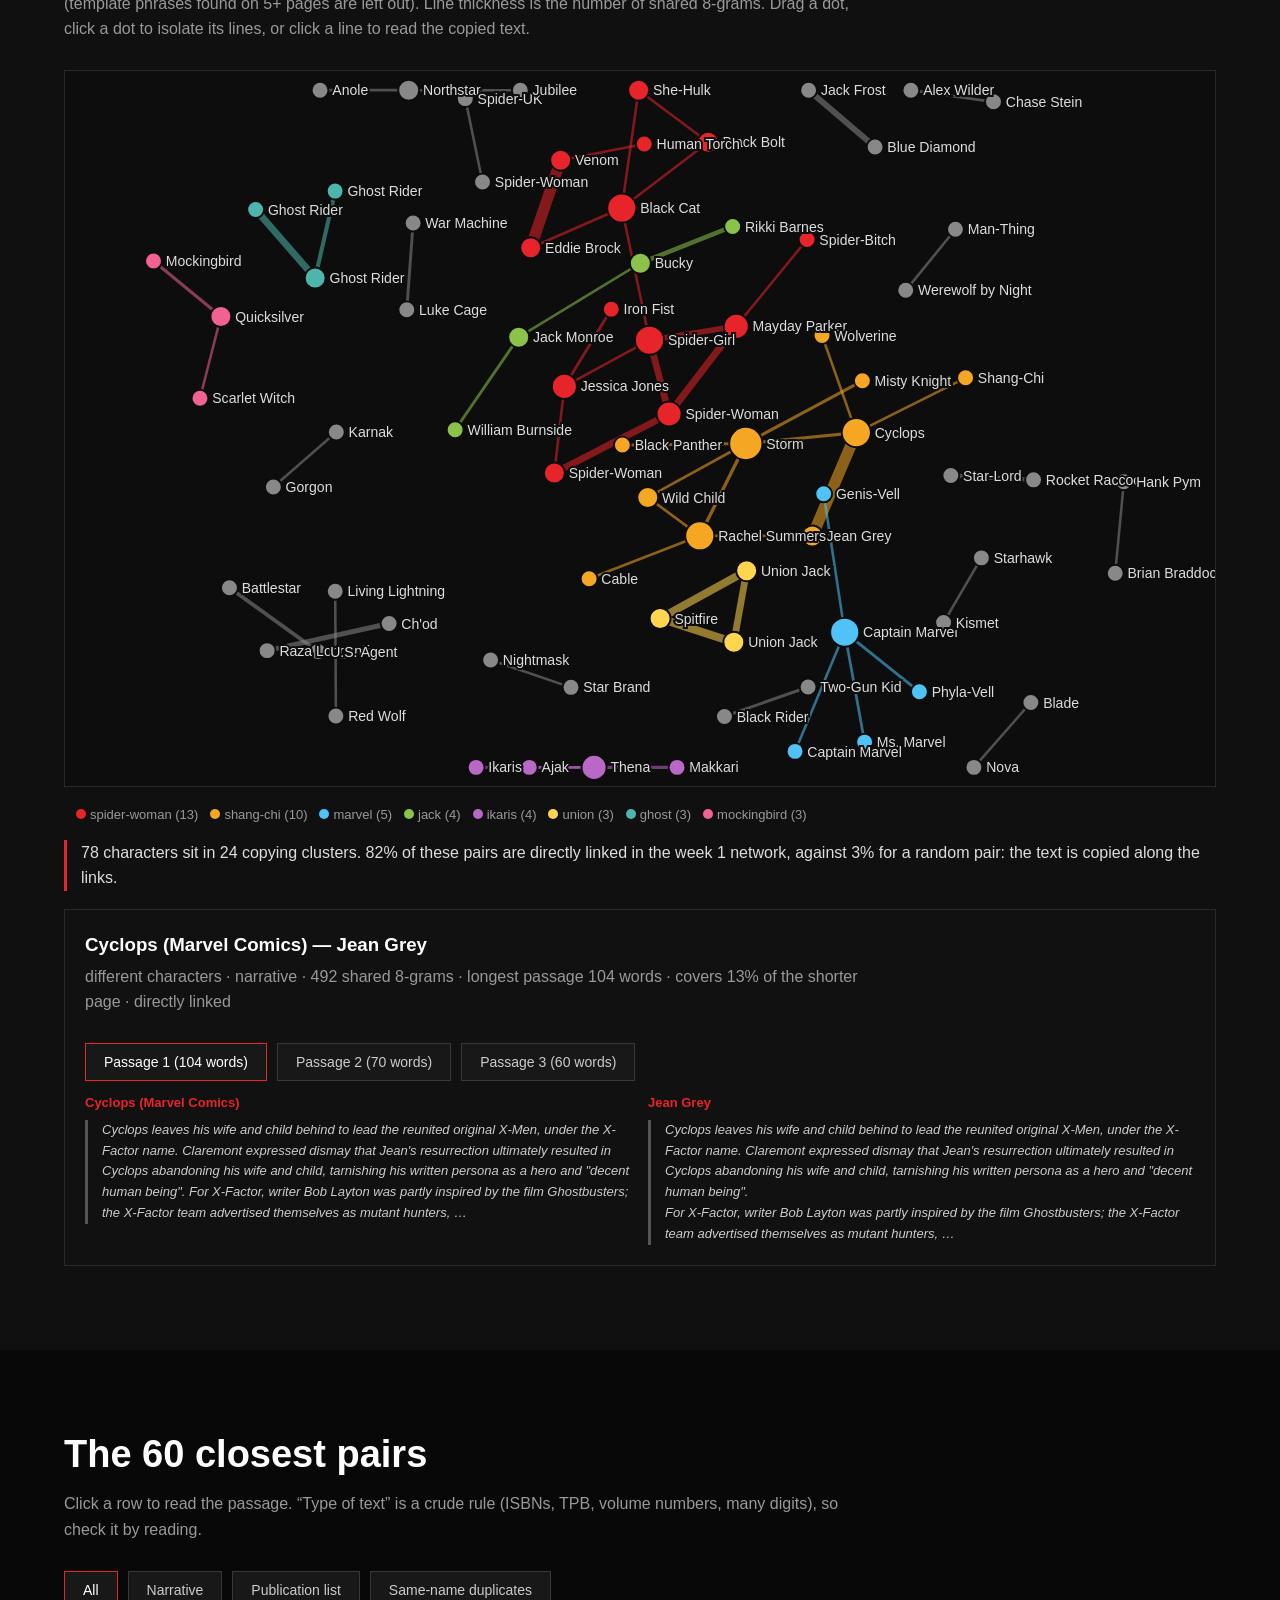
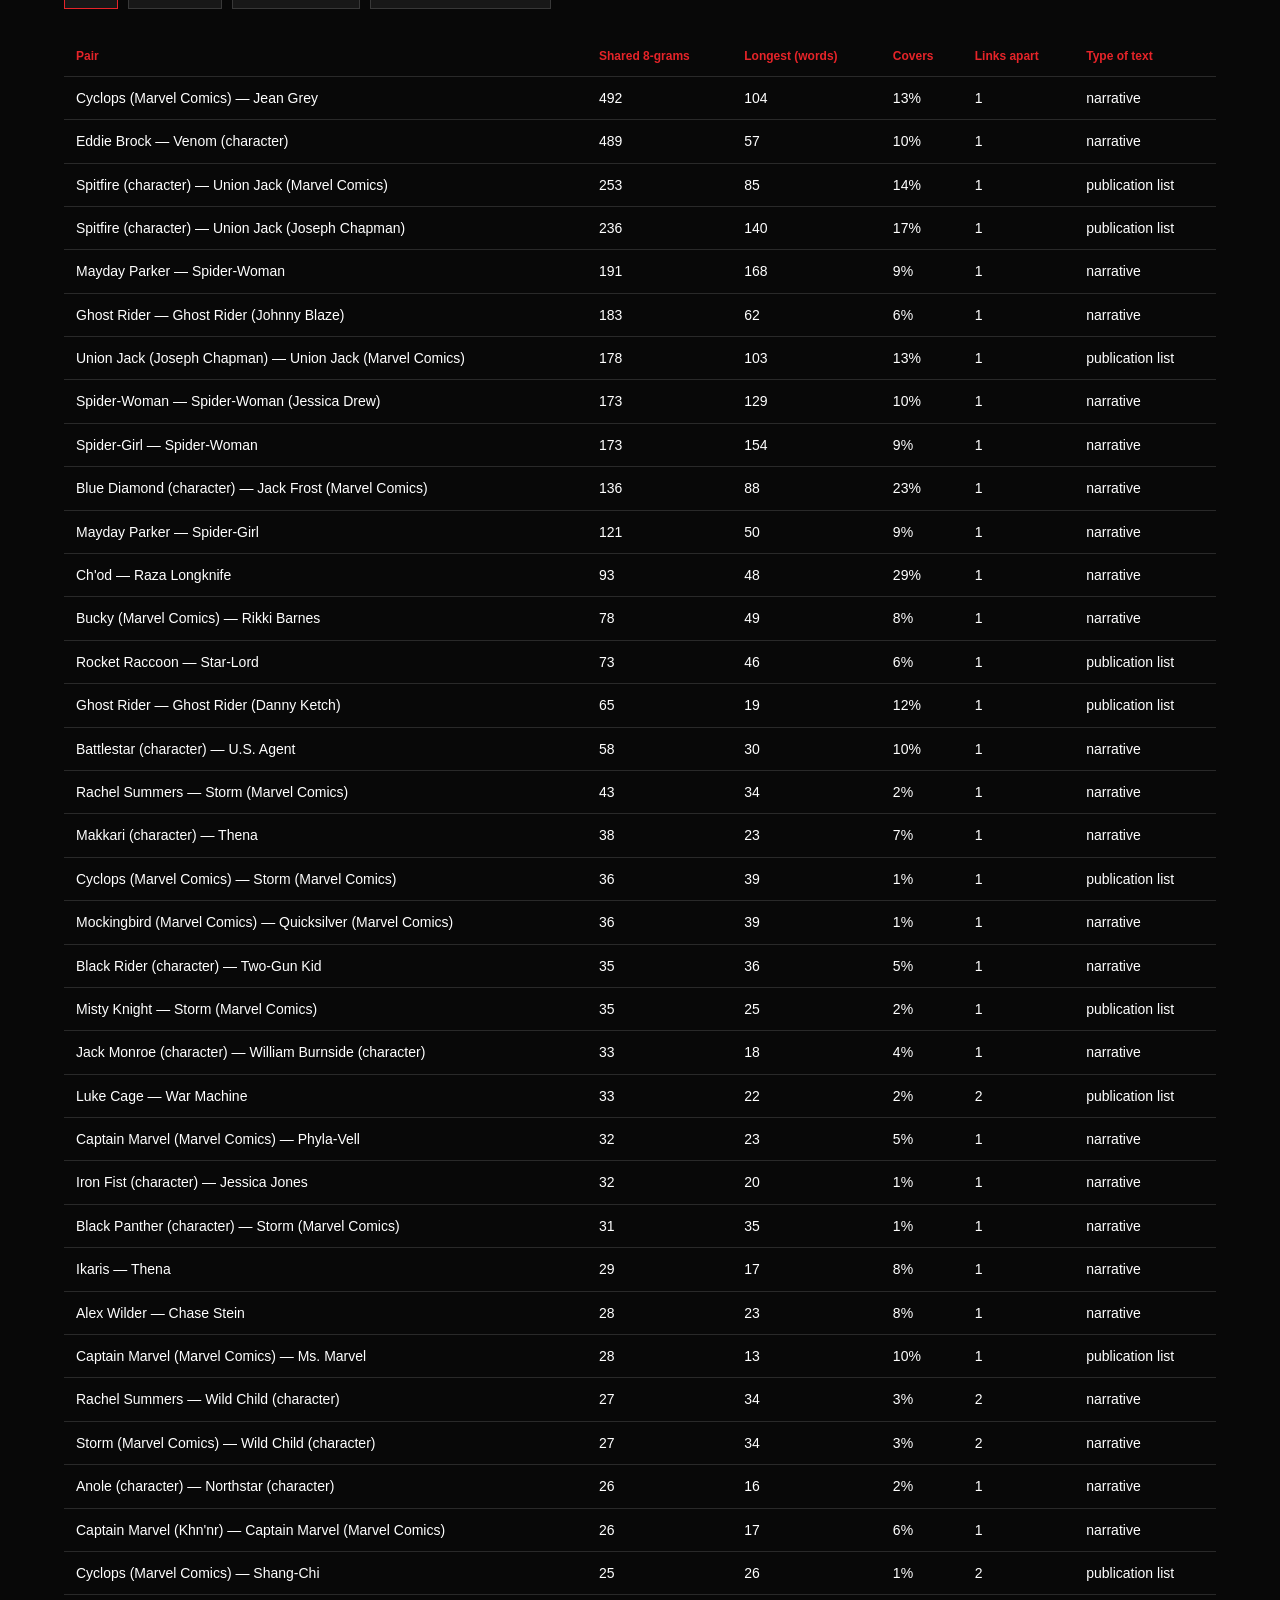
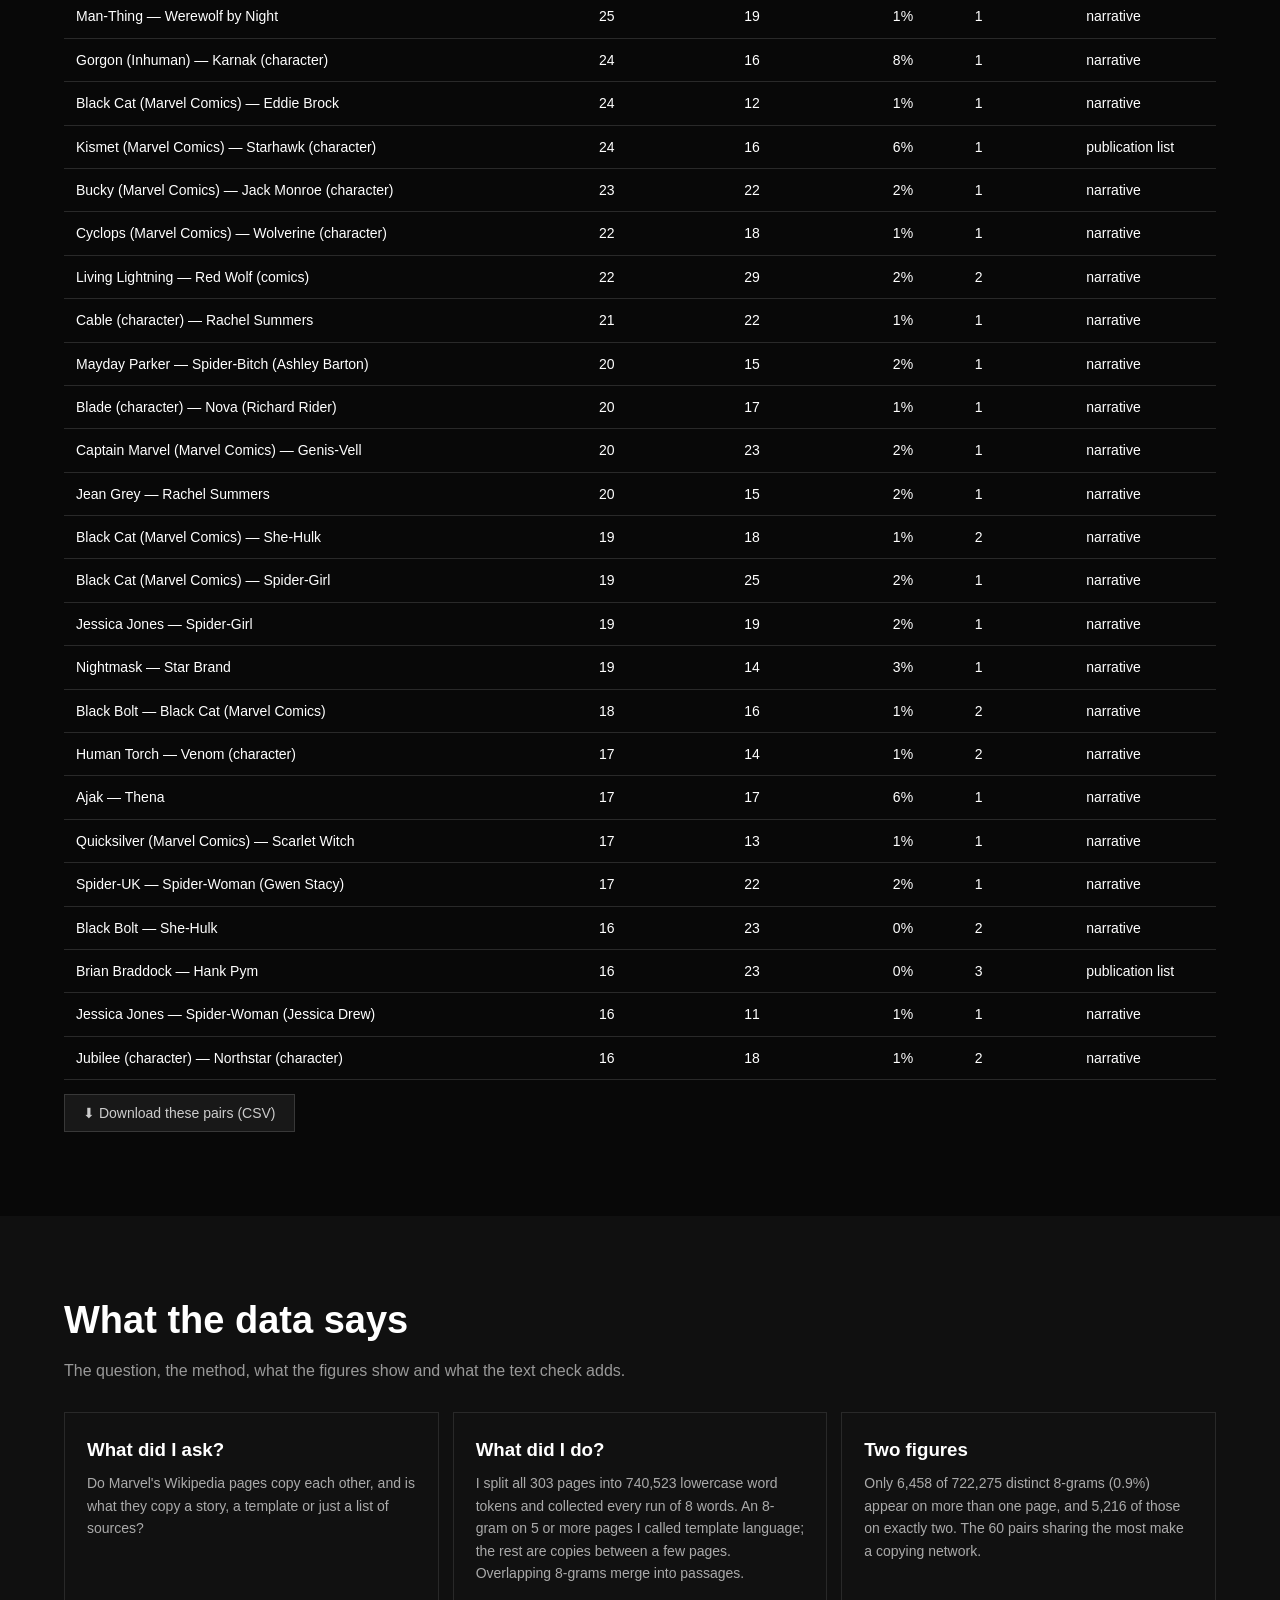
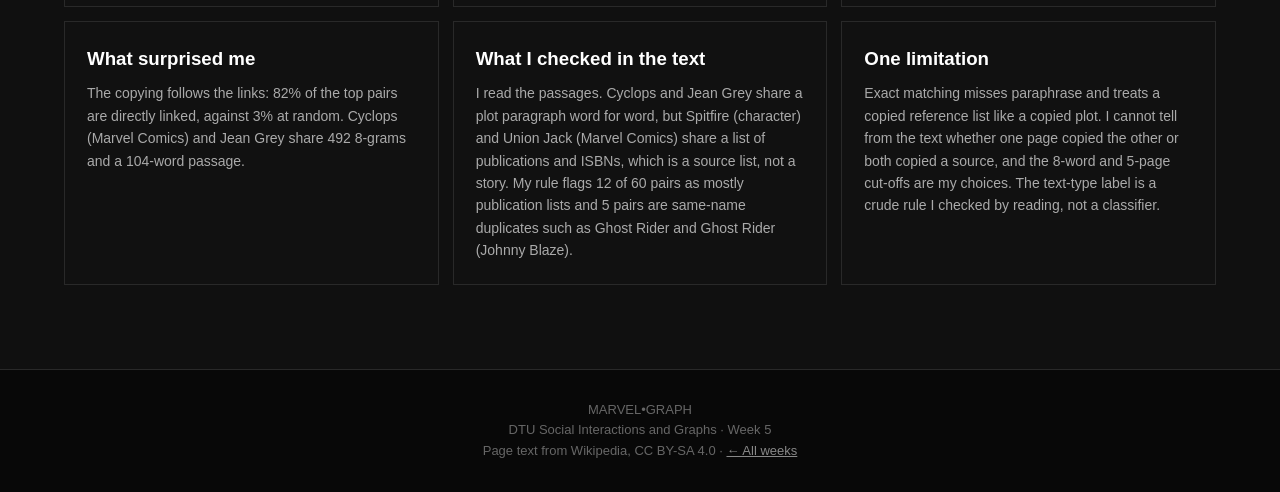
<file: week5/index.html>
<!DOCTYPE html>
<html lang="en">
<head>
<meta charset="UTF-8">
<meta name="viewport" content="width=device-width, initial-scale=1.0">
<title>Week 5 — Marvel Text Detective</title>
<style>
*{box-sizing:border-box;margin:0;padding:0}
:root{--pad:max(5%,calc((100% - 1160px)/2))}
html{scroll-behavior:smooth}
body{font-family:Arial,Helvetica,sans-serif;background:#080808;color:#fff;line-height:1.6}
nav{position:sticky;top:0;z-index:9;display:flex;justify-content:space-between;align-items:center;padding:16px var(--pad);background:rgba(8,8,8,.97);border-bottom:1px solid #292929}
.logo{color:#e62429;font-weight:900;letter-spacing:2px;font-size:20px}
nav ul{display:flex;gap:26px;list-style:none}
nav a{color:#ccc;text-decoration:none;font-size:14px}nav a:hover{color:#e62429}
section,header{padding:84px var(--pad)}
.in{max-width:none;margin:0}
.hero{min-height:70vh;display:flex;align-items:center;background:radial-gradient(circle at 80% 20%,rgba(230,36,41,.2),transparent 35%),linear-gradient(135deg,#080808,#151515)}
h1{font-size:clamp(44px,7vw,88px);line-height:.92;text-transform:uppercase;margin-bottom:28px}h1 span{color:#e62429}
h2{font-size:38px;line-height:1.1;margin-bottom:16px}
.lead{color:#aaa;font-size:19px;max-width:740px;margin-bottom:28px}
.sub{color:#999;max-width:800px;margin-bottom:28px}
.q{border-left:4px solid #e62429;padding:16px 22px;background:rgba(230,36,41,.06);max-width:780px;margin-bottom:28px;font-size:22px;font-weight:bold}
.btn{display:inline-block;padding:13px 24px;border:0;cursor:pointer;text-decoration:none;font-size:14px;font-weight:bold;background:#e62429;color:#fff}.btn:hover{background:#ff3b40}
.alt{background:transparent;border:1px solid #555;margin-left:10px}.alt:hover{background:transparent;border-color:#e62429;color:#e62429}
.stats{display:grid;grid-template-columns:repeat(4,1fr);background:#101010;border-block:1px solid #292929;padding:0 var(--pad)}
.stat{padding:30px 20px;text-align:center;border-right:1px solid #292929}.stat:last-child{border:0}
.stat b{display:block;color:#e62429;font-size:32px}.stat span{color:#888;font-size:13px}
.dark{background:#101010}
.notice{border:1px dashed #e62429;padding:24px;color:#ccc;max-width:760px}
.notice code{background:#222;padding:2px 6px}
.card{background:#111;border:1px solid #303030;padding:36px;margin:28px 0 0}
svg{width:100%;height:auto;background:#0d0d0d;border:1px solid #292929}
.legend{color:#999;font-size:13px;margin-top:10px}.legend i{display:inline-block;width:10px;height:10px;border-radius:50%;margin:0 4px 0 12px}
.wrap{overflow-x:auto;margin-top:28px}
table{border-collapse:collapse;width:100%;font-size:14px}
th,td{text-align:left;padding:10px 12px;border-bottom:1px solid #292929}th{color:#e62429;font-size:12px}
.chip{display:inline-block;padding:2px 9px;margin:2px;border:1px solid #444;font-size:13px;color:#ccc}.chip.nm{border-color:#e62429;color:#ff7b7f}
.hid{display:none}
.g4{display:grid;grid-template-columns:repeat(4,1fr);gap:10px;margin-bottom:20px}
.gs{background:#181818;border:1px solid #292929;padding:12px;text-align:center}.gs b{display:block;color:#e62429;font-size:21px}.gs span{color:#777;font-size:11px}
.track{height:8px;background:#292929;margin-bottom:24px}#bar{height:100%;width:100%;background:#e62429;transition:width 1s linear}
.mys{text-align:center;padding:30px 16px;border:1px solid #292929;background:#151515;margin-bottom:20px}.mys small{color:#e62429}.mys div{font-size:clamp(30px,6vw,50px);font-weight:900;text-transform:uppercase}
.choices{display:grid;grid-template-columns:1fr 1fr;gap:12px}
.choice,.sb{background:#181818;border:1px solid #383838;color:#fff;padding:15px;font-size:16px;font-weight:bold;cursor:pointer}
.choice:hover:not(:disabled),.sb:hover:not(:disabled){border-color:#e62429}
.choice.ok{background:#173721;border-color:#39c56f}.choice.bad{background:#42191b;border-color:#e62429}
.msg{text-align:center;min-height:44px;padding:16px 4px;font-weight:bold}
.row{display:flex;justify-content:center;gap:10px;flex-wrap:wrap}
.sb{font-size:14px;padding:10px 18px;font-weight:normal;color:#ccc}
.inv{margin-top:24px;border-top:1px solid #292929;padding-top:24px}
.ev{display:grid;grid-template-columns:repeat(3,1fr);gap:12px;margin:16px 0}.ev div{background:#181818;border:1px solid #292929;padding:16px}.ev b{font-size:24px;display:block}.ev span{color:#888;font-size:12px}
blockquote{border-left:3px solid #555;padding-left:14px;color:#ccc;font-style:italic;margin:10px 0;font-size:14px}
.wg{display:grid;grid-template-columns:repeat(3,1fr);gap:14px;margin-top:28px}.wc{border:1px solid #292929;background:#111;padding:22px}.wc h3{margin-bottom:8px}.wc p{color:#aaa;font-size:14px}
.det{margin-top:18px;border:1px solid #292929;background:#111;padding:20px;min-height:84px;color:#aaa}.det h3{color:#fff;margin-bottom:4px}
.sb.on{border-color:#e62429;color:#fff}.dim{opacity:.12}
#gs{touch-action:none}#gs text{fill:#ddd;font-size:11px;pointer-events:none;paint-order:stroke;stroke:#0d0d0d;stroke-width:3px}
.br{display:flex;align-items:center;gap:10px;margin:4px 0;font-size:13px;color:#ccc}.br span{width:96px}.br div{flex:1;background:#1c1c1c;height:10px}.br b{display:block;height:100%}.br em{width:44px;font-style:normal;color:#888;text-align:right}
.ctl{display:flex;align-items:center;gap:12px;flex-wrap:wrap;margin:0 0 14px;color:#aaa;font-size:14px}.ctl input[type=range]{flex:1;min-width:180px;accent-color:#e62429}
.take{color:#ddd;border-left:3px solid #e62429;padding-left:14px;margin-top:14px}
.hero .in{width:100%}.hg{display:grid;grid-template-columns:1.15fr 1fr;gap:56px;align-items:center}
.hookcard{border:1px solid #333;border-top:3px solid #e62429;background:rgba(18,18,18,.9);padding:30px}.hookcard small{display:block;color:#e62429;font-weight:bold;letter-spacing:2px;margin-bottom:14px}
#hook p{color:#ddd;margin-bottom:18px;font-size:17px}#hook .br{margin:8px 0;font-size:14px}#hook .br span{width:120px;white-space:nowrap}#hook .br div{height:14px}#hook .br em{color:#fff;font-weight:bold}
.lk{display:grid;grid-template-columns:1fr 1fr;gap:24px;margin-top:22px}.lk h3{margin-bottom:8px}
.lr{display:flex;justify-content:space-between;gap:10px;padding:7px 4px;border-bottom:1px solid #222;font-size:14px;cursor:pointer}.lr:hover{background:#181818}.lr small{color:#888}.lr.far small{color:#ff7b7f}
#q::-webkit-calendar-picker-indicator{display:none!important;opacity:0}#q{appearance:none;-webkit-appearance:none;width:100%;max-width:460px;padding:13px;background:#181818;border:1px solid #444;color:#fff;font-size:16px}
footer{border-top:1px solid #292929;padding:30px var(--pad);text-align:center;color:#666;font-size:13px}
@media(max-width:850px){.hg{grid-template-columns:1fr;gap:36px}.lk{grid-template-columns:1fr}nav ul{display:none}.stats,.g4{grid-template-columns:1fr 1fr}.choices,.ev,.wg{grid-template-columns:1fr}.card{padding:22px}}
a.logo{text-decoration:none}
.bars .br span{width:110px}.bars .br em{width:60px}
tr.pick{cursor:pointer}tr.pick:hover{background:#181818}
.two{display:grid;grid-template-columns:1fr 1fr;gap:16px;margin-top:12px}.two blockquote{margin:0;font-size:13px;white-space:pre-wrap}.two h4{color:#e62429;font-size:13px;margin-bottom:6px}
@media(max-width:850px){.two{grid-template-columns:1fr}}
</style>
</head>
<body>
<nav><a class="logo" href="../index.html">MARVEL•GRAPH</a>
<ul><li><a href="../index.html">← All weeks</a></li><li><a href="#week5">Week 5</a></li><li><a href="#findings">Findings</a></li><li><a href="#network">Copying network</a></li><li><a href="#writing">Write-up</a></li></ul></nav>

<header id="week5" class="hero"><div class="in hg"><div>
<h1>Marvel<br><span>Text</span><br>Detective</h1>
<p class="lead">Marvel's Wikipedia pages were written by many hands, so you would expect different words. This page hunts for the opposite: runs of eight or more words that appear, unchanged, on more than one page.</p>
<div class="q">Does Marvel's Wikipedia copy itself?</div>
<a class="btn" href="#network">SEE THE COPYING</a><a class="btn alt" href="#findings">THE NUMBERS</a>
</div>
<aside class="hookcard"><small>CASE STUDY · THE SAME EIGHT WORDS</small><div id="hook"></div></aside></div></header>

<section class="stats" id="stats"></section>

<section id="findings"><div class="in">
<h2>Most phrases are one-offs, a few are everywhere</h2>
<p class="sub">Every run of 8 consecutive words (an 8-gram) was collected from all 303 pages. This counts the 8-grams that appear on more than one page, by how many pages share them.</p>
<div id="spread" class="bars"></div>
<p class="take" id="t1"></p>
</div></section>

<section id="network" class="dark"><div class="in">
<h2>Who copies whom</h2>
<p class="sub">Each dot is a character and each line joins two pages that share many 8-grams between only a few pages (template phrases found on 5+ pages are left out). Line thickness is the number of shared 8-grams. Drag a dot, click a dot to isolate its lines, or click a line to read the copied text.</p>
<div id="gfig"></div><div class="legend" id="glegend"></div>
<p class="take" id="t2"></p>
<div id="reader" class="det">Click a line, a dot or a table row to read the copied passage.</div>
</div></section>

<section id="pairs"><div class="in">
<h2>The 60 closest pairs</h2>
<p class="sub">Click a row to read the passage. “Type of text” is a crude rule (ISBNs, TPB, volume numbers, many digits), so check it by reading.</p>
<div class="row" id="flt" style="justify-content:flex-start;margin-bottom:14px"></div>
<div class="wrap"><table id="tbl"></table></div>
<div class="row" style="justify-content:flex-start;margin-top:14px"><button class="sb" id="csv" type="button">⬇ Download these pairs (CSV)</button></div>
</div></section>

<section id="writing" class="dark"><div class="in">
<h2>What the data says</h2>
<p class="sub">The question, the method, what the figures show and what the text check adds.</p>
<div class="wg" id="wg"></div>
</div></section>

<footer>MARVEL•GRAPH<br>DTU Social Interactions and Graphs · Week 5<br>Page text from Wikipedia, CC BY-SA 4.0 · <a href="../index.html" style="color:#888">← All weeks</a></footer>

<script src="results5.js"></script>
<script>
const $=id=>document.getElementById(id),R=window.R5;
const el=(t,c,x)=>{const e=document.createElement(t);if(c)e.className=c;if(x!=null)e.textContent=x;return e};
const pct=x=>Math.round(x*100)+"%",fmt=n=>n.toLocaleString("en"),hops=d=>d==null?"not connected":d;
if(!R){const m='<div class="notice"><b>No results yet.</b><p style="margin-top:8px">Put the course data files next to <code>analysis5.py</code>, run <code>python analysis5.py</code>, and keep <code>results5.js</code> next to this file.</p></div>';["findings","network","pairs","writing"].forEach(k=>$(k).querySelector(".in").insertAdjacentHTML("beforeend",m))}
else{
const S=R.stats,P=R.pairs,key=p=>p.a+"|"+p.b;
/* stats + hook */
[[fmt(S.shared),"of "+fmt(S.grams)+" eight-word phrases appear on more than one page ("+(S.shared/S.grams*100).toFixed(1)+"%)"],[S.topPages,"of "+S.pages+" pages share one opening phrase"],[pct(S.linked),"of the top "+S.pairsKept+" copying pairs are linked, vs "+pct(S.randomLinked)+" for random pairs"],[S.pubs,"of those pairs mostly copy a reference list"]].forEach(([a,b])=>{const d=el("div","stat");d.append(el("b",0,a),el("span",0,b));$("stats").append(d)});
const bar=(box,l,v,max,c,txt)=>{const r=el("div","br"),t=el("div"),b=el("b");b.style.width=(v/max*100)+"%";b.style.background=c;t.append(b);r.append(el("span",0,l),t,el("em",0,txt??v));box.append(r)};
$("hook").append(el("p",0,"“"+S.topPhrase+"” appears on "+S.topPages+" of "+S.pages+" pages. A phrase that common is the template every page starts from, not a copy."));
bar($("hook"),"That phrase",S.topPages,S.pages,"#e62429",pct(S.topPages/S.pages));bar($("hook"),"Any template",S.templatePages,S.pages,"#8fa3b8",pct(S.templatePages/S.pages));
/* spread figure (square-root scaled) */
const mx=Math.max(...S.spread.map(x=>x[1]));
S.spread.forEach(([k,v])=>bar($("spread"),k.replace("-","–")+" pages",Math.sqrt(v),Math.sqrt(mx),k=="2"||k=="3"||k=="4"?"#8fa3b8":"#e62429",fmt(v)));
$("t1").textContent=fmt(S.spread[0][1])+" of the "+fmt(S.shared)+" shared phrases appear on exactly two pages, which is where genuine copying lives. The "+S.spread[4][1]+" phrases on 10+ pages are template language. Bar length is square-root scaled so the small bars stay visible.";
/* reader */
function read(p,i=0){const b=$("reader");b.replaceChildren();b.append(el("h3",0,p.a+" — "+p.b),el("p","sub",p.kind+" · "+p.text+" · "+fmt(p.shared)+" shared 8-grams · longest passage "+p.passages[0].tokens+" words · covers "+pct(p.cover)+" of the shorter page · "+(p.dist==null?"not connected":p.dist==1?"directly linked":p.dist+" links apart")));
 if(p.passages.length>1){const r=el("div","row");r.style.cssText="justify-content:flex-start;margin-bottom:8px";p.passages.forEach((q,k)=>{const x=el("button","sb"+(k==i?" on":""),"Passage "+(k+1)+" ("+q.tokens+" words)");x.type="button";x.onclick=()=>read(p,k);r.append(x)});b.append(r)}
 const q=p.passages[i],t=el("div","two"),c1=el("div"),c2=el("div");c1.append(el("h4",0,p.a),el("blockquote",0,q.a+(q.a.length>=420?" …":"")));c2.append(el("h4",0,p.b),el("blockquote",0,q.b+(q.b.length>=420?" …":"")));t.append(c1,c2);b.append(t)}
/* network */
const Gr=R.graph,N=Gr.nodes,pal=["#e62429","#f5a623","#4fc3f7","#8bc34a","#ba68c8","#ffd54f","#4db6ac","#f06292"],col=g=>pal[g]||"#888",gw=900,gh=560,idx={},pm={};
P.forEach(p=>pm[key(p)]=p);N.forEach((n,i)=>{idx[n.id]=i;n.x=gw/2+Math.cos(i)*160;n.y=gh/2+Math.sin(i*1.7)*150;n.vx=n.vy=0});
const E=Gr.edges.map(e=>({...e,s_:idx[e.a],t_:idx[e.b]})),ns="http://www.w3.org/2000/svg",mk=(t,a)=>{const e=document.createElementNS(ns,t);for(const k in a)e.setAttribute(k,a[k]);return e};
const svg=mk("svg",{id:"gs",viewBox:"0 0 "+gw+" "+gh,role:"img","aria-label":"Network of Marvel pages that share long phrases"});
const L=E.map(e=>{const l=mk("line",{stroke:col(e.g),"stroke-opacity":.55,"stroke-width":Math.max(2,Math.sqrt(e.s)/2.5),style:"cursor:pointer"});l.onclick=()=>{sel=null;fade();read(pm[key(e)])};svg.append(l);return l});
const C=N.map((n,i)=>{const c=mk("circle",{r:5+n.deg*1.6,fill:col(n.g),stroke:"#0d0d0d","stroke-width":1.5,style:"cursor:grab"});c.addEventListener("pointerdown",ev=>{drag=i;moved=0;c.setPointerCapture(ev.pointerId)});svg.append(c);return c});
const T=N.map(n=>{const t=mk("text",{});t.textContent=n.id.replace(/ \(.*\)/,"");svg.append(t);return t});
let alpha=1,drag=null,moved=0,run=false,sel=null;
function fade(){L.forEach((l,k)=>l.classList.toggle("dim",sel!=null&&E[k].s_!=sel&&E[k].t_!=sel));C.forEach((c,i)=>c.classList.toggle("dim",sel!=null&&i!=sel&&!E.some(e=>(e.s_==sel&&e.t_==i)||(e.t_==sel&&e.s_==i))))}
svg.addEventListener("pointermove",ev=>{if(drag==null)return;const p=svg.createSVGPoint();p.x=ev.clientX;p.y=ev.clientY;const q=p.matrixTransform(svg.getScreenCTM().inverse());N[drag].x=q.x;N[drag].y=q.y;moved=1;kick()});
svg.addEventListener("pointerup",()=>{if(drag!=null&&!moved){sel=sel==drag?null:drag;fade();const best=E.filter(e=>e.s_==drag||e.t_==drag).sort((a,b)=>b.s-a.s)[0];if(sel!=null&&best)read(pm[key(best)])}drag=null});
function draw(){E.forEach((e,k)=>{const a=N[e.s_],b=N[e.t_];L[k].setAttribute("x1",a.x);L[k].setAttribute("y1",a.y);L[k].setAttribute("x2",b.x);L[k].setAttribute("y2",b.y)});N.forEach((n,i)=>{C[i].setAttribute("cx",n.x);C[i].setAttribute("cy",n.y);T[i].setAttribute("x",n.x+8+n.deg*1.6);T[i].setAttribute("y",n.y+4)})}
function tick(){for(let i=0;i<N.length;i++)for(let j=i+1;j<N.length;j++){let dx=N[j].x-N[i].x,dy=N[j].y-N[i].y,d=Math.sqrt(dx*dx+dy*dy)||1,f=Math.min(6,2200/(d*d))*alpha;dx/=d;dy/=d;N[i].vx-=dx*f;N[i].vy-=dy*f;N[j].vx+=dx*f;N[j].vy+=dy*f}
 E.forEach(e=>{const a=N[e.s_],b=N[e.t_];let dx=b.x-a.x,dy=b.y-a.y,d=Math.sqrt(dx*dx+dy*dy)||1,f=(d-60)*.04*alpha;dx/=d;dy/=d;a.vx+=dx*f;a.vy+=dy*f;b.vx-=dx*f;b.vy-=dy*f});
 N.forEach((n,i)=>{n.vx+=(gw/2-n.x)*.003*alpha;n.vy+=(gh/2-n.y)*.003*alpha;if(i!==drag){n.x=Math.min(gw-40,Math.max(20,n.x+n.vx));n.y=Math.min(gh-15,Math.max(15,n.y+n.vy))}n.vx*=.6;n.vy*=.6});
 alpha*=.985;draw();if(alpha>.03||drag!=null)requestAnimationFrame(tick);else run=false}
function kick(){alpha=Math.max(alpha,.3);if(!run){run=true;tick()}}
$("gfig").append(svg);run=true;tick();
$("glegend").innerHTML=Gr.groups.slice(0,8).map((g,i)=>`<i style="background:${col(i)}"></i>${g.label} (${g.n})`).join("");
$("t2").textContent=N.length+" characters sit in "+Gr.groups.length+" copying clusters. "+pct(S.linked)+" of these pairs are directly linked in the week 1 network, against "+pct(S.randomLinked)+" for a random pair: the text is copied along the links.";
/* table */
const tb=$("tbl");tb.innerHTML="<tr><th>Pair</th><th>Shared 8-grams</th><th>Longest (words)</th><th>Covers</th><th>Links apart</th><th>Type of text</th></tr>";
const rows=P.map(p=>{const tr=el("tr","pick");tr.append(el("td",0,p.a+" — "+p.b),el("td",0,fmt(p.shared)),el("td",0,p.longest),el("td",0,pct(p.cover)),el("td",0,hops(p.dist)),el("td",0,p.text));tr.onclick=()=>{read(p);$("reader").scrollIntoView({behavior:"smooth",block:"center"})};tb.append(tr);return[p,tr]});
[["all","All"],["narrative","Narrative"],["publication list","Publication list"],["same-name duplicate","Same-name duplicates"]].forEach(([k,t],i)=>{const b=el("button","sb"+(i?"":" on"),t);b.type="button";b.onclick=()=>{document.querySelectorAll("#flt .sb").forEach(x=>x.classList.toggle("on",x===b));rows.forEach(([p,tr])=>tr.style.display=(k=="all"||p.text==k||p.kind==k)?"":"none")};$("flt").append(b)});
$("csv").onclick=()=>{const q=v=>'"'+String(v??"").replace(/"/g,'""')+'"',t=[["page_a","page_b","shared_8grams","longest_passage_words","share_of_shorter_page","links_apart","kind","text_type"],...P.map(p=>[p.a,p.b,p.shared,p.longest,p.cover,p.dist==null?"not connected":p.dist,p.kind,p.text])].map(r=>r.map(q).join(",")).join("\n"),a=el("a");a.href=URL.createObjectURL(new Blob([t],{type:"text/csv"}));a.download="copying_pairs.csv";a.click()};
read(P[0]);
/* write-up */
const top=P[0],pub=P.find(p=>p.text=="publication list"),dup=P.find(p=>p.kind=="same-name duplicate");
[["What did I ask?","Do Marvel's Wikipedia pages copy each other, and is what they copy a story, a template or just a list of sources?"],
 ["What did I do?","I split all "+S.pages+" pages into "+fmt(S.tokens)+" lowercase word tokens and collected every run of "+S.n+" words. An 8-gram on "+S.templateMin+" or more pages I called template language; the rest are copies between a few pages. Overlapping 8-grams merge into passages."],
 ["Two figures","Only "+fmt(S.shared)+" of "+fmt(S.grams)+" distinct 8-grams ("+(S.shared/S.grams*100).toFixed(1)+"%) appear on more than one page, and "+fmt(S.spread[0][1])+" of those on exactly two. The "+S.pairsKept+" pairs sharing the most make a copying network."],
 ["What surprised me","The copying follows the links: "+pct(S.linked)+" of the top pairs are directly linked, against "+pct(S.randomLinked)+" at random. "+top.a+" and "+top.b+" share "+top.shared+" 8-grams and a "+top.longest+"-word passage."],
 ["What I checked in the text","I read the passages. "+top.a.replace(/ \(.*\)/,"")+" and "+top.b+" share a plot paragraph word for word"+(pub?", but "+pub.a+" and "+pub.b+" share a list of publications and ISBNs, which is a source list, not a story":"")+". My rule flags "+S.pubs+" of "+S.pairsKept+" pairs as mostly publication lists"+(dup?" and "+S.dup+" pairs are same-name duplicates such as "+dup.a+" and "+dup.b:"")+"."],
 ["One limitation","Exact matching misses paraphrase and treats a copied reference list like a copied plot. I cannot tell from the text whether one page copied the other or both copied a source, and the 8-word and 5-page cut-offs are my choices. The text-type label is a crude rule I checked by reading, not a classifier."]]
 .forEach(([h,p])=>{const d=el("div","wc");d.append(el("h3",0,h),el("p",0,p));$("wg").append(d)});
}
</script>
</body>
</html>
</file>
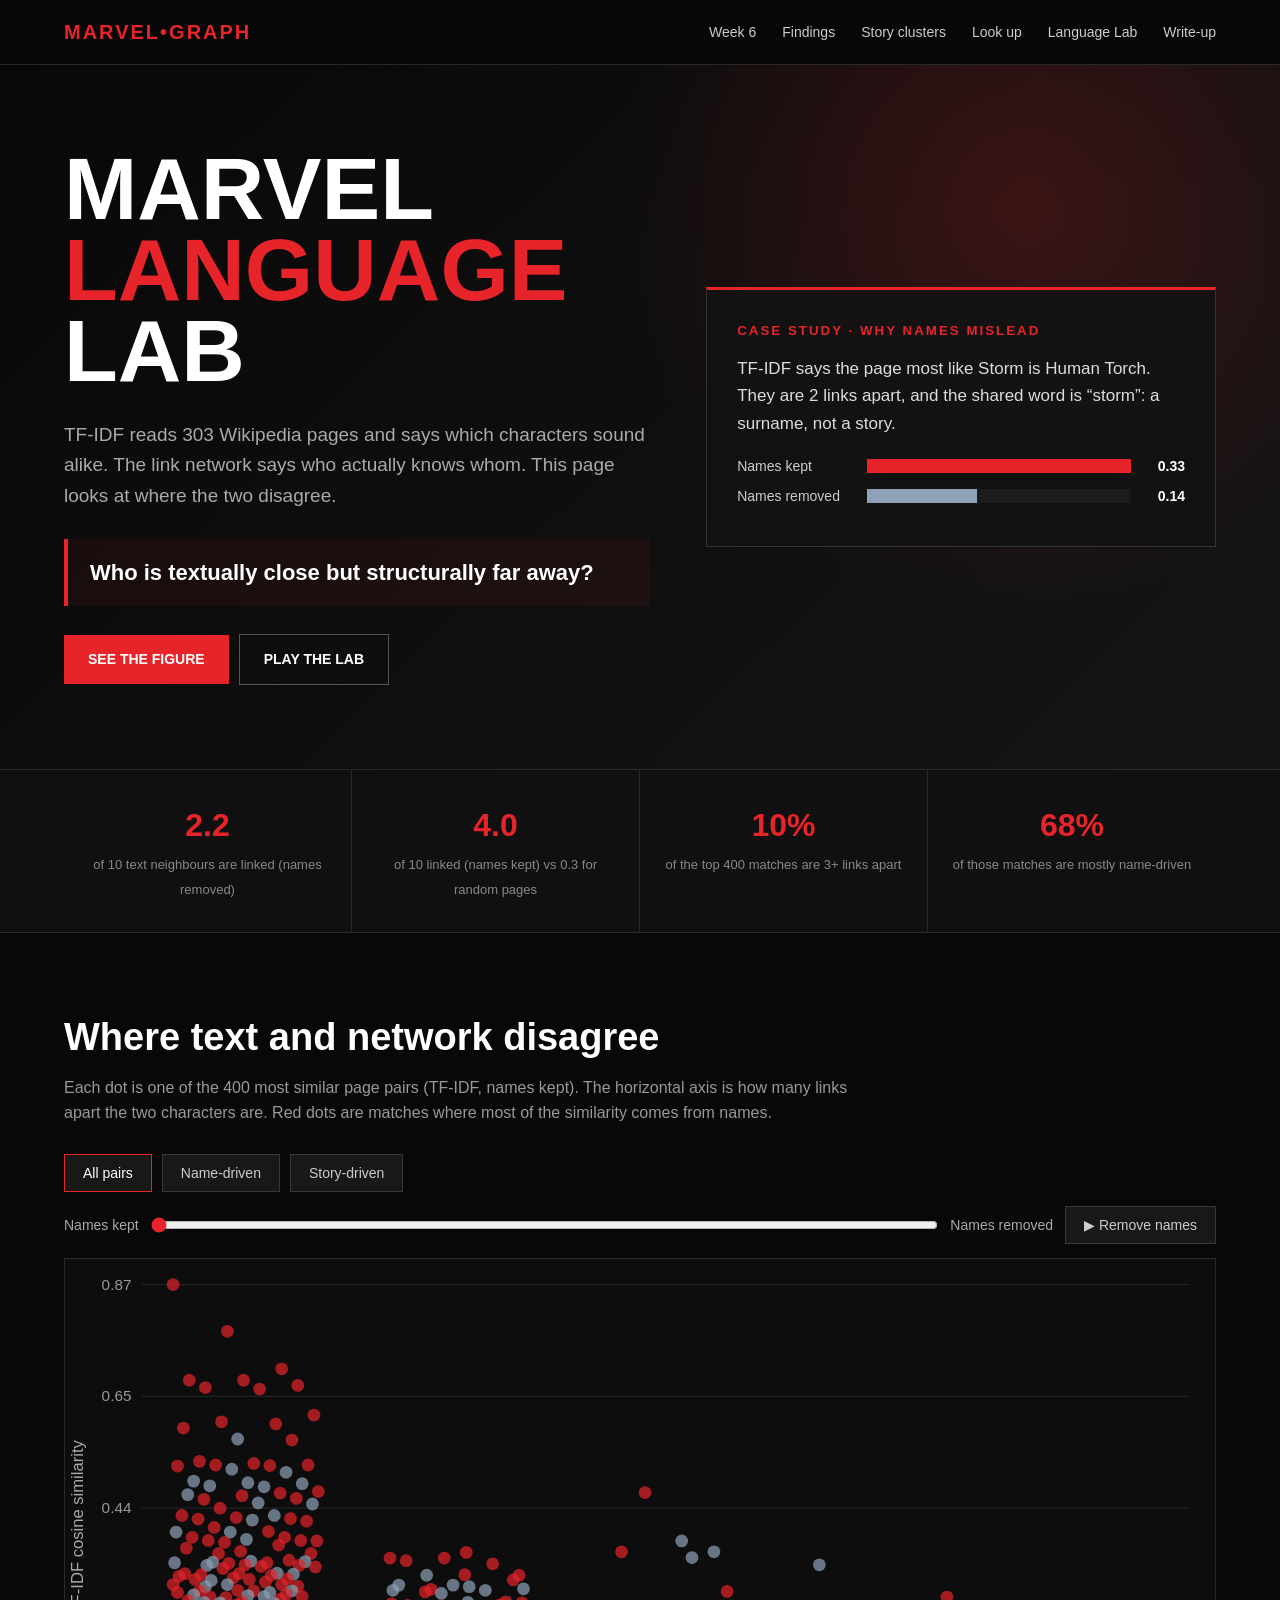
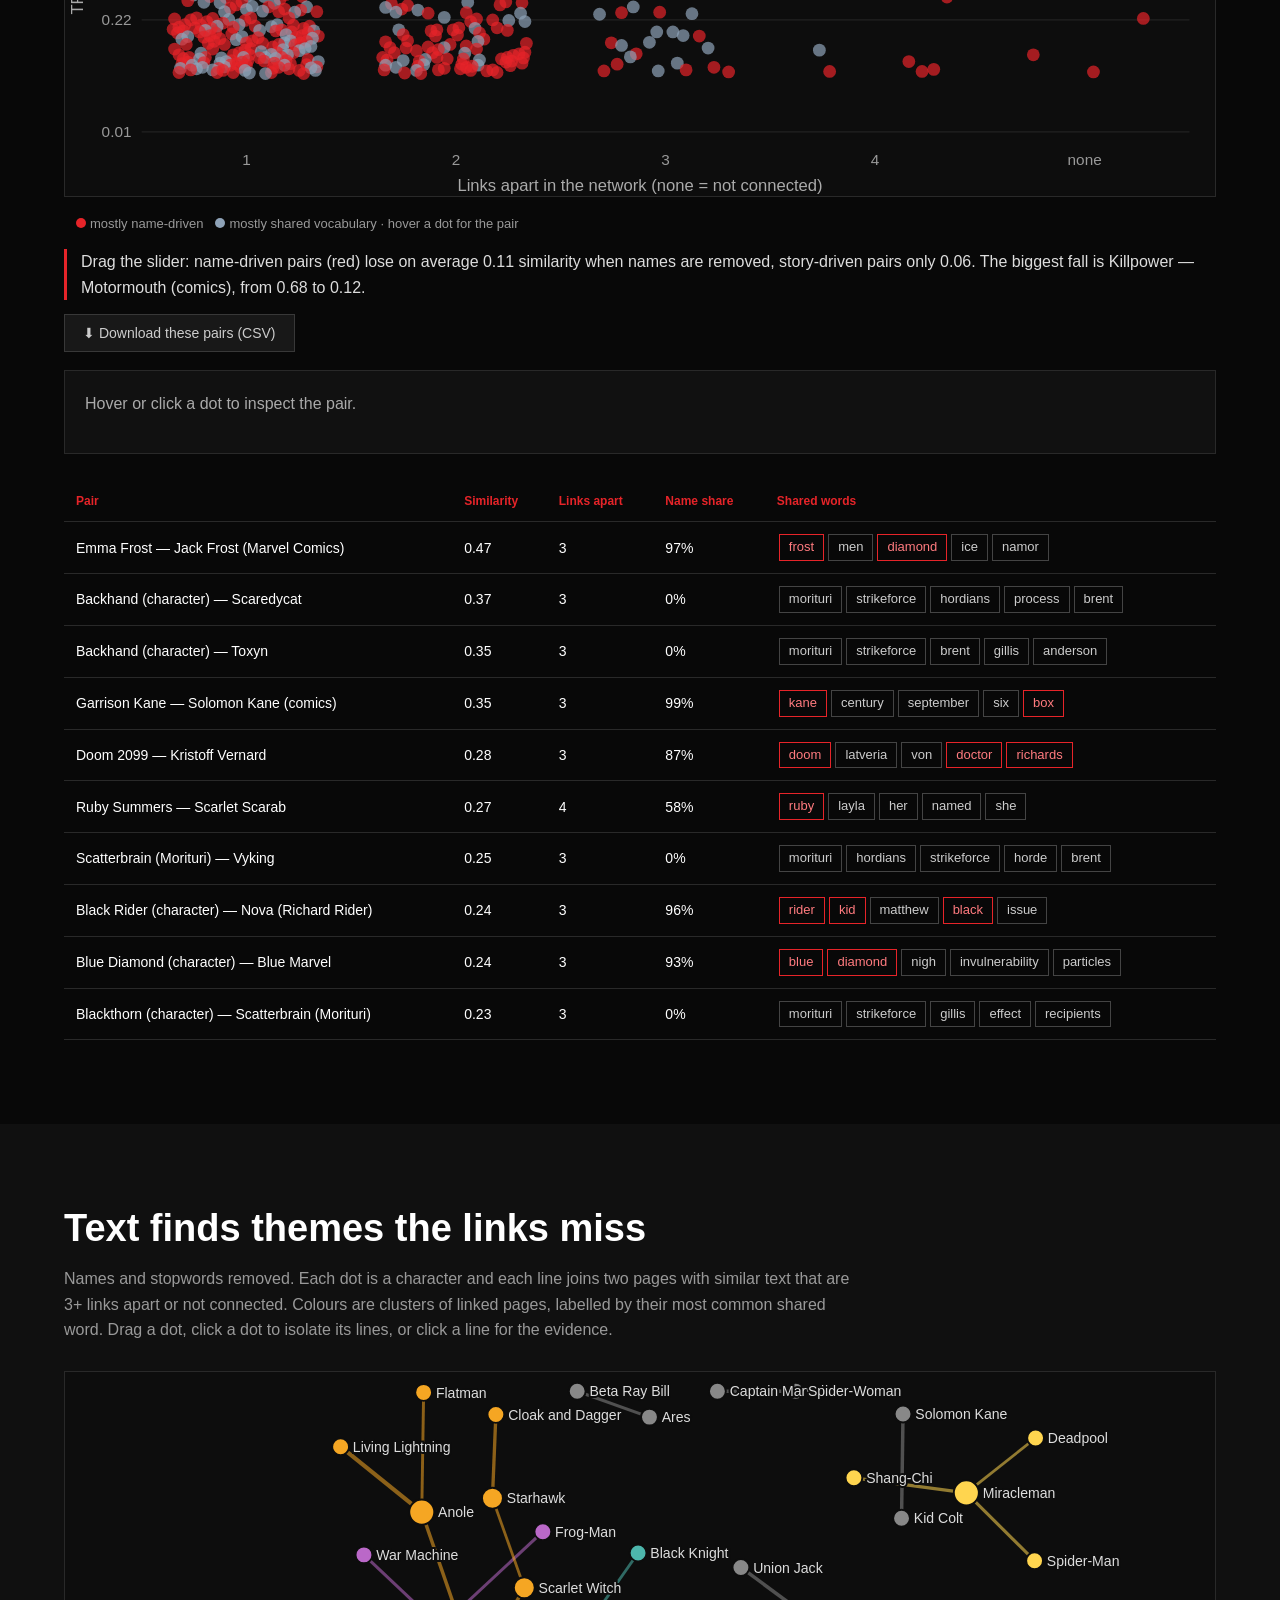
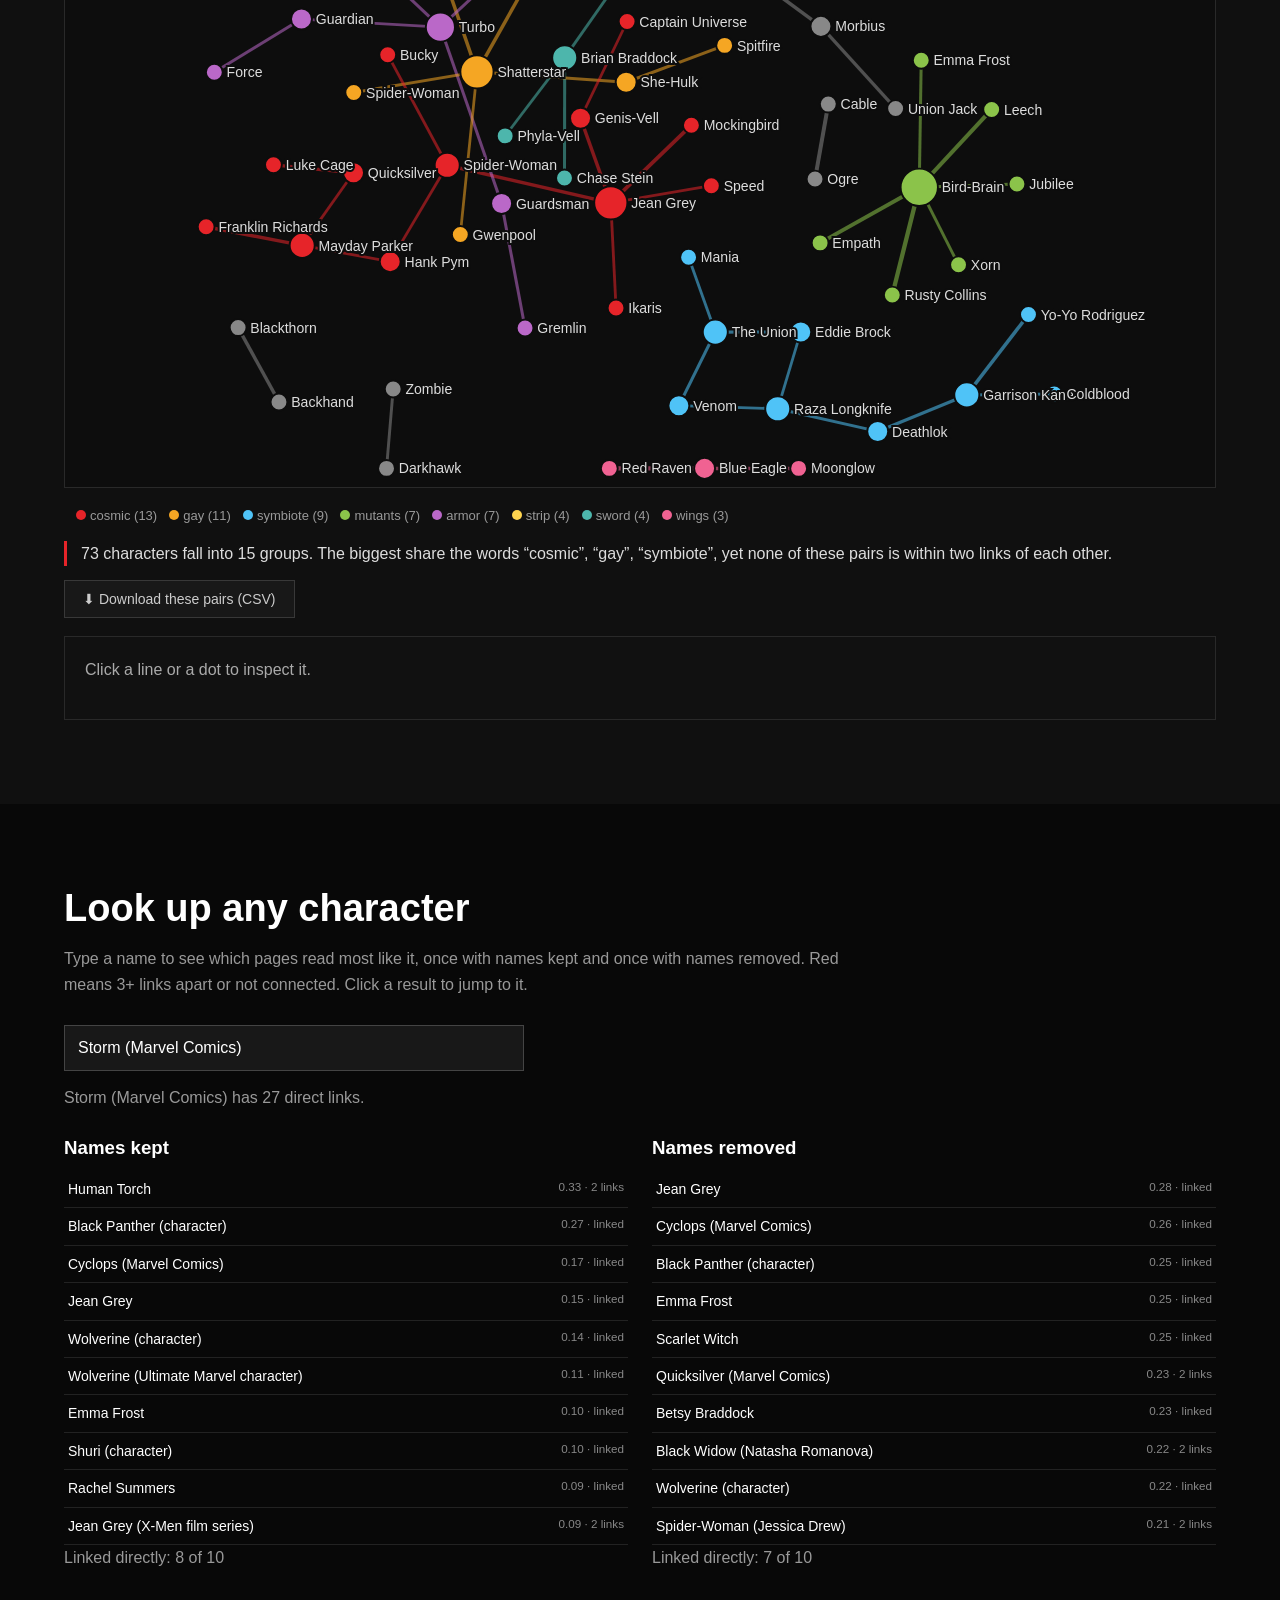
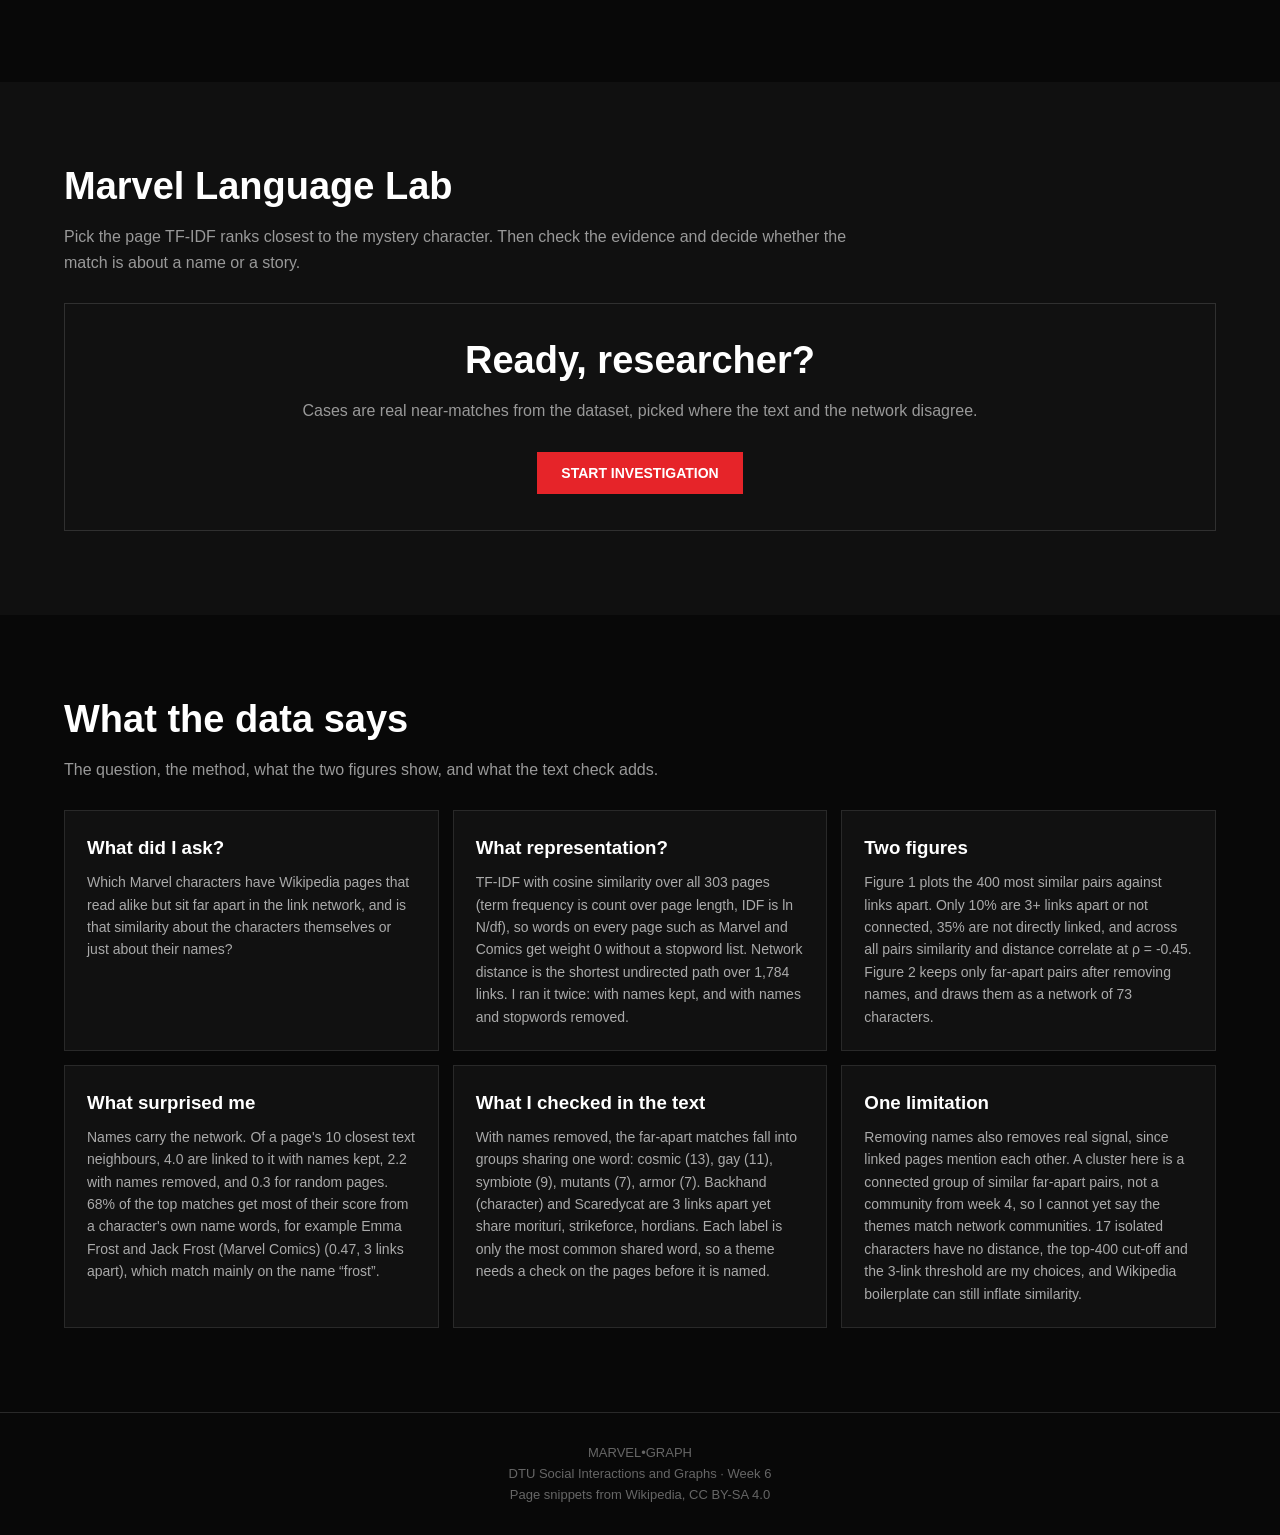
<file: week6/index.html>
<!DOCTYPE html>
<html lang="en">
<head>
<meta charset="UTF-8">
<meta name="viewport" content="width=device-width, initial-scale=1.0">
<title>Week 6 — Marvel Language Lab</title>
<style>
*{box-sizing:border-box;margin:0;padding:0}
:root{--pad:max(5%,calc((100% - 1160px)/2))}
html{scroll-behavior:smooth}
body{font-family:Arial,Helvetica,sans-serif;background:#080808;color:#fff;line-height:1.6}
nav{position:sticky;top:0;z-index:9;display:flex;justify-content:space-between;align-items:center;padding:16px var(--pad);background:rgba(8,8,8,.97);border-bottom:1px solid #292929}
.logo{color:#e62429;font-weight:900;letter-spacing:2px;font-size:20px}
nav ul{display:flex;gap:26px;list-style:none}
nav a{color:#ccc;text-decoration:none;font-size:14px}nav a:hover{color:#e62429}
section,header{padding:84px var(--pad)}
.in{max-width:none;margin:0}
.hero{min-height:70vh;display:flex;align-items:center;background:radial-gradient(circle at 80% 20%,rgba(230,36,41,.2),transparent 35%),linear-gradient(135deg,#080808,#151515)}
h1{font-size:clamp(44px,7vw,88px);line-height:.92;text-transform:uppercase;margin-bottom:28px}h1 span{color:#e62429}
h2{font-size:38px;line-height:1.1;margin-bottom:16px}
.lead{color:#aaa;font-size:19px;max-width:740px;margin-bottom:28px}
.sub{color:#999;max-width:800px;margin-bottom:28px}
.q{border-left:4px solid #e62429;padding:16px 22px;background:rgba(230,36,41,.06);max-width:780px;margin-bottom:28px;font-size:22px;font-weight:bold}
.btn{display:inline-block;padding:13px 24px;border:0;cursor:pointer;text-decoration:none;font-size:14px;font-weight:bold;background:#e62429;color:#fff}.btn:hover{background:#ff3b40}
.alt{background:transparent;border:1px solid #555;margin-left:10px}.alt:hover{background:transparent;border-color:#e62429;color:#e62429}
.stats{display:grid;grid-template-columns:repeat(4,1fr);background:#101010;border-block:1px solid #292929;padding:0 var(--pad)}
.stat{padding:30px 20px;text-align:center;border-right:1px solid #292929}.stat:last-child{border:0}
.stat b{display:block;color:#e62429;font-size:32px}.stat span{color:#888;font-size:13px}
.dark{background:#101010}
.notice{border:1px dashed #e62429;padding:24px;color:#ccc;max-width:760px}
.notice code{background:#222;padding:2px 6px}
.card{background:#111;border:1px solid #303030;padding:36px;margin:28px 0 0}
svg{width:100%;height:auto;background:#0d0d0d;border:1px solid #292929}
.legend{color:#999;font-size:13px;margin-top:10px}.legend i{display:inline-block;width:10px;height:10px;border-radius:50%;margin:0 4px 0 12px}
.wrap{overflow-x:auto;margin-top:28px}
table{border-collapse:collapse;width:100%;font-size:14px}
th,td{text-align:left;padding:10px 12px;border-bottom:1px solid #292929}th{color:#e62429;font-size:12px}
.chip{display:inline-block;padding:2px 9px;margin:2px;border:1px solid #444;font-size:13px;color:#ccc}.chip.nm{border-color:#e62429;color:#ff7b7f}
.hid{display:none}
.g4{display:grid;grid-template-columns:repeat(4,1fr);gap:10px;margin-bottom:20px}
.gs{background:#181818;border:1px solid #292929;padding:12px;text-align:center}.gs b{display:block;color:#e62429;font-size:21px}.gs span{color:#777;font-size:11px}
.track{height:8px;background:#292929;margin-bottom:24px}#bar{height:100%;width:100%;background:#e62429;transition:width 1s linear}
.mys{text-align:center;padding:30px 16px;border:1px solid #292929;background:#151515;margin-bottom:20px}.mys small{color:#e62429}.mys div{font-size:clamp(30px,6vw,50px);font-weight:900;text-transform:uppercase}
.choices{display:grid;grid-template-columns:1fr 1fr;gap:12px}
.choice,.sb{background:#181818;border:1px solid #383838;color:#fff;padding:15px;font-size:16px;font-weight:bold;cursor:pointer}
.choice:hover:not(:disabled),.sb:hover:not(:disabled){border-color:#e62429}
.choice.ok{background:#173721;border-color:#39c56f}.choice.bad{background:#42191b;border-color:#e62429}
.msg{text-align:center;min-height:44px;padding:16px 4px;font-weight:bold}
.row{display:flex;justify-content:center;gap:10px;flex-wrap:wrap}
.sb{font-size:14px;padding:10px 18px;font-weight:normal;color:#ccc}
.inv{margin-top:24px;border-top:1px solid #292929;padding-top:24px}
.ev{display:grid;grid-template-columns:repeat(3,1fr);gap:12px;margin:16px 0}.ev div{background:#181818;border:1px solid #292929;padding:16px}.ev b{font-size:24px;display:block}.ev span{color:#888;font-size:12px}
blockquote{border-left:3px solid #555;padding-left:14px;color:#ccc;font-style:italic;margin:10px 0;font-size:14px}
.wg{display:grid;grid-template-columns:repeat(3,1fr);gap:14px;margin-top:28px}.wc{border:1px solid #292929;background:#111;padding:22px}.wc h3{margin-bottom:8px}.wc p{color:#aaa;font-size:14px}
.det{margin-top:18px;border:1px solid #292929;background:#111;padding:20px;min-height:84px;color:#aaa}.det h3{color:#fff;margin-bottom:4px}
.sb.on{border-color:#e62429;color:#fff}.dim{opacity:.12}
#gs{touch-action:none}#gs text{fill:#ddd;font-size:11px;pointer-events:none;paint-order:stroke;stroke:#0d0d0d;stroke-width:3px}
.br{display:flex;align-items:center;gap:10px;margin:4px 0;font-size:13px;color:#ccc}.br span{width:96px}.br div{flex:1;background:#1c1c1c;height:10px}.br b{display:block;height:100%}.br em{width:44px;font-style:normal;color:#888;text-align:right}
.ctl{display:flex;align-items:center;gap:12px;flex-wrap:wrap;margin:0 0 14px;color:#aaa;font-size:14px}.ctl input[type=range]{flex:1;min-width:180px;accent-color:#e62429}
.take{color:#ddd;border-left:3px solid #e62429;padding-left:14px;margin-top:14px}
.hero .in{width:100%}.hg{display:grid;grid-template-columns:1.15fr 1fr;gap:56px;align-items:center}
.hookcard{border:1px solid #333;border-top:3px solid #e62429;background:rgba(18,18,18,.9);padding:30px}.hookcard small{display:block;color:#e62429;font-weight:bold;letter-spacing:2px;margin-bottom:14px}
#hook p{color:#ddd;margin-bottom:18px;font-size:17px}#hook .br{margin:8px 0;font-size:14px}#hook .br span{width:120px;white-space:nowrap}#hook .br div{height:14px}#hook .br em{color:#fff;font-weight:bold}
.lk{display:grid;grid-template-columns:1fr 1fr;gap:24px;margin-top:22px}.lk h3{margin-bottom:8px}
.lr{display:flex;justify-content:space-between;gap:10px;padding:7px 4px;border-bottom:1px solid #222;font-size:14px;cursor:pointer}.lr:hover{background:#181818}.lr small{color:#888}.lr.far small{color:#ff7b7f}
#q::-webkit-calendar-picker-indicator{display:none!important;opacity:0}#q{appearance:none;-webkit-appearance:none;width:100%;max-width:460px;padding:13px;background:#181818;border:1px solid #444;color:#fff;font-size:16px}
footer{border-top:1px solid #292929;padding:30px var(--pad);text-align:center;color:#666;font-size:13px}
@media(max-width:850px){.hg{grid-template-columns:1fr;gap:36px}.lk{grid-template-columns:1fr}nav ul{display:none}.stats,.g4{grid-template-columns:1fr 1fr}.choices,.ev,.wg{grid-template-columns:1fr}.card{padding:22px}}
</style>
</head>
<body>
<nav><div class="logo">MARVEL•GRAPH</div>
<ul><li><a href="#week6">Week 6</a></li><li><a href="#findings">Findings</a></li><li><a href="#stories">Story clusters</a></li><li><a href="#lookup">Look up</a></li><li><a href="#game">Language Lab</a></li><li><a href="#writing">Write-up</a></li></ul></nav>

<header id="week6" class="hero"><div class="in hg"><div>
<h1>Marvel<br><span>Language</span><br>Lab</h1>
<p class="lead">TF-IDF reads 303 Wikipedia pages and says which characters sound alike. The link network says who actually knows whom. This page looks at where the two disagree.</p>
<div class="q">Who is textually close but structurally far away?</div>
<a class="btn" href="#findings">SEE THE FIGURE</a><a class="btn alt" href="#game">PLAY THE LAB</a>
</div>
<aside class="hookcard"><small>CASE STUDY · WHY NAMES MISLEAD</small><div id="hook"></div></aside></div></header>

<section class="stats" id="stats"></section>

<section id="findings"><div class="in">
<h2>Where text and network disagree</h2>
<p class="sub">Each dot is one of the 400 most similar page pairs (TF-IDF, names kept). The horizontal axis is how many links apart the two characters are. Red dots are matches where most of the similarity comes from names.</p>
<div class="row" id="flt" style="justify-content:flex-start;margin-bottom:14px"></div>
<div class="ctl"><span>Names kept</span><input type="range" id="slide" min="0" max="100" value="0" aria-label="Remove names from the similarity"><span>Names removed</span><button class="sb" id="play" type="button">▶ Remove names</button></div><div id="fig"></div>
<div class="legend" id="legend"></div>
<p class="take" id="t1"></p>
<div class="row" style="justify-content:flex-start;margin-top:14px"><button class="sb" id="csv1" type="button">⬇ Download these pairs (CSV)</button></div>
<div id="d1" class="det">Hover or click a dot to inspect the pair.</div>
<div class="wrap"><table id="tbl"></table></div>
</div></section>

<section id="stories" class="dark"><div class="in">
<h2>Text finds themes the links miss</h2>
<p class="sub">Names and stopwords removed. Each dot is a character and each line joins two pages with similar text that are 3+ links apart or not connected. Colours are clusters of linked pages, labelled by their most common shared word. Drag a dot, click a dot to isolate its lines, or click a line for the evidence.</p>
<div id="gfig"></div><div class="legend" id="glegend"></div>
<p class="take" id="t2"></p>
<div class="row" style="justify-content:flex-start;margin-top:14px"><button class="sb" id="csv2" type="button">⬇ Download these pairs (CSV)</button></div>
<div id="d2" class="det">Click a line or a dot to inspect it.</div>
</div></section>

<section id="lookup"><div class="in">
<h2>Look up any character</h2>
<p class="sub">Type a name to see which pages read most like it, once with names kept and once with names removed. Red means 3+ links apart or not connected. Click a result to jump to it.</p>
<input id="q" list="names" placeholder="Try Storm, Wolverine, Venom…" autocomplete="off"><datalist id="names"></datalist>
<p class="sub" id="lkinfo" style="margin:14px 0 0"></p>
<div class="lk"><div><h3>Names kept</h3><div id="l1"></div></div><div><h3>Names removed</h3><div id="l2"></div></div></div>
</div></section>

<section id="game" class="dark"><div class="in">
<h2>Marvel Language Lab</h2>
<p class="sub">Pick the page TF-IDF ranks closest to the mystery character. Then check the evidence and decide whether the match is about a name or a story.</p>
<div class="card">
<div id="start" style="text-align:center"><h2>Ready, researcher?</h2><p class="sub" style="margin-inline:auto">Cases are real near-matches from the dataset, picked where the text and the network disagree.</p><button class="btn" id="go" type="button">START INVESTIGATION</button></div>
<div id="screen" class="hid">
<div class="g4"><div class="gs"><b id="cn">1</b><span>Case</span></div><div class="gs"><b id="sc">0</b><span>Score</span></div><div class="gs"><b id="st">0</b><span>Streak</span></div><div class="gs"><b id="lv">❤️❤️❤️</b><span>Lives</span></div></div>
<div class="track"><div id="bar"></div></div>
<div class="mys"><small>Mystery character</small><div id="mys"></div></div>
<div id="ch" class="choices"></div>
<div id="msg" class="msg" aria-live="polite"></div>
<div class="row"><button class="sb" id="hint" type="button">💡 Hint (−25)</button><button class="sb" id="skip" type="button">Skip</button><button class="sb hid" id="next" type="button">Next case →</button></div>
<div id="inv" class="inv hid">
<h3>Inspect the evidence</h3>
<div class="ev"><div><b id="e1"></b><span>TF-IDF similarity (names kept)</span></div><div><b id="e2"></b><span>Similarity with names removed</span></div><div><b id="e3"></b><span>Links apart in the network</span></div></div>
<p class="sub" style="margin-bottom:8px">Words doing the work (red = part of a name):</p><div id="terms"></div>
<blockquote id="q1"></blockquote><blockquote id="q2"></blockquote>
<p class="sub" style="margin:14px 0 10px">Is this match driven by a name or by a shared story?</p>
<div class="row"><button class="sb" data-v="name" type="button">Name</button><button class="sb" data-v="story" type="button">Story</button></div>
<p id="verdict" class="msg"></p>
</div></div>
<div id="final" class="hid" style="text-align:center;padding:40px 0"><h2>Investigation complete</h2><div id="fs" style="color:#e62429;font-size:44px;font-weight:900"></div><p id="fr" class="sub" style="margin:8px auto 22px"></p><button class="btn" id="again" type="button">INVESTIGATE AGAIN</button></div>
</div></div></section>

<section id="writing"><div class="in">
<h2>What the data says</h2>
<p class="sub">The question, the method, what the two figures show, and what the text check adds.</p>
<div class="wg" id="wg"></div>
</div></section>

<footer>MARVEL•GRAPH<br>DTU Social Interactions and Graphs · Week 6<br>Page snippets from Wikipedia, CC BY-SA 4.0</footer>

<script src="results.js"></script>
<script>
const $=id=>document.getElementById(id), R=window.RESULTS;
const el=(t,c,x)=>{const e=document.createElement(t);if(c)e.className=c;if(x!=null)e.textContent=x;return e};
const hops=d=>d==null?"not connected":d;
const pct=x=>Math.round(x*100)+"%";

if(!R){
  const msg='<div class="notice"><b>No results yet.</b><p style="margin-top:8px">Put <code>week1_nodes.tsv</code>, <code>week1_edges.tsv</code> and <code>marvel_pages.zip</code> next to <code>analysis.py</code>, run <code>python analysis.py</code>, and keep the new <code>results.js</code> next to this file.</p></div>';
  $("fig").innerHTML=msg;$("go").disabled=true;$("wg").innerHTML=msg;
}else{
  const S=R.stats;
  /* stats strip */
  [[S.overlapClean.toFixed(1),"of 10 text neighbours are linked (names removed)"],[S.overlapRaw.toFixed(1),"of 10 linked (names kept) vs "+S.overlapRandom.toFixed(1)+" for random pages"],[pct(S.farShare),"of the top "+S.top+" matches are 3+ links apart"],[pct(S.nameShare),"of those matches are mostly name-driven"]]
   .forEach(([a,b])=>{const d=el("div","stat");d.append(el("b",0,a),el("span",0,b));$("stats").append(d)});

  /* figure */
  const W=900,H=420,L=60,B=50,T=20,maxD=Math.max(...R.scatter.map(p=>p.d||0)),cols=maxD+1;
  const ys=R.scatter.flatMap(p=>[p.s,p.c]),y0=Math.min(...ys),y1=Math.max(...ys);
  const X=c=>L+(c-.5)/cols*(W-L-20),Y=v=>T+(1-(v-y0)/(y1-y0||1))*(H-T-B);
  let g='';
  for(let c=1;c<=cols;c++)g+=`<text x="${X(c)}" y="${H-24}" fill="#999" font-size="12" text-anchor="middle">${c==cols&&R.scatter.some(p=>p.d==null)?"none":c}</text>`;
  for(let k=0;k<=4;k++){const v=y0+(y1-y0)*k/4;g+=`<line x1="${L}" x2="${W-20}" y1="${Y(v)}" y2="${Y(v)}" stroke="#222"/><text x="${L-8}" y="${Y(v)+4}" fill="#999" font-size="12" text-anchor="end">${v.toFixed(2)}</text>`}
  g+=`<text x="${W/2}" y="${H-4}" fill="#aaa" font-size="13" text-anchor="middle">Links apart in the network (none = not connected)</text><text transform="translate(14 ${H/2}) rotate(-90)" fill="#aaa" font-size="13" text-anchor="middle">TF-IDF cosine similarity</text>`;
  R.scatter.forEach((p,i)=>{const c=p.d==null?cols:p.d,jx=((i*37)%100/100-.5)*.7;
    g+=`<circle data-i="${i}" style="cursor:pointer" cx="${X(c+jx)}" cy="${Y(p.s)}" r="5" fill="${p.n>.5?"#e62429":"#8fa3b8"}" fill-opacity=".7"></circle>`});
  $("fig").innerHTML=`<svg viewBox="0 0 ${W} ${H}" role="img" aria-label="Text similarity against network distance">${g}</svg>`;
  $("legend").innerHTML='<i style="background:#e62429"></i>mostly name-driven<i style="background:#8fa3b8"></i>mostly shared vocabulary · hover a dot for the pair';


  function detail(box,p){box.replaceChildren();
    box.append(el("h3",0,p.a+" — "+p.b),el("p","sub","similarity "+p.s.toFixed(2)+" · "+(p.d==null?"not connected":p.d+(p.d==1?" link":" links")+" apart")+(p.n!=null?" · "+pct(p.n)+" of the match is name-driven":"")));
    const mv=Math.max(...p.terms.map(x=>x.v||0))||1;
    p.terms.forEach(x=>{const r=el("div","br"),tr=el("div"),b=el("b");b.style.width=((x.v||0)/mv*100)+"%";b.style.background=x.name?"#e62429":"#8fa3b8";tr.append(b);r.append(el("span",0,x.w),tr,el("em",0,pct(x.v||0)));box.append(r)});
    box.append(el("p","sub","Bars: how much of the match each word supplies (red = a character's own name word)."));
    p.snips.forEach((s,k)=>box.append(el("blockquote",0,[p.a,p.b][k]+": “"+(s||"…")+"”")))}
  let pin=null;const dots=[...document.querySelectorAll("#fig circle")];
  dots.forEach(c=>{const p=R.scatter[+c.dataset.i];c.onmouseover=()=>{if(pin==null)detail($("d1"),p)};c.onclick=()=>{pin=+c.dataset.i;dots.forEach(x=>x.setAttribute("stroke",x===c?"#fff":"none"));detail($("d1"),p)}});
  [["all","All pairs"],["name","Name-driven"],["story","Story-driven"]].forEach(([k,t])=>{const b=el("button","sb"+(k=="all"?" on":""),t);b.type="button";b.onclick=()=>{document.querySelectorAll("#flt .sb").forEach(x=>x.classList.toggle("on",x===b));dots.forEach(c=>{const n=R.scatter[+c.dataset.i].n>.5;c.style.display=(k=="all"||(k=="name")==n)?"":"none"})};$("flt").append(b)});

  /* table */
  const t=$("tbl");t.innerHTML="<tr><th>Pair</th><th>Similarity</th><th>Links apart</th><th>Name share</th><th>Shared words</th></tr>";
  R.table.forEach(r=>{const tr=el("tr"),w=el("td");
    r.terms.forEach(x=>w.append(el("span","chip"+(x.name?" nm":""),x.w)));
    tr.append(el("td",0,r.a+" — "+r.b),el("td",0,r.simRaw.toFixed(2)),el("td",0,hops(r.dist)),el("td",0,pct(r.nameShare)),w);t.append(tr)});


  /* slider: names kept -> names removed */
  const sl=$("slide"),cir=[...document.querySelectorAll("#fig circle")];
  const setT=t=>cir.forEach(c=>{const p=R.scatter[+c.dataset.i];c.setAttribute("cy",Y(p.s*(1-t)+p.c*t))});
  sl.oninput=()=>setT(sl.value/100);
  $("play").onclick=()=>{const to=sl.value<50?100:0,from=+sl.value,t0=performance.now(),dur=matchMedia("(prefers-reduced-motion:reduce)").matches?1:2200;
    $("play").textContent=to==100?"↺ Reset":"▶ Remove names";
    (function f(n){const k=Math.min(1,(n-t0)/dur),e=k<.5?2*k*k:1-Math.pow(-2*k+2,2)/2;sl.value=from+(to-from)*e;setT(sl.value/100);if(k<1)requestAnimationFrame(f)})(t0)};
  const avg=a=>a.reduce((x,y)=>x+y,0)/(a.length||1),drop=a=>avg(a.map(p=>p.s-p.c));
  const nmP=R.scatter.filter(p=>p.n>.5),stP=R.scatter.filter(p=>p.n<=.5);
  $("t1").textContent="Drag the slider: name-driven pairs (red) lose on average "+drop(nmP).toFixed(2)+" similarity when names are removed, story-driven pairs only "+drop(stP).toFixed(2)+". The biggest fall is "+(bd=>bd.a+" — "+bd.b+", from "+bd.s.toFixed(2)+" to "+bd.c.toFixed(2))(R.scatter.reduce((m,p)=>p.s-p.c>m.s-m.c?p:m))+".";
  /* CSV */
  const csv=(name,rows)=>{const q=v=>'"'+String(v??"").replace(/"/g,'""')+'"';const t=rows.map(r=>r.map(q).join(",")).join("\n"),a=el("a");a.href=URL.createObjectURL(new Blob([t],{type:"text/csv"}));a.download=name;a.click()};
  $("csv1").onclick=()=>csv("top_pairs.csv",[["character_a","character_b","similarity_names_kept","similarity_names_removed","links_apart","name_share","top_words"],...R.scatter.map(p=>[p.a,p.b,p.s,p.c,p.d==null?"not connected":p.d,p.n,p.terms.map(x=>x.w).join(" ")])]);
  /* hook */
  if(R.hook){const k=R.hook,mx=Math.max(k.raw,.01);$("hook").innerHTML="";$("hook").append(el("p",0,"TF-IDF says the page most like "+k.a.replace(/ \(.*\)/,"")+" is "+k.b+". They are "+hops(k.dist)+" links apart, and the shared word is “"+k.term+"”: a surname, not a story."));
    [["Names kept",k.raw,"#e62429"],["Names removed",k.clean,"#8fa3b8"]].forEach(([l,v,c])=>{const r=el("div","br"),t=el("div"),b=el("b");b.style.width=(v/mx*100)+"%";b.style.background=c;t.append(b);r.append(el("span",0,l),t,el("em",0,v.toFixed(2)));$("hook").append(r)})}
  /* lookup */
  if(R.lookup){const LK=R.lookup;LK.names.forEach(n=>{const o=el("option");o.value=n;$("names").append(o)});
    const show=i=>{$("lkinfo").textContent=LK.names[i]+" has "+LK.deg[i]+" direct links.";
      [["l1","raw"],["l2","clean"]].forEach(([id,key])=>{const box=$(id);box.replaceChildren();let lk=0;
        LK[key][i].forEach(([j,s,d])=>{if(d===1)lk++;const far=d==null||d>=3,r=el("div","lr"+(far?" far":""));r.append(el("span",0,LK.names[j]),el("small",0,s.toFixed(2)+" · "+(d==null?"not connected":d==1?"linked":d+" links")));r.onclick=()=>{$("q").value=LK.names[j];show(j)};box.append(r)});
        box.append(el("p","sub","Linked directly: "+lk+" of 10"))})};
    $("q").oninput=()=>{const v=$("q").value.trim().toLowerCase(),f=fn=>LK.names.findIndex(n=>fn(n.toLowerCase())),i=[f(n=>n==v),f(n=>n.startsWith(v)),f(n=>n.includes(v))].find(k=>k>=0);if(v&&i!=null)show(i)};
    const s0=LK.names.findIndex(n=>n.startsWith("Storm"));if(s0>=0){$("q").value=LK.names[s0];show(s0)}}

  /* write-up */
  const nm=R.table.find(r=>r.nameShare>.5),st=R.table.find(r=>r.nameShare<=.5);
  const Gr=R.graph||{groups:[],edges:[]},gl=Gr.groups.slice(0,5).map(g=>g.label+" ("+g.n+")").join(", "),sp=R.table.find(r=>r.nameShare<=.5&&/morituri|strikeforce/.test(r.terms.map(x=>x.w).join(" ")))||st;
  const nmw=nm?nm.terms.filter(x=>x.name).map(x=>x.w).slice(0,1).join(""):"";
  const cards=[["What did I ask?","Which Marvel characters have Wikipedia pages that read alike but sit far apart in the link network, and is that similarity about the characters themselves or just about their names?"],
   ["What representation?","TF-IDF with cosine similarity over all "+S.n+" pages (term frequency is count over page length, IDF is ln N/df), so words on every page such as Marvel and Comics get weight 0 without a stopword list. Network distance is the shortest undirected path over "+S.edges.toLocaleString("en")+" links. I ran it twice: with names kept, and with names and stopwords removed."],
   ["Two figures","Figure 1 plots the "+S.top+" most similar pairs against links apart. Only "+pct(S.farShare)+" are 3+ links apart or not connected, "+pct(S.unlinkedShare)+" are not directly linked, and across all pairs similarity and distance correlate at ρ = "+(S.rho==null?"n/a":S.rho)+". Figure 2 keeps only far-apart pairs after removing names, and draws them as a network of "+(Gr.nodes?Gr.nodes.length:0)+" characters."],
   ["What surprised me","Names carry the network. Of a page's 10 closest text neighbours, "+S.overlapRaw.toFixed(1)+" are linked to it with names kept, "+S.overlapClean.toFixed(1)+" with names removed, and "+S.overlapRandom.toFixed(1)+" for random pages. "+pct(S.nameShare)+" of the top matches get most of their score from a character's own name words"+(nm?", for example "+nm.a+" and "+nm.b+" ("+nm.simRaw.toFixed(2)+", "+hops(nm.dist)+" links apart), which match mainly on the name “"+nmw+"”.":".")],
   ["What I checked in the text","With names removed, the far-apart matches fall into groups sharing one word: "+gl+". "+(sp?sp.a+" and "+sp.b+" are "+hops(sp.dist)+" links apart yet share "+sp.terms.slice(0,3).map(x=>x.w).join(", ")+".":"")+" Each label is only the most common shared word, so a theme needs a check on the pages before it is named."],
   ["One limitation","Removing names also removes real signal, since linked pages mention each other. A cluster here is a connected group of similar far-apart pairs, not a community from week 4, so I cannot yet say the themes match network communities. "+S.isolates+" isolated characters have no distance, the top-"+S.top+" cut-off and the 3-link threshold are my choices, and Wikipedia boilerplate can still inflate similarity."]];
  cards.forEach(([h,p])=>{const d=el("div","wc");d.append(el("h3",0,h),el("p",0,p));$("wg").append(d)});


  /* story graph */
  if(R.graph&&R.graph.edges.length){
    const Gr=R.graph,gw=900,gh=560,pal=["#e62429","#f5a623","#4fc3f7","#8bc34a","#ba68c8","#ffd54f","#4db6ac","#f06292"],col=g=>pal[g]||"#888",N=Gr.nodes,idx={};
    N.forEach((n,i)=>{idx[n.id]=i;n.x=gw/2+Math.cos(i)*160;n.y=gh/2+Math.sin(i*1.7)*150;n.vx=n.vy=0});
    const E=Gr.edges.map(e=>({...e,s_:idx[e.a],t_:idx[e.b]})),ns="http://www.w3.org/2000/svg",mk=(t,a)=>{const e=document.createElementNS(ns,t);for(const k in a)e.setAttribute(k,a[k]);return e};
    const svg=mk("svg",{id:"gs",viewBox:"0 0 "+gw+" "+gh,role:"img","aria-label":"Network of text-similar characters that are far apart in the link network"});
    const L=E.map(e=>{const l=mk("line",{stroke:col(e.g),"stroke-opacity":.55,"stroke-width":Math.max(2,e.s*14),style:"cursor:pointer"});l.onclick=()=>{sel=null;fade();detail($("d2"),e)};svg.append(l);return l});
    const C=N.map((n,i)=>{const c=mk("circle",{r:5+n.deg*1.6,fill:col(n.g),stroke:"#0d0d0d","stroke-width":1.5,style:"cursor:grab"});c.addEventListener("pointerdown",ev=>{drag=i;moved=0;c.setPointerCapture(ev.pointerId)});svg.append(c);return c});
    const T=N.map(n=>{const t=mk("text",{});t.textContent=n.id.replace(/ \(.*\)/,"");svg.append(t);return t});
    let alpha=1,drag=null,moved=0,run=false,sel=null;
    function fade(){L.forEach((l,k)=>l.classList.toggle("dim",sel!=null&&E[k].s_!=sel&&E[k].t_!=sel));C.forEach((c,i)=>c.classList.toggle("dim",sel!=null&&i!=sel&&!E.some(e=>(e.s_==sel&&e.t_==i)||(e.t_==sel&&e.s_==i))))}
    svg.addEventListener("pointermove",ev=>{if(drag==null)return;const p=svg.createSVGPoint();p.x=ev.clientX;p.y=ev.clientY;const q=p.matrixTransform(svg.getScreenCTM().inverse());N[drag].x=q.x;N[drag].y=q.y;moved=1;kick()});
    svg.addEventListener("pointerup",()=>{if(drag!=null&&!moved){sel=sel==drag?null:drag;fade();const best=E.filter(e=>e.s_==drag||e.t_==drag).sort((a,b)=>b.s-a.s)[0];if(sel!=null&&best)detail($("d2"),best)}drag=null});
    function draw(){E.forEach((e,k)=>{const a=N[e.s_],b=N[e.t_];L[k].setAttribute("x1",a.x);L[k].setAttribute("y1",a.y);L[k].setAttribute("x2",b.x);L[k].setAttribute("y2",b.y)});N.forEach((n,i)=>{C[i].setAttribute("cx",n.x);C[i].setAttribute("cy",n.y);T[i].setAttribute("x",n.x+8+n.deg*1.6);T[i].setAttribute("y",n.y+4)})}
    function tick(){for(let i=0;i<N.length;i++)for(let j=i+1;j<N.length;j++){let dx=N[j].x-N[i].x,dy=N[j].y-N[i].y,d=Math.sqrt(dx*dx+dy*dy)||1,f=Math.min(6,2200/(d*d))*alpha;dx/=d;dy/=d;N[i].vx-=dx*f;N[i].vy-=dy*f;N[j].vx+=dx*f;N[j].vy+=dy*f}
      E.forEach(e=>{const a=N[e.s_],b=N[e.t_];let dx=b.x-a.x,dy=b.y-a.y,d=Math.sqrt(dx*dx+dy*dy)||1,f=(d-60)*.04*alpha;dx/=d;dy/=d;a.vx+=dx*f;a.vy+=dy*f;b.vx-=dx*f;b.vy-=dy*f});
      N.forEach((n,i)=>{n.vx+=(gw/2-n.x)*.003*alpha;n.vy+=(gh/2-n.y)*.003*alpha;if(i!==drag){n.x=Math.min(gw-40,Math.max(20,n.x+n.vx));n.y=Math.min(gh-15,Math.max(15,n.y+n.vy))}n.vx*=.6;n.vy*=.6});
      alpha*=.985;draw();if(alpha>.03||drag!=null)requestAnimationFrame(tick);else run=false}
    function kick(){alpha=Math.max(alpha,.3);if(!run){run=true;tick()}}
    $("gfig").append(svg);run=true;tick();
    $("glegend").innerHTML=Gr.groups.slice(0,8).map((g,i)=>`<i style="background:${col(i)}"></i>${g.label} (${g.n})`).join("");
  }

  if(R.graph&&R.graph.edges.length){const G2=R.graph;$("t2").textContent=G2.nodes.length+" characters fall into "+G2.groups.length+" groups. The biggest share the words "+G2.groups.slice(0,3).map(g=>"“"+g.label+"”").join(", ")+", yet none of these pairs is within two links of each other.";
    $("csv2").onclick=()=>csv("far_apart_story_pairs.csv",[["character_a","character_b","similarity_names_removed","links_apart","top_words"],...G2.edges.map(e=>[e.a,e.b,e.s,e.d==null?"not connected":e.d,e.terms.map(x=>x.w).join(" ")])])}
  /* game */
  const C=R.cases;let i,score,streak,lives,time,tm,done,hinted;
  const stats=()=>{$("cn").textContent=Math.min(i+1,C.length)+" / "+C.length;$("sc").textContent=score;$("st").textContent=streak;$("lv").textContent="❤️".repeat(Math.max(0,lives))+"🖤".repeat(3-Math.max(0,lives))};
  const show=(s)=>["start","screen","final"].forEach(k=>$(k).classList.toggle("hid",k!=s));
  function load(){clearInterval(tm);const c=C[i];done=false;$("inv").classList.add("hid");$("next").classList.add("hid");$("msg").textContent="";$("verdict").textContent="";
    $("hint").disabled=$("skip").disabled=false;$("mys").textContent=c.mystery;$("ch").innerHTML="";
    c.choices.forEach(n=>{const b=el("button","choice",n);b.type="button";b.onclick=()=>resolve(n,b);$("ch").append(b)});
    stats();time=30;$("bar").style.width="100%";tm=setInterval(()=>{time--;$("bar").style.width=Math.max(0,time/30*100)+"%";if(time<=0)resolve(null,null,"⏰ Time's up.")},1000)}
  function resolve(sel,btn,note){if(done)return;done=true;clearInterval(tm);const c=C[i];
    document.querySelectorAll(".choice").forEach(b=>{b.disabled=true;if(b.textContent==c.correct)b.classList.add("ok")});
    $("hint").disabled=$("skip").disabled=true;
    if(sel===c.correct){streak++;const p=100+streak*25;score+=p;$("msg").textContent="✓ Correct! +"+p+" points"}
    else{if(btn)btn.classList.add("bad");lives--;streak=0;$("msg").textContent=(note||(sel?"✗ Not quite.":"⏭ Skipped."))+" Closest page: "+c.correct}
    $("e1").textContent=c.simRaw.toFixed(2);$("e2").textContent=c.simClean.toFixed(2);$("e3").textContent=hops(c.dist);
    $("terms").innerHTML="";c.terms.forEach(x=>$("terms").append(el("span","chip"+(x.name?" nm":""),x.w)));
    $("q1").textContent=c.mystery+": “"+(c.snips[0]||"…")+"”";$("q2").textContent=c.correct+": “"+(c.snips[1]||"…")+"”";
    document.querySelectorAll("[data-v]").forEach(b=>b.disabled=false);
    $("inv").classList.remove("hid");$("next").classList.remove("hid");$("next").textContent=(i>=C.length-1||lives<=0)?"Finish":"Next case →";stats()}
  document.querySelectorAll("[data-v]").forEach(b=>b.onclick=()=>{const c=C[i],ok=b.dataset.v==c.truth;
    document.querySelectorAll("[data-v]").forEach(x=>x.disabled=true);if(ok){score+=50;stats()}
    $("verdict").textContent=(ok?"✓ +50. ":"✗ ")+pct(c.nameShare)+" of this match comes from name words, so it is "+(c.truth=="name"?"mostly a name":"mostly shared vocabulary")+"."});
  $("go").onclick=$("again").onclick=()=>{i=0;score=0;streak=0;lives=3;show("screen");load()};
  $("next").onclick=()=>{if(i>=C.length-1||lives<=0){clearInterval(tm);show("final");$("fs").textContent=score+" points";$("fr").textContent=i+1>0?"Cases played: "+(i+1)+" of "+C.length+". A high TF-IDF score is a lead, not a finding. Read the pages first.":""}else{i++;load()}};
  $("hint").onclick=()=>{if(done)return;const w=[...document.querySelectorAll(".choice")].find(b=>!b.disabled&&b.textContent!=C[i].correct);if(w){w.disabled=true;w.style.opacity=.25;score=Math.max(0,score-25);$("msg").textContent="💡 One wrong answer removed. −25 points";stats()}};
  $("skip").onclick=()=>resolve(null,null);
  if(!C.length){$("go").disabled=true}
}
</script>
</body>
</html>
</file>
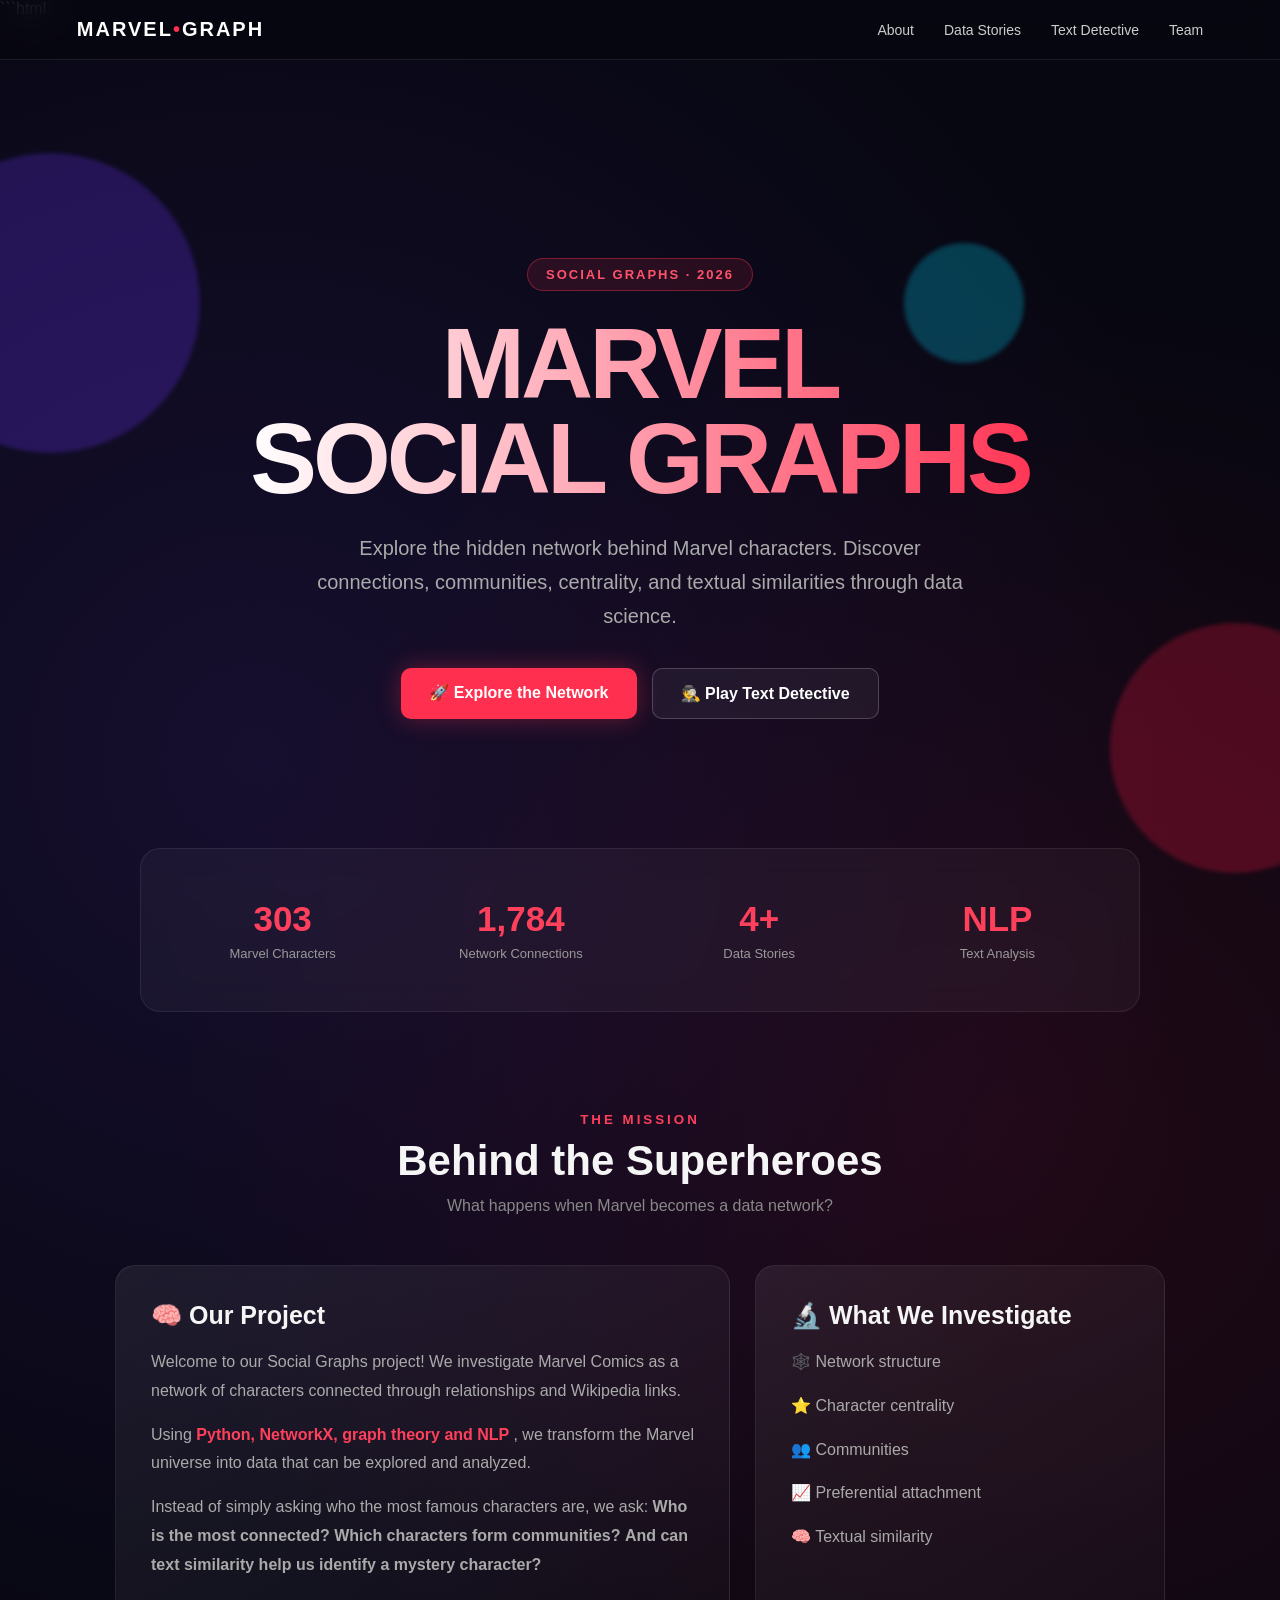
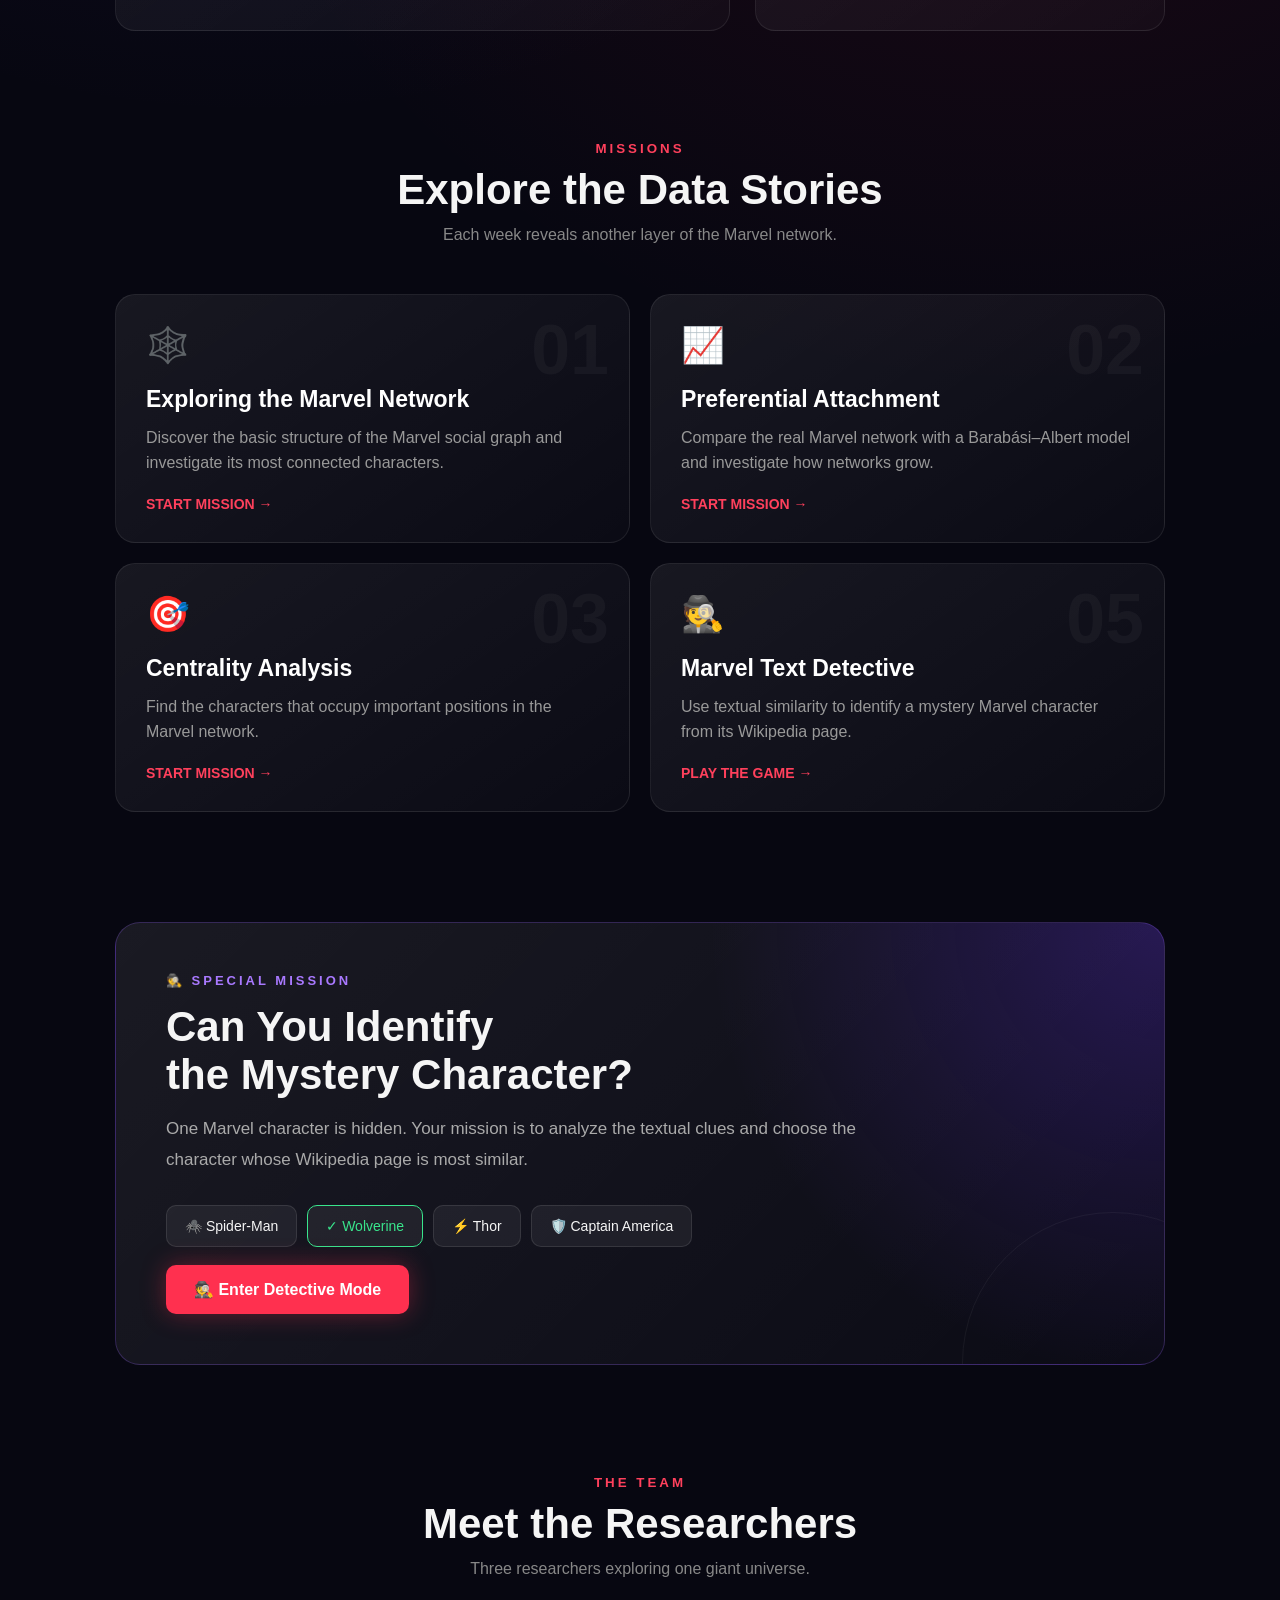
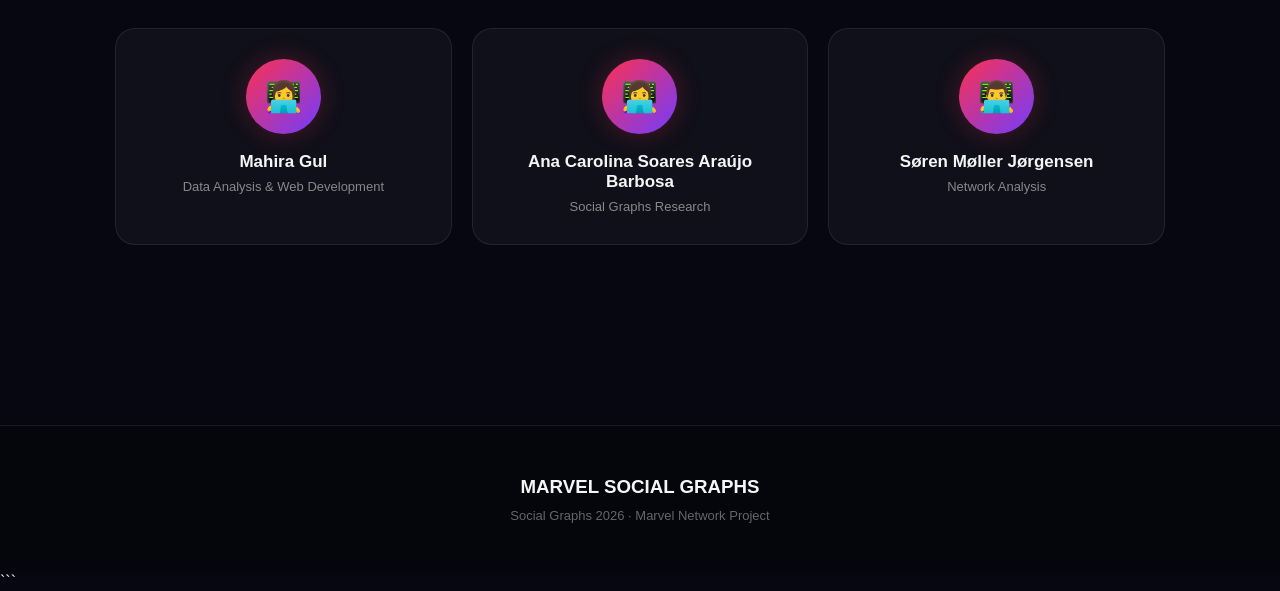
<file: newindex.html>
```html
<!DOCTYPE html>
<html lang="en">

<head>
    <meta charset="UTF-8">
    <meta name="viewport" content="width=device-width, initial-scale=1.0">

    <title>Marvel Social Graphs</title>

    <style>

        * {
            box-sizing: border-box;
            margin: 0;
            padding: 0;
        }

        html {
            scroll-behavior: smooth;
        }

        body {
            font-family: Arial, Helvetica, sans-serif;
            background:
                radial-gradient(circle at 20% 20%, rgba(90, 50, 180, 0.18), transparent 30%),
                radial-gradient(circle at 80% 30%, rgba(220, 20, 60, 0.12), transparent 30%),
                #070711;
            color: #f5f5f5;
            overflow-x: hidden;
        }

        /* =========================
           NAVIGATION
        ========================= */

        nav {
            position: fixed;
            top: 0;
            left: 0;
            width: 100%;
            z-index: 1000;

            display: flex;
            justify-content: space-between;
            align-items: center;

            padding: 18px 6%;

            background: rgba(7, 7, 17, 0.82);
            backdrop-filter: blur(15px);

            border-bottom: 1px solid rgba(255,255,255,0.08);
        }

        .logo {
            font-size: 20px;
            font-weight: 900;
            letter-spacing: 2px;
            color: white;
        }

        .logo span {
            color: #ff304f;
        }

        nav ul {
            list-style: none;
            display: flex;
            gap: 30px;
        }

        nav a {
            color: #ccc;
            text-decoration: none;
            font-size: 14px;
            transition: 0.3s;
        }

        nav a:hover {
            color: #ff304f;
        }

        /* =========================
           HERO
        ========================= */

        .hero {
            min-height: 100vh;

            display: flex;
            align-items: center;
            justify-content: center;

            text-align: center;

            padding: 120px 20px 80px;

            position: relative;
            overflow: hidden;
        }

        /* Animated circles */

        .orb {
            position: absolute;
            border-radius: 50%;
            filter: blur(2px);
            opacity: 0.25;
            animation: float 8s ease-in-out infinite;
        }

        .orb.one {
            width: 300px;
            height: 300px;
            background: #6c35ff;
            top: 15%;
            left: -100px;
        }

        .orb.two {
            width: 250px;
            height: 250px;
            background: #ff1744;
            bottom: 5%;
            right: -80px;
            animation-delay: 2s;
        }

        .orb.three {
            width: 120px;
            height: 120px;
            background: #00d9ff;
            top: 25%;
            right: 20%;
            animation-delay: 4s;
        }

        @keyframes float {
            0%,100% {
                transform: translateY(0);
            }

            50% {
                transform: translateY(-35px);
            }
        }

        .hero-content {
            max-width: 900px;
            position: relative;
            z-index: 2;
        }

        .badge {
            display: inline-block;

            padding: 8px 18px;
            border-radius: 30px;

            background: rgba(255,48,79,0.12);
            border: 1px solid rgba(255,48,79,0.4);

            color: #ff536c;

            font-size: 13px;
            font-weight: bold;
            letter-spacing: 2px;

            margin-bottom: 25px;
        }

        .hero h1 {
            font-size: clamp(50px, 8vw, 100px);
            font-weight: 900;

            line-height: 0.95;

            letter-spacing: -4px;

            margin-bottom: 25px;

            text-transform: uppercase;

            background: linear-gradient(
                90deg,
                #ffffff,
                #ff3655,
                #a86cff,
                #ffffff
            );

            background-size: 300%;

            -webkit-background-clip: text;
            -webkit-text-fill-color: transparent;

            animation: gradientMove 6s ease infinite;
        }

        @keyframes gradientMove {
            0% {
                background-position: 0%;
            }

            50% {
                background-position: 100%;
            }

            100% {
                background-position: 0%;
            }
        }

        .hero p {
            font-size: 20px;
            color: #aaa;
            max-width: 650px;
            margin: auto;
            line-height: 1.7;
        }

        .hero-buttons {
            margin-top: 35px;

            display: flex;
            justify-content: center;
            gap: 15px;

            flex-wrap: wrap;
        }

        .btn {
            display: inline-block;

            padding: 15px 28px;

            border-radius: 10px;

            text-decoration: none;

            font-weight: bold;

            transition: 0.3s;
        }

        .btn-primary {
            background: #ff304f;
            color: white;

            box-shadow:
                0 0 25px rgba(255,48,79,0.35);
        }

        .btn-primary:hover {
            transform: translateY(-4px);
            box-shadow:
                0 0 40px rgba(255,48,79,0.6);
        }

        .btn-secondary {
            border: 1px solid rgba(255,255,255,0.2);
            color: white;
            background: rgba(255,255,255,0.05);
        }

        .btn-secondary:hover {
            background: rgba(255,255,255,0.1);
            transform: translateY(-4px);
        }

        /* =========================
           STATS
        ========================= */

        .stats {
            max-width: 1000px;

            margin: -70px auto 100px;

            padding: 30px;

            position: relative;
            z-index: 10;

            display: grid;
            grid-template-columns: repeat(4, 1fr);
            gap: 15px;

            background: rgba(255,255,255,0.04);

            border: 1px solid rgba(255,255,255,0.08);

            border-radius: 20px;

            backdrop-filter: blur(15px);
        }

        .stat {
            text-align: center;
            padding: 20px;
        }

        .stat-number {
            font-size: 35px;
            font-weight: 900;

            color: #ff405c;

            margin-bottom: 7px;
        }

        .stat-label {
            font-size: 13px;
            color: #999;
        }

        /* =========================
           MAIN
        ========================= */

        main {
            max-width: 1100px;
            margin: auto;
            padding: 0 25px 100px;
        }

        .section-title {
            text-align: center;
            margin-bottom: 50px;
        }

        .section-title small {
            color: #ff405c;
            text-transform: uppercase;
            letter-spacing: 3px;
            font-weight: bold;
        }

        .section-title h2 {
            font-size: 42px;
            margin-top: 10px;
        }

        .section-title p {
            color: #888;
            margin-top: 12px;
        }

        /* =========================
           ABOUT
        ========================= */

        .about {
            display: grid;
            grid-template-columns: 1.2fr 0.8fr;
            gap: 25px;

            margin-bottom: 110px;
        }

        .glass-card {
            background: linear-gradient(
                145deg,
                rgba(255,255,255,0.07),
                rgba(255,255,255,0.025)
            );

            border: 1px solid rgba(255,255,255,0.08);

            border-radius: 20px;

            padding: 35px;

            transition: 0.35s;

            position: relative;
            overflow: hidden;
        }

        .glass-card:hover {
            transform: translateY(-7px);

            border-color: rgba(255,48,79,0.4);

            box-shadow:
                0 15px 50px rgba(0,0,0,0.35);
        }

        .glass-card h3 {
            font-size: 25px;
            margin-bottom: 18px;
        }

        .glass-card p {
            color: #aaa;
            line-height: 1.8;
            margin-bottom: 15px;
        }

        .highlight {
            color: #ff405c;
            font-weight: bold;
        }

        /* =========================
           DATA STORIES
        ========================= */

        .missions {
            display: grid;
            grid-template-columns: repeat(2, 1fr);
            gap: 20px;

            margin-bottom: 110px;
        }

        .mission {
            position: relative;

            padding: 30px;

            border-radius: 20px;

            background:
                linear-gradient(
                    145deg,
                    rgba(255,255,255,0.07),
                    rgba(255,255,255,0.02)
                );

            border: 1px solid rgba(255,255,255,0.08);

            text-decoration: none;
            color: white;

            overflow: hidden;

            transition: 0.35s;
        }

        .mission:hover {
            transform: translateY(-8px) scale(1.01);

            border-color: rgba(255,48,79,0.5);

            box-shadow:
                0 20px 50px rgba(0,0,0,0.4);
        }

        .mission-number {
            position: absolute;

            right: 20px;
            top: 15px;

            font-size: 70px;
            font-weight: 900;

            color: rgba(255,255,255,0.04);
        }

        .mission-icon {
            font-size: 35px;
            margin-bottom: 20px;
        }

        .mission h3 {
            font-size: 23px;
            margin-bottom: 12px;
        }

        .mission p {
            color: #999;
            line-height: 1.6;
        }

        .explore {
            display: inline-block;

            margin-top: 20px;

            color: #ff405c;

            font-size: 14px;
            font-weight: bold;
        }

        /* =========================
           TEXT DETECTIVE FEATURE
        ========================= */

        .detective {
            margin-bottom: 110px;

            padding: 50px;

            border-radius: 25px;

            background:
                radial-gradient(
                    circle at top right,
                    rgba(108,53,255,0.25),
                    transparent 40%
                ),
                linear-gradient(
                    135deg,
                    rgba(255,255,255,0.08),
                    rgba(255,255,255,0.02)
                );

            border: 1px solid rgba(150,100,255,0.25);

            position: relative;

            overflow: hidden;
        }

        .detective::before {
            content: "";

            position: absolute;

            width: 300px;
            height: 300px;

            border: 1px solid rgba(255,255,255,0.05);

            border-radius: 50%;

            right: -100px;
            bottom: -150px;
        }

        .detective-content {
            max-width: 700px;
            position: relative;
            z-index: 2;
        }

        .detective-label {
            color: #a979ff;

            text-transform: uppercase;

            letter-spacing: 3px;

            font-size: 13px;

            font-weight: bold;
        }

        .detective h2 {
            font-size: 42px;

            margin: 15px 0;
        }

        .detective p {
            color: #aaa;

            line-height: 1.8;

            font-size: 17px;
        }

        .game-preview {
            display: flex;

            gap: 10px;

            margin-top: 30px;

            flex-wrap: wrap;
        }

        .answer {
            padding: 12px 18px;

            border-radius: 10px;

            background: rgba(255,255,255,0.06);

            border: 1px solid rgba(255,255,255,0.1);

            font-size: 14px;
        }

        .answer.correct {
            border-color: #39e58c;

            color: #39e58c;
        }

        /* =========================
           TEAM
        ========================= */

        .team {
            display: grid;

            grid-template-columns: repeat(3, 1fr);

            gap: 20px;

            margin-bottom: 80px;
        }

        .member {
            text-align: center;

            padding: 30px;

            background: rgba(255,255,255,0.04);

            border: 1px solid rgba(255,255,255,0.08);

            border-radius: 20px;

            transition: 0.3s;
        }

        .member:hover {
            transform: translateY(-6px);

            border-color: rgba(255,48,79,0.3);
        }

        .avatar {
            width: 75px;
            height: 75px;

            border-radius: 50%;

            margin: auto auto 18px;

            display: flex;

            align-items: center;
            justify-content: center;

            font-size: 30px;

            background:
                linear-gradient(
                    135deg,
                    #ff304f,
                    #713cff
                );

            box-shadow:
                0 0 25px rgba(255,48,79,0.25);
        }

        .member h3 {
            font-size: 17px;
            margin-bottom: 7px;
        }

        .member p {
            color: #888;
            font-size: 13px;
        }

        /* =========================
           FOOTER
        ========================= */

        footer {
            text-align: center;

            padding: 50px 20px;

            border-top: 1px solid rgba(255,255,255,0.08);

            background: #05050c;
        }

        footer h3 {
            margin-bottom: 10px;
        }

        footer p {
            color: #666;
            font-size: 13px;
        }

        /* =========================
           RESPONSIVE
        ========================= */

        @media (max-width: 800px) {

            nav ul {
                display: none;
            }

            .stats {
                grid-template-columns: repeat(2, 1fr);

                margin: -30px 20px 70px;
            }

            .about {
                grid-template-columns: 1fr;
            }

            .missions {
                grid-template-columns: 1fr;
            }

            .team {
                grid-template-columns: 1fr;
            }

            .detective {
                padding: 35px 25px;
            }

            .detective h2 {
                font-size: 32px;
            }

            .section-title h2 {
                font-size: 32px;
            }
        }

        @media (max-width: 500px) {

            .stats {
                grid-template-columns: 1fr 1fr;
                padding: 15px;
            }

            .stat {
                padding: 12px 5px;
            }

            .stat-number {
                font-size: 28px;
            }

            .hero h1 {
                letter-spacing: -2px;
            }
        }

    </style>

</head>


<body>


<!-- =========================
     NAVIGATION
========================= -->

<nav>

    <div class="logo">
        MARVEL<span>•</span>GRAPH
    </div>

    <ul>
        <li><a href="#about">About</a></li>
        <li><a href="#missions">Data Stories</a></li>
        <li><a href="#detective">Text Detective</a></li>
        <li><a href="#team">Team</a></li>
    </ul>

</nav>



<!-- =========================
     HERO
========================= -->

<section class="hero">

    <div class="orb one"></div>
    <div class="orb two"></div>
    <div class="orb three"></div>

    <div class="hero-content">

        <div class="badge">
            SOCIAL GRAPHS · 2026
        </div>

        <h1>
            MARVEL<br>
            SOCIAL GRAPHS
        </h1>

        <p>
            Explore the hidden network behind Marvel characters.
            Discover connections, communities, centrality,
            and textual similarities through data science.
        </p>

        <div class="hero-buttons">

            <a href="#missions" class="btn btn-primary">
                🚀 Explore the Network
            </a>

            <a href="#detective" class="btn btn-secondary">
                🕵️ Play Text Detective
            </a>

        </div>

    </div>

</section>



<!-- =========================
     STATS
========================= -->

<div class="stats">

    <div class="stat">

        <div class="stat-number">
            303
        </div>

        <div class="stat-label">
            Marvel Characters
        </div>

    </div>


    <div class="stat">

        <div class="stat-number">
            1,784
        </div>

        <div class="stat-label">
            Network Connections
        </div>

    </div>


    <div class="stat">

        <div class="stat-number">
            4+
        </div>

        <div class="stat-label">
            Data Stories
        </div>

    </div>


    <div class="stat">

        <div class="stat-number">
            NLP
        </div>

        <div class="stat-label">
            Text Analysis
        </div>

    </div>

</div>



<main>


<!-- =========================
     ABOUT
========================= -->

<section id="about">

    <div class="section-title">

        <small>THE MISSION</small>

        <h2>Behind the Superheroes</h2>

        <p>
            What happens when Marvel becomes a data network?
        </p>

    </div>


    <div class="about">


        <div class="glass-card">

            <h3>
                🧠 Our Project
            </h3>

            <p>
                Welcome to our Social Graphs project!
                We investigate Marvel Comics as a network
                of characters connected through relationships
                and Wikipedia links.
            </p>

            <p>
                Using <span class="highlight">
                Python, NetworkX, graph theory and NLP
                </span>,
                we transform the Marvel universe into data
                that can be explored and analyzed.
            </p>

            <p>
                Instead of simply asking who the most famous
                characters are, we ask:
                <strong>Who is the most connected?</strong>
                <strong>Which characters form communities?</strong>
                <strong>And can text similarity help us identify a mystery character?</strong>
            </p>

        </div>


        <div class="glass-card">

            <h3>
                🔬 What We Investigate
            </h3>

            <p>
                🕸️ Network structure
            </p>

            <p>
                ⭐ Character centrality
            </p>

            <p>
                👥 Communities
            </p>

            <p>
                📈 Preferential attachment
            </p>

            <p>
                🧠 Textual similarity
            </p>

        </div>

    </div>

</section>



<!-- =========================
     DATA STORIES
========================= -->

<section id="missions">

    <div class="section-title">

        <small>MISSIONS</small>

        <h2>Explore the Data Stories</h2>

        <p>
            Each week reveals another layer of the Marvel network.
        </p>

    </div>


    <div class="missions">


        <a href="week1.html" class="mission">

            <div class="mission-number">
                01
            </div>

            <div class="mission-icon">
                🕸️
            </div>

            <h3>
                Exploring the Marvel Network
            </h3>

            <p>
                Discover the basic structure of the Marvel
                social graph and investigate its most connected
                characters.
            </p>

            <span class="explore">
                START MISSION →
            </span>

        </a>



        <a href="week2/index.html" class="mission">

            <div class="mission-number">
                02
            </div>

            <div class="mission-icon">
                📈
            </div>

            <h3>
                Preferential Attachment
            </h3>

            <p>
                Compare the real Marvel network with a
                Barabási–Albert model and investigate
                how networks grow.
            </p>

            <span class="explore">
                START MISSION →
            </span>

        </a>



        <a href="week3/index.html" class="mission">

            <div class="mission-number">
                03
            </div>

            <div class="mission-icon">
                🎯
            </div>

            <h3>
                Centrality Analysis
            </h3>

            <p>
                Find the characters that occupy important
                positions in the Marvel network.
            </p>

            <span class="explore">
                START MISSION →
            </span>

        </a>



        <a href="week%205/index.html" class="mission">

            <div class="mission-number">
                05
            </div>

            <div class="mission-icon">
                🕵️
            </div>

            <h3>
                Marvel Text Detective
            </h3>

            <p>
                Use textual similarity to identify a mystery
                Marvel character from its Wikipedia page.
            </p>

            <span class="explore">
                PLAY THE GAME →
            </span>

        </a>


    </div>

</section>



<!-- =========================
     TEXT DETECTIVE
========================= -->

<section id="detective">

    <div class="detective">

        <div class="detective-content">

            <div class="detective-label">
                🕵️ SPECIAL MISSION
            </div>

            <h2>
                Can You Identify<br>
                the Mystery Character?
            </h2>

            <p>
                One Marvel character is hidden.
                Your mission is to analyze the textual clues
                and choose the character whose Wikipedia page
                is most similar.
            </p>


            <div class="game-preview">

                <div class="answer">
                    🕷️ Spider-Man
                </div>

                <div class="answer correct">
                    ✓ Wolverine
                </div>

                <div class="answer">
                    ⚡ Thor
                </div>

                <div class="answer">
                    🛡️ Captain America
                </div>

            </div>


            <br>


            <a
                href="week%205/index.html"
                class="btn btn-primary"
            >
                🕵️ Enter Detective Mode
            </a>

        </div>

    </div>

</section>



<!-- =========================
     TEAM
========================= -->

<section id="team">

    <div class="section-title">

        <small>THE TEAM</small>

        <h2>Meet the Researchers</h2>

        <p>
            Three researchers exploring one giant universe.
        </p>

    </div>


    <div class="team">


        <div class="member">

            <div class="avatar">
                👩‍💻
            </div>

            <h3>
                Mahira Gul
            </h3>

            <p>
                Data Analysis & Web Development
            </p>

        </div>


        <div class="member">

            <div class="avatar">
                👩‍💻
            </div>

            <h3>
                Ana Carolina Soares Araújo Barbosa
            </h3>

            <p>
                Social Graphs Research
            </p>

        </div>


        <div class="member">

            <div class="avatar">
                👨‍💻
            </div>

            <h3>
                Søren Møller Jørgensen
            </h3>

            <p>
                Network Analysis
            </p>

        </div>


    </div>

</section>


</main>



<!-- =========================
     FOOTER
========================= -->

<footer>

    <h3>
        MARVEL SOCIAL GRAPHS
    </h3>

    <p>
        Social Graphs 2026 · Marvel Network Project
    </p>

</footer>


</body>

</html>
```
</file>
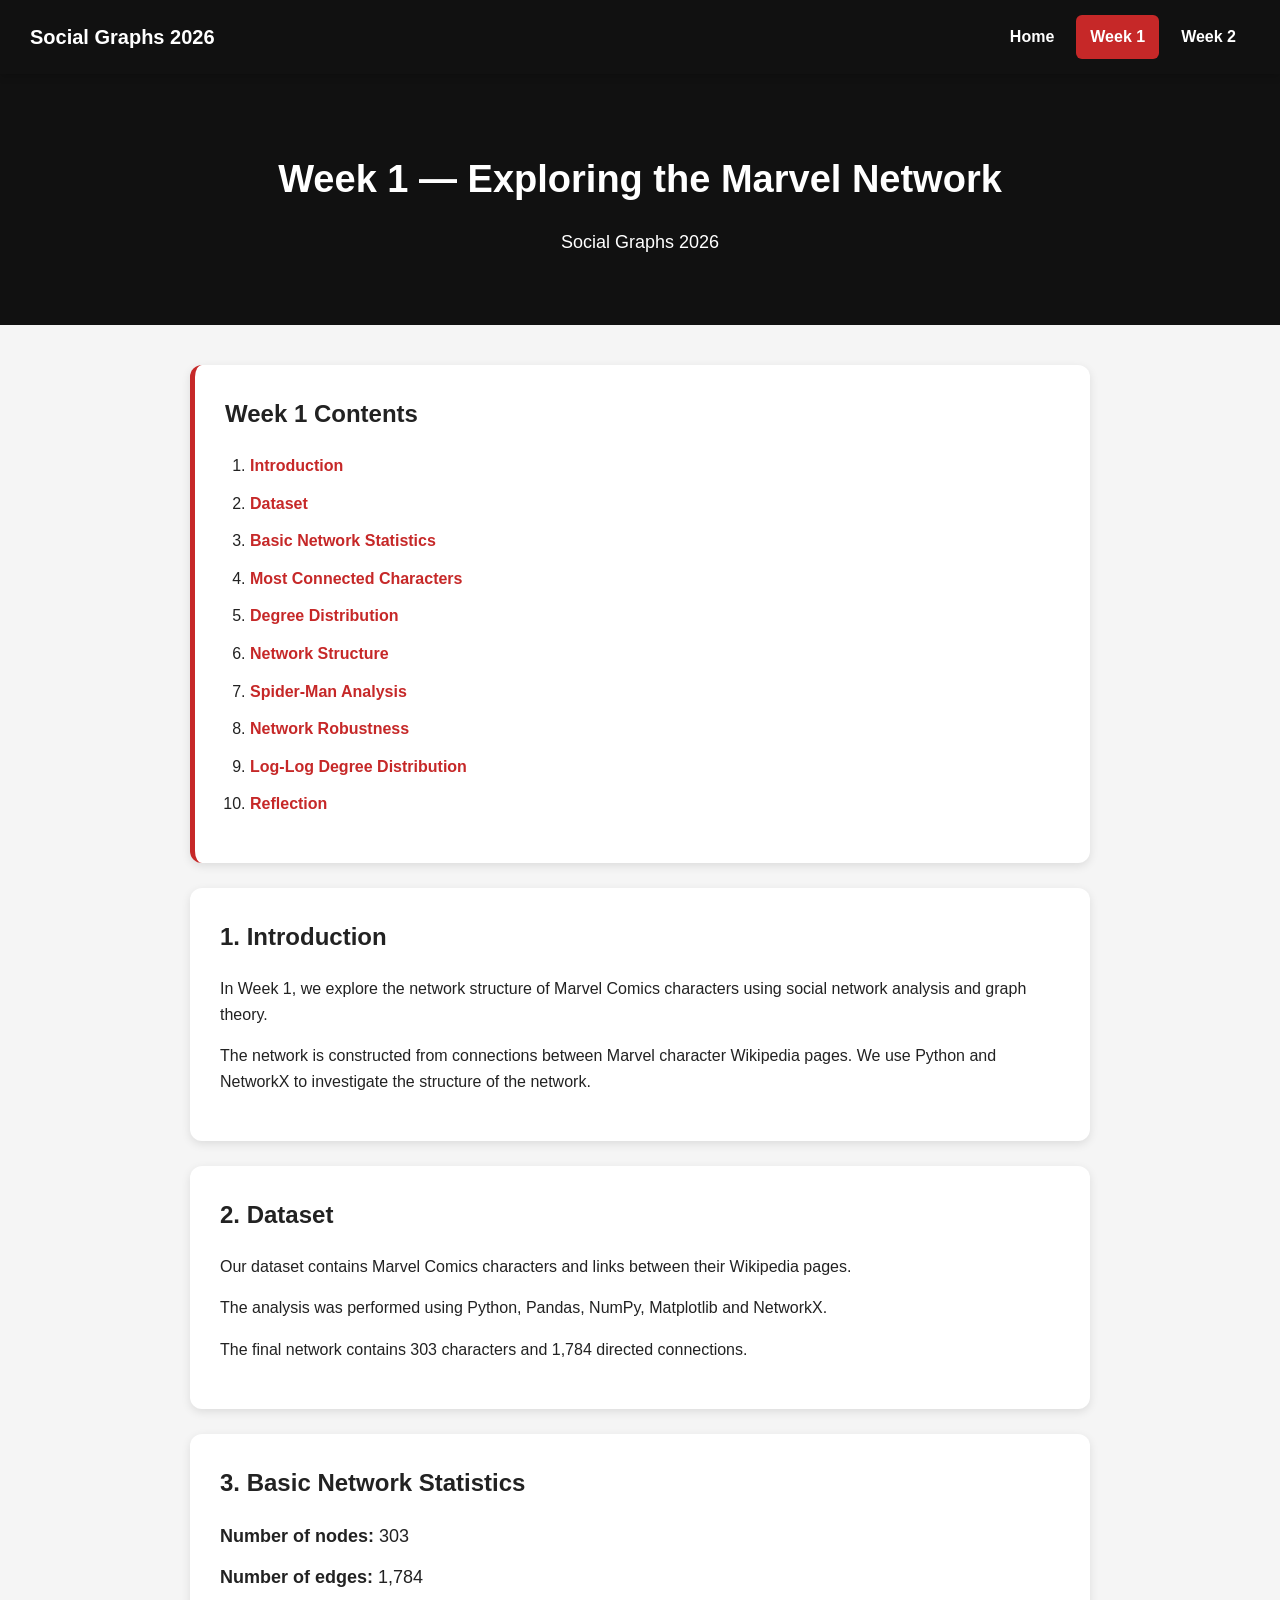
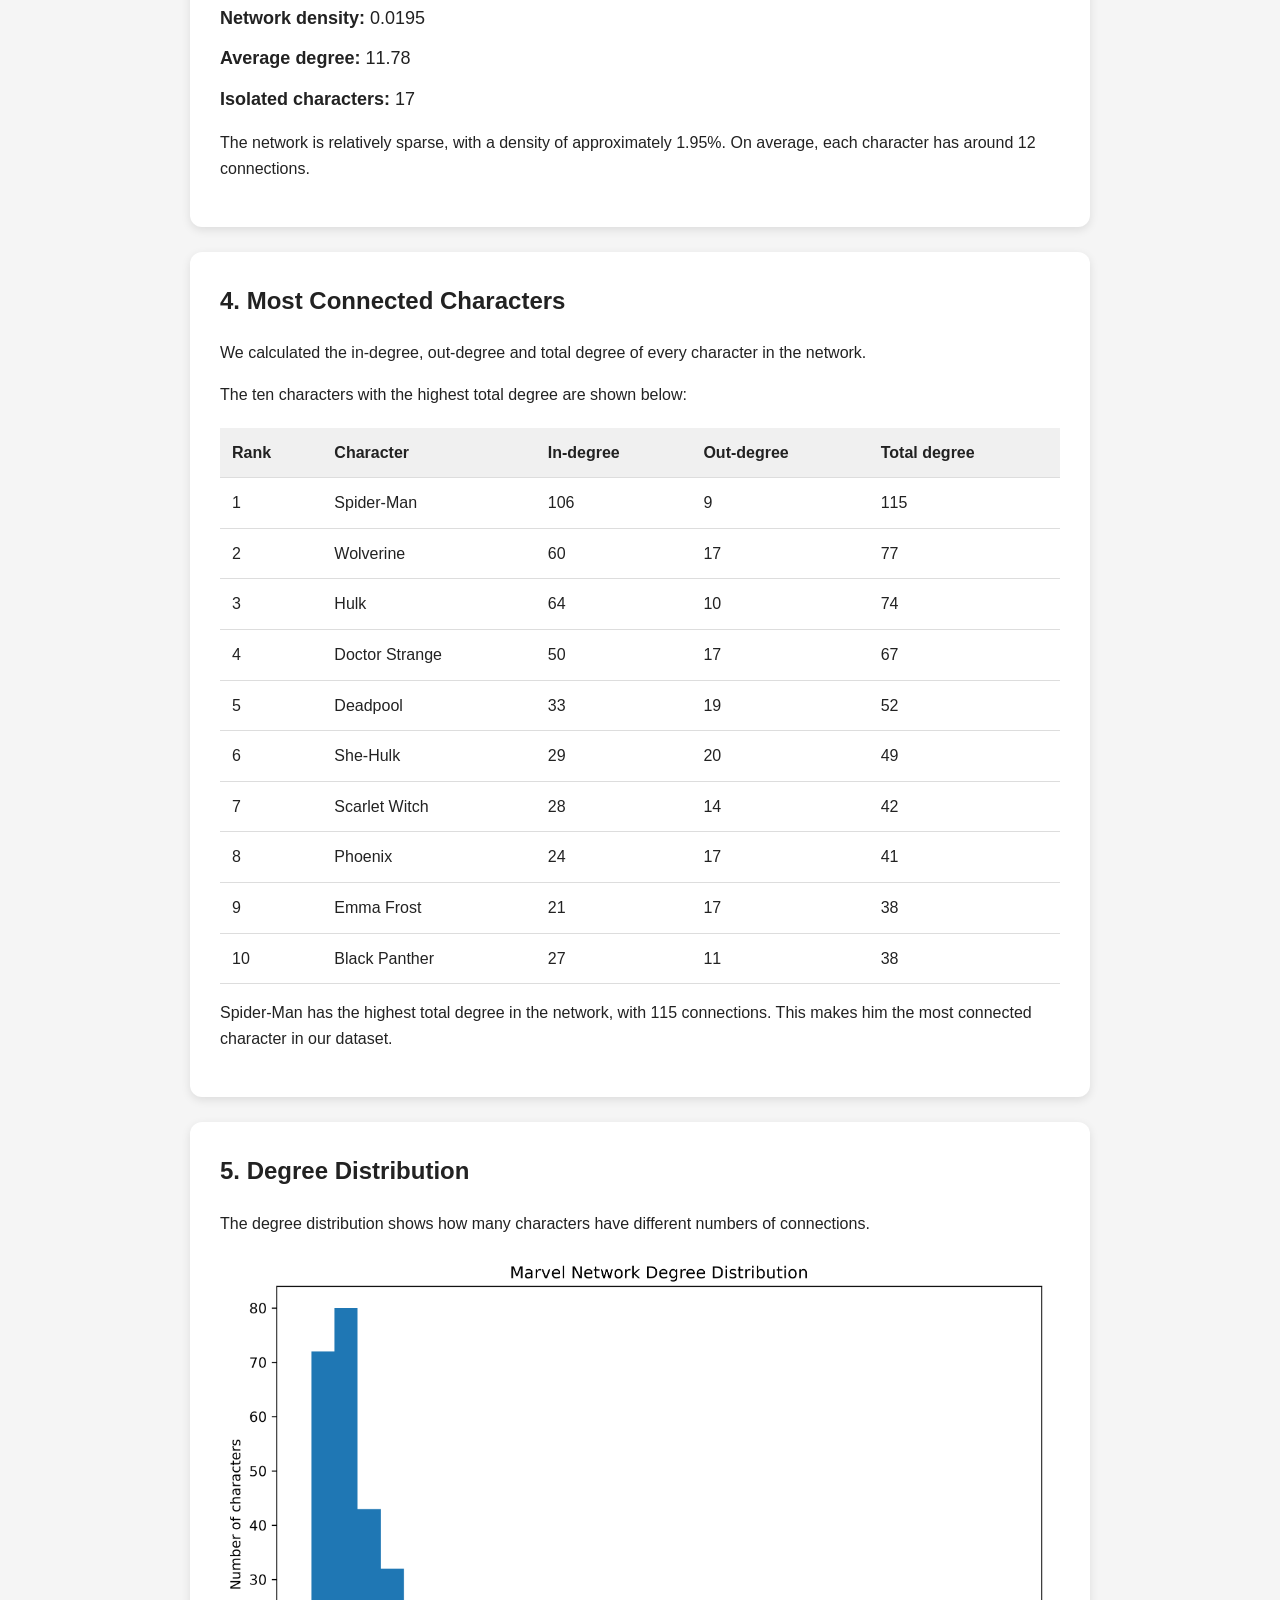
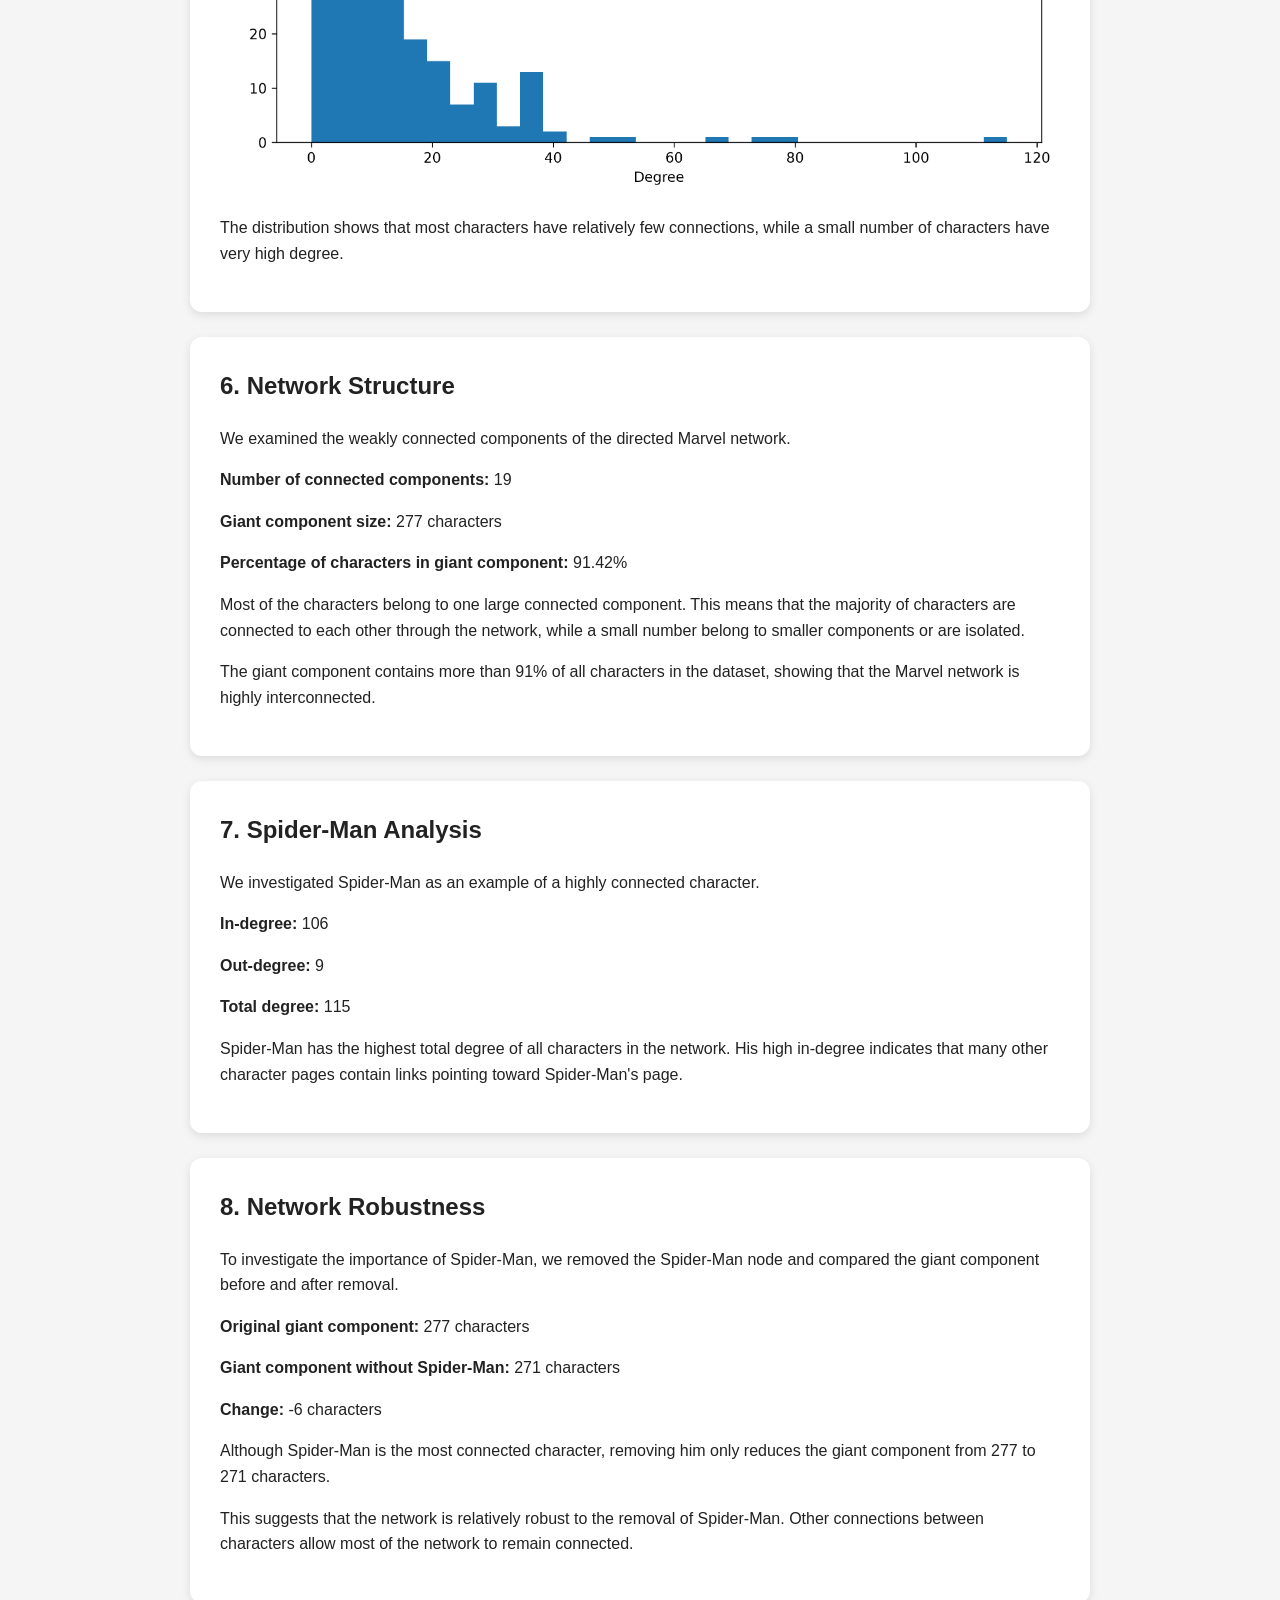
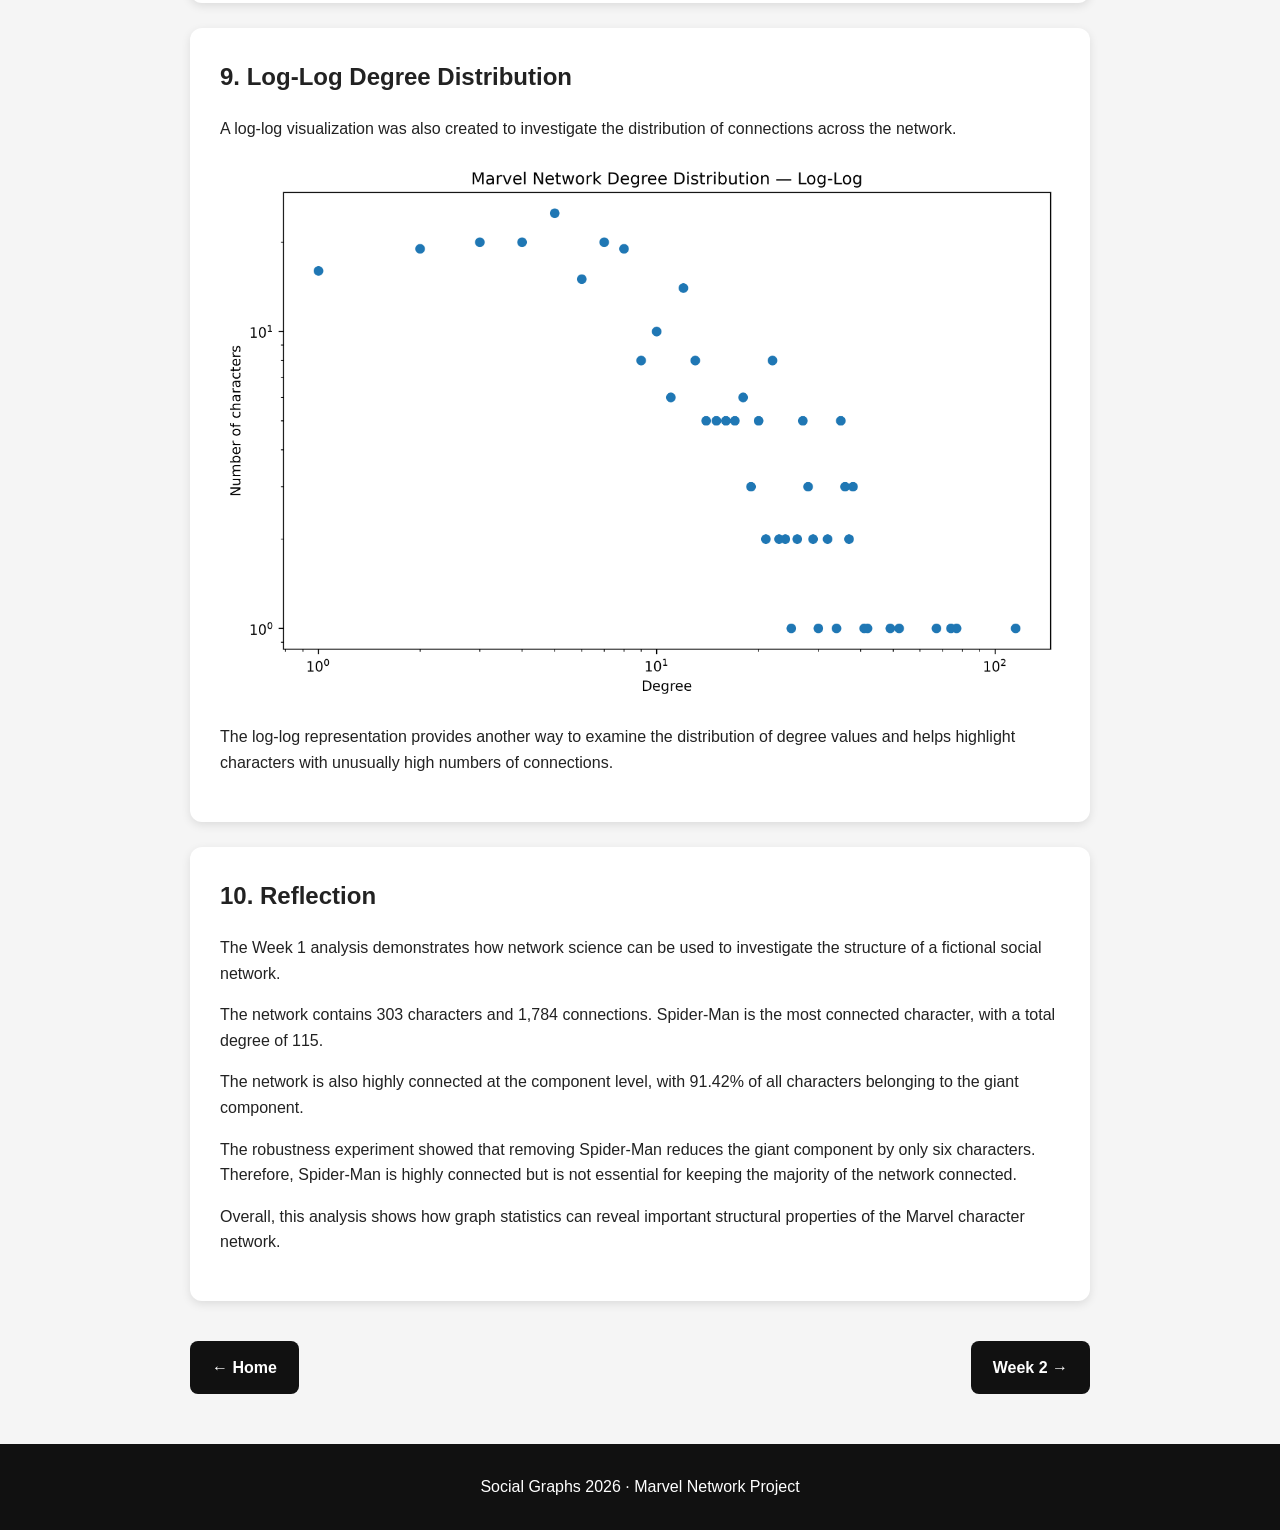
<file: week1.html>
<!DOCTYPE html>
<html lang="en">

<head>

    <meta charset="UTF-8">

    <meta name="viewport" content="width=device-width, initial-scale=1.0">

    <title>Week 1 — Marvel Social Graphs</title>

    <style>

        /* =========================
           GENERAL
        ========================= */

        body {
            font-family: Arial, sans-serif;
            margin: 0;
            background: #f5f5f5;
            color: #222;
            line-height: 1.6;
        }


        /* =========================
           TOP NAVIGATION
        ========================= */

        .navbar {
            background: #111;
            color: white;
            padding: 15px 30px;

            display: flex;
            justify-content: space-between;
            align-items: center;

            position: sticky;
            top: 0;
            z-index: 1000;

            box-shadow: 0 2px 8px rgba(0,0,0,0.2);
        }

        .nav-title {
            font-size: 20px;
            font-weight: bold;
        }

        .nav-links {
            display: flex;
            gap: 8px;
        }

        .nav-links a {
            color: white;
            text-decoration: none;
            font-weight: bold;

            padding: 9px 14px;

            border-radius: 6px;
        }

        .nav-links a:hover {
            background: #c62828;
        }

        .nav-links a.active {
            background: #c62828;
        }


        /* =========================
           HEADER
        ========================= */

        header {
            background: #111;
            color: white;

            padding: 50px 20px;

            text-align: center;
        }

        header h1 {
            font-size: 38px;
            margin-bottom: 10px;
        }

        header p {
            font-size: 18px;
        }


        /* =========================
           MAIN
        ========================= */

        main {
            max-width: 900px;
            margin: 40px auto;
            padding: 0 20px;
        }


        /* =========================
           CARDS
        ========================= */

        .card {
            background: white;

            padding: 30px;

            margin-bottom: 25px;

            border-radius: 12px;

            box-shadow: 0 3px 10px rgba(0,0,0,0.1);

            scroll-margin-top: 90px;
        }

        .card h2 {
            margin-top: 0;
        }


        /* =========================
           TABLE OF CONTENTS
        ========================= */

        .toc {
            border-left: 5px solid #c62828;
        }

        .toc ol {
            padding-left: 25px;
        }

        .toc li {
            margin: 12px 0;
        }

        .toc a {
            color: #c62828;
            text-decoration: none;
            font-weight: bold;
        }

        .toc a:hover {
            text-decoration: underline;
        }


        /* =========================
           STATISTICS
        ========================= */

        .stat {
            font-size: 18px;
            margin: 12px 0;
        }


        /* =========================
           IMAGES
        ========================= */

        img {
            max-width: 100%;
            display: block;

            margin: 20px auto;

            border-radius: 8px;
        }


        /* =========================
           TABLE
        ========================= */

        table {
            width: 100%;
            border-collapse: collapse;
            margin-top: 20px;
        }

        th,
        td {
            padding: 12px;

            border-bottom: 1px solid #ddd;

            text-align: left;
        }

        th {
            background: #f0f0f0;
        }

        tr:hover {
            background: #fafafa;
        }


        /* =========================
           BOTTOM NAVIGATION
        ========================= */

        .week-navigation {
            display: flex;

            justify-content: space-between;
            align-items: center;

            margin-top: 40px;

            gap: 15px;
        }

        .nav-button {
            background: #111;

            color: white;

            padding: 14px 22px;

            border-radius: 8px;

            text-decoration: none;

            font-weight: bold;
        }

        .nav-button:hover {
            background: #c62828;
        }


        /* =========================
           FOOTER
        ========================= */

        footer {
            text-align: center;

            padding: 30px;

            background: #111;

            color: white;

            margin-top: 50px;
        }


        /* =========================
           MOBILE
        ========================= */

        @media (max-width: 700px) {

            .navbar {
                flex-direction: column;
                gap: 12px;
            }

            .nav-links {
                flex-wrap: wrap;
                justify-content: center;
            }

            .nav-links a {
                font-size: 14px;
                padding: 8px 10px;
            }

            header h1 {
                font-size: 28px;
            }

            .card {
                padding: 20px;
            }

            table {
                font-size: 13px;
            }

            .week-navigation {
                flex-direction: column;
            }

            .nav-button {
                width: 100%;
                text-align: center;
                box-sizing: border-box;
            }

        }

    </style>

</head>


<body>


<!-- =========================
     TOP NAVIGATION
========================= -->

<nav class="navbar">

    <div class="nav-title">
        Social Graphs 2026
    </div>

    <div class="nav-links">

        <a href="index.html">
            Home
        </a>

        <a href="week1.html" class="active">
            Week 1
        </a>

        <a href="week2/index.html">
            Week 2
        </a>

    </div>

</nav>


<!-- =========================
     HEADER
========================= -->

<header>

    <h1>
        Week 1 — Exploring the Marvel Network
    </h1>

    <p>
        Social Graphs 2026
    </p>

</header>


<main>


<!-- =========================
     TABLE OF CONTENTS
========================= -->

<div class="card toc">

    <h2>Week 1 Contents</h2>

    <ol>

        <li>
            <a href="#introduction">
                Introduction
            </a>
        </li>

        <li>
            <a href="#dataset">
                Dataset
            </a>
        </li>

        <li>
            <a href="#statistics">
                Basic Network Statistics
            </a>
        </li>

        <li>
            <a href="#connected">
                Most Connected Characters
            </a>
        </li>

        <li>
            <a href="#distribution">
                Degree Distribution
            </a>
        </li>

        <li>
            <a href="#structure">
                Network Structure
            </a>
        </li>

        <li>
            <a href="#spiderman">
                Spider-Man Analysis
            </a>
        </li>

        <li>
            <a href="#robustness">
                Network Robustness
            </a>
        </li>

        <li>
            <a href="#loglog">
                Log-Log Degree Distribution
            </a>
        </li>

        <li>
            <a href="#reflection">
                Reflection
            </a>
        </li>

    </ol>

</div>


<!-- =========================
     SECTION 1
========================= -->

<div class="card" id="introduction">

    <h2>1. Introduction</h2>

    <p>
        In Week 1, we explore the network structure of
        Marvel Comics characters using social network
        analysis and graph theory.
    </p>

    <p>
        The network is constructed from connections
        between Marvel character Wikipedia pages.
        We use Python and NetworkX to investigate
        the structure of the network.
    </p>

</div>


<!-- =========================
     SECTION 2
========================= -->

<div class="card" id="dataset">

    <h2>2. Dataset</h2>

    <p>
        Our dataset contains Marvel Comics characters
        and links between their Wikipedia pages.
    </p>

    <p>
        The analysis was performed using Python,
        Pandas, NumPy, Matplotlib and NetworkX.
    </p>

    <p>
        The final network contains 303 characters and
        1,784 directed connections.
    </p>

</div>


<!-- =========================
     SECTION 3
========================= -->

<div class="card" id="statistics">

    <h2>3. Basic Network Statistics</h2>

    <p class="stat">
        <strong>Number of nodes:</strong>
        303
    </p>

    <p class="stat">
        <strong>Number of edges:</strong>
        1,784
    </p>

    <p class="stat">
        <strong>Network density:</strong>
        0.0195
    </p>

    <p class="stat">
        <strong>Average degree:</strong>
        11.78
    </p>

    <p class="stat">
        <strong>Isolated characters:</strong>
        17
    </p>

    <p>
        The network is relatively sparse, with a density of
        approximately 1.95%. On average, each character has
        around 12 connections.
    </p>

</div>


<!-- =========================
     SECTION 4
========================= -->

<div class="card" id="connected">

    <h2>4. Most Connected Characters</h2>

    <p>
        We calculated the in-degree, out-degree and
        total degree of every character in the network.
    </p>

    <p>
        The ten characters with the highest total degree
        are shown below:
    </p>

    <table>

        <tr>
            <th>Rank</th>
            <th>Character</th>
            <th>In-degree</th>
            <th>Out-degree</th>
            <th>Total degree</th>
        </tr>

        <tr>
            <td>1</td>
            <td>Spider-Man</td>
            <td>106</td>
            <td>9</td>
            <td>115</td>
        </tr>

        <tr>
            <td>2</td>
            <td>Wolverine</td>
            <td>60</td>
            <td>17</td>
            <td>77</td>
        </tr>

        <tr>
            <td>3</td>
            <td>Hulk</td>
            <td>64</td>
            <td>10</td>
            <td>74</td>
        </tr>

        <tr>
            <td>4</td>
            <td>Doctor Strange</td>
            <td>50</td>
            <td>17</td>
            <td>67</td>
        </tr>

        <tr>
            <td>5</td>
            <td>Deadpool</td>
            <td>33</td>
            <td>19</td>
            <td>52</td>
        </tr>

        <tr>
            <td>6</td>
            <td>She-Hulk</td>
            <td>29</td>
            <td>20</td>
            <td>49</td>
        </tr>

        <tr>
            <td>7</td>
            <td>Scarlet Witch</td>
            <td>28</td>
            <td>14</td>
            <td>42</td>
        </tr>

        <tr>
            <td>8</td>
            <td>Phoenix</td>
            <td>24</td>
            <td>17</td>
            <td>41</td>
        </tr>

        <tr>
            <td>9</td>
            <td>Emma Frost</td>
            <td>21</td>
            <td>17</td>
            <td>38</td>
        </tr>

        <tr>
            <td>10</td>
            <td>Black Panther</td>
            <td>27</td>
            <td>11</td>
            <td>38</td>
        </tr>

    </table>

    <p>
        Spider-Man has the highest total degree in the
        network, with 115 connections. This makes him
        the most connected character in our dataset.
    </p>

</div>


<!-- =========================
     SECTION 5
========================= -->

<div class="card" id="distribution">

    <h2>5. Degree Distribution</h2>

    <p>
        The degree distribution shows how many
        characters have different numbers of connections.
    </p>

    <img
        src="figures/degree_distribution.png"
        alt="Marvel Network Degree Distribution"
    >

    <p>
        The distribution shows that most characters have
        relatively few connections, while a small number
        of characters have very high degree.
    </p>

</div>


<!-- =========================
     SECTION 6
========================= -->

<div class="card" id="structure">

    <h2>6. Network Structure</h2>

    <p>
        We examined the weakly connected components
        of the directed Marvel network.
    </p>

    <p>
        <strong>Number of connected components:</strong>
        19
    </p>

    <p>
        <strong>Giant component size:</strong>
        277 characters
    </p>

    <p>
        <strong>Percentage of characters in giant component:</strong>
        91.42%
    </p>

    <p>
        Most of the characters belong to one large
        connected component. This means that the majority
        of characters are connected to each other through
        the network, while a small number belong to
        smaller components or are isolated.
    </p>

    <p>
        The giant component contains more than 91% of all
        characters in the dataset, showing that the Marvel
        network is highly interconnected.
    </p>

</div>


<!-- =========================
     SECTION 7
========================= -->

<div class="card" id="spiderman">

    <h2>7. Spider-Man Analysis</h2>

    <p>
        We investigated Spider-Man as an example of
        a highly connected character.
    </p>

    <p>
        <strong>In-degree:</strong>
        106
    </p>

    <p>
        <strong>Out-degree:</strong>
        9
    </p>

    <p>
        <strong>Total degree:</strong>
        115
    </p>

    <p>
        Spider-Man has the highest total degree of all
        characters in the network. His high in-degree
        indicates that many other character pages contain
        links pointing toward Spider-Man's page.
    </p>

</div>


<!-- =========================
     SECTION 8
========================= -->

<div class="card" id="robustness">

    <h2>8. Network Robustness</h2>

    <p>
        To investigate the importance of Spider-Man,
        we removed the Spider-Man node and compared
        the giant component before and after removal.
    </p>

    <p>
        <strong>Original giant component:</strong>
        277 characters
    </p>

    <p>
        <strong>Giant component without Spider-Man:</strong>
        271 characters
    </p>

    <p>
        <strong>Change:</strong>
        -6 characters
    </p>

    <p>
        Although Spider-Man is the most connected character,
        removing him only reduces the giant component from
        277 to 271 characters.
    </p>

    <p>
        This suggests that the network is relatively robust
        to the removal of Spider-Man. Other connections
        between characters allow most of the network to
        remain connected.
    </p>

</div>


<!-- =========================
     SECTION 9
========================= -->

<div class="card" id="loglog">

    <h2>9. Log-Log Degree Distribution</h2>

    <p>
        A log-log visualization was also created to
        investigate the distribution of connections
        across the network.
    </p>

    <img
        src="figures/degree_distribution_loglog.png"
        alt="Marvel Network Degree Distribution Log-Log"
    >

    <p>
        The log-log representation provides another way
        to examine the distribution of degree values and
        helps highlight characters with unusually high
        numbers of connections.
    </p>

</div>


<!-- =========================
     SECTION 10
========================= -->

<div class="card" id="reflection">

    <h2>10. Reflection</h2>

    <p>
        The Week 1 analysis demonstrates how network
        science can be used to investigate the structure
        of a fictional social network.
    </p>

    <p>
        The network contains 303 characters and 1,784
        connections. Spider-Man is the most connected
        character, with a total degree of 115.
    </p>

    <p>
        The network is also highly connected at the
        component level, with 91.42% of all characters
        belonging to the giant component.
    </p>

    <p>
        The robustness experiment showed that removing
        Spider-Man reduces the giant component by only
        six characters. Therefore, Spider-Man is highly
        connected but is not essential for keeping the
        majority of the network connected.
    </p>

    <p>
        Overall, this analysis shows how graph statistics
        can reveal important structural properties of
        the Marvel character network.
    </p>

</div>


<!-- =========================
     BOTTOM NAVIGATION
========================= -->

<div class="week-navigation">

    <a href="index.html" class="nav-button">
        ← Home
    </a>

    <a href="week2/index.html" class="nav-button">
        Week 2 →
    </a>

</div>


</main>


<!-- =========================
     FOOTER
========================= -->

<footer>

    Social Graphs 2026 · Marvel Network Project

</footer>


</body>

</html>
</file>
